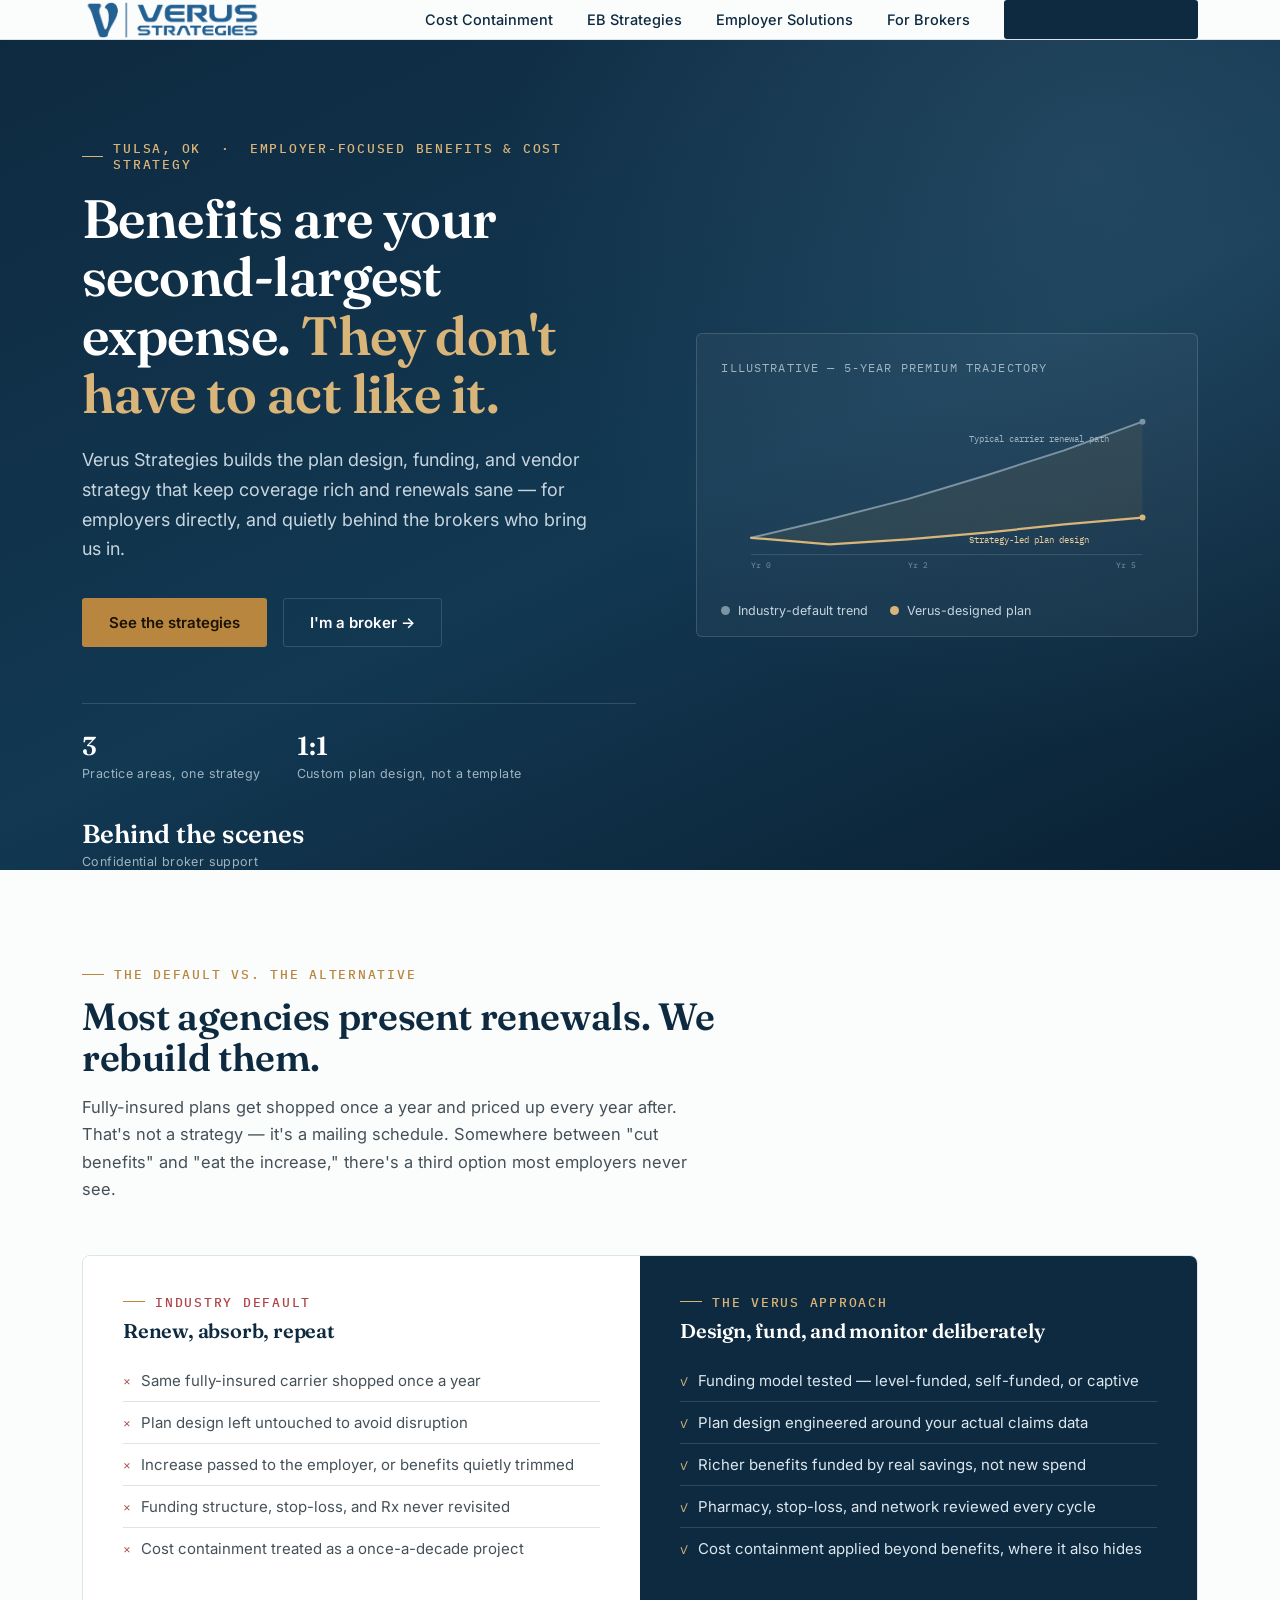
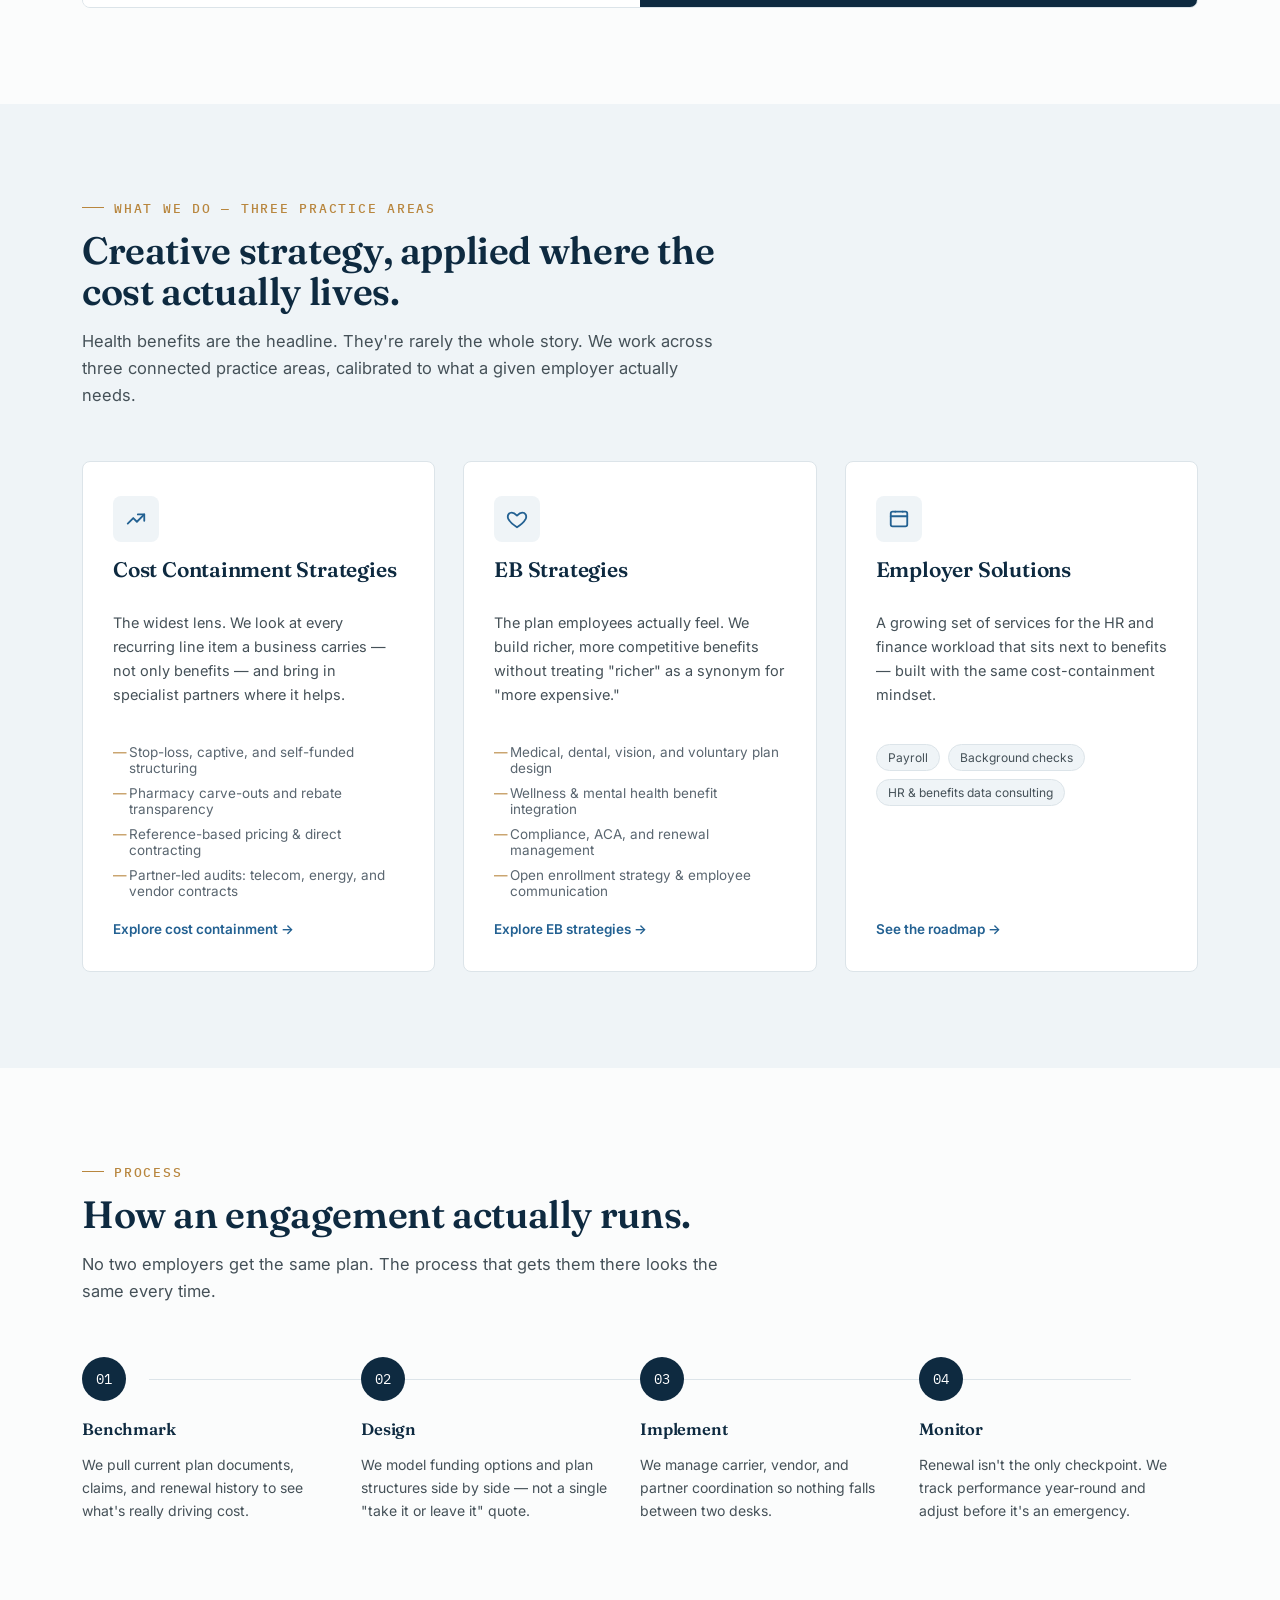
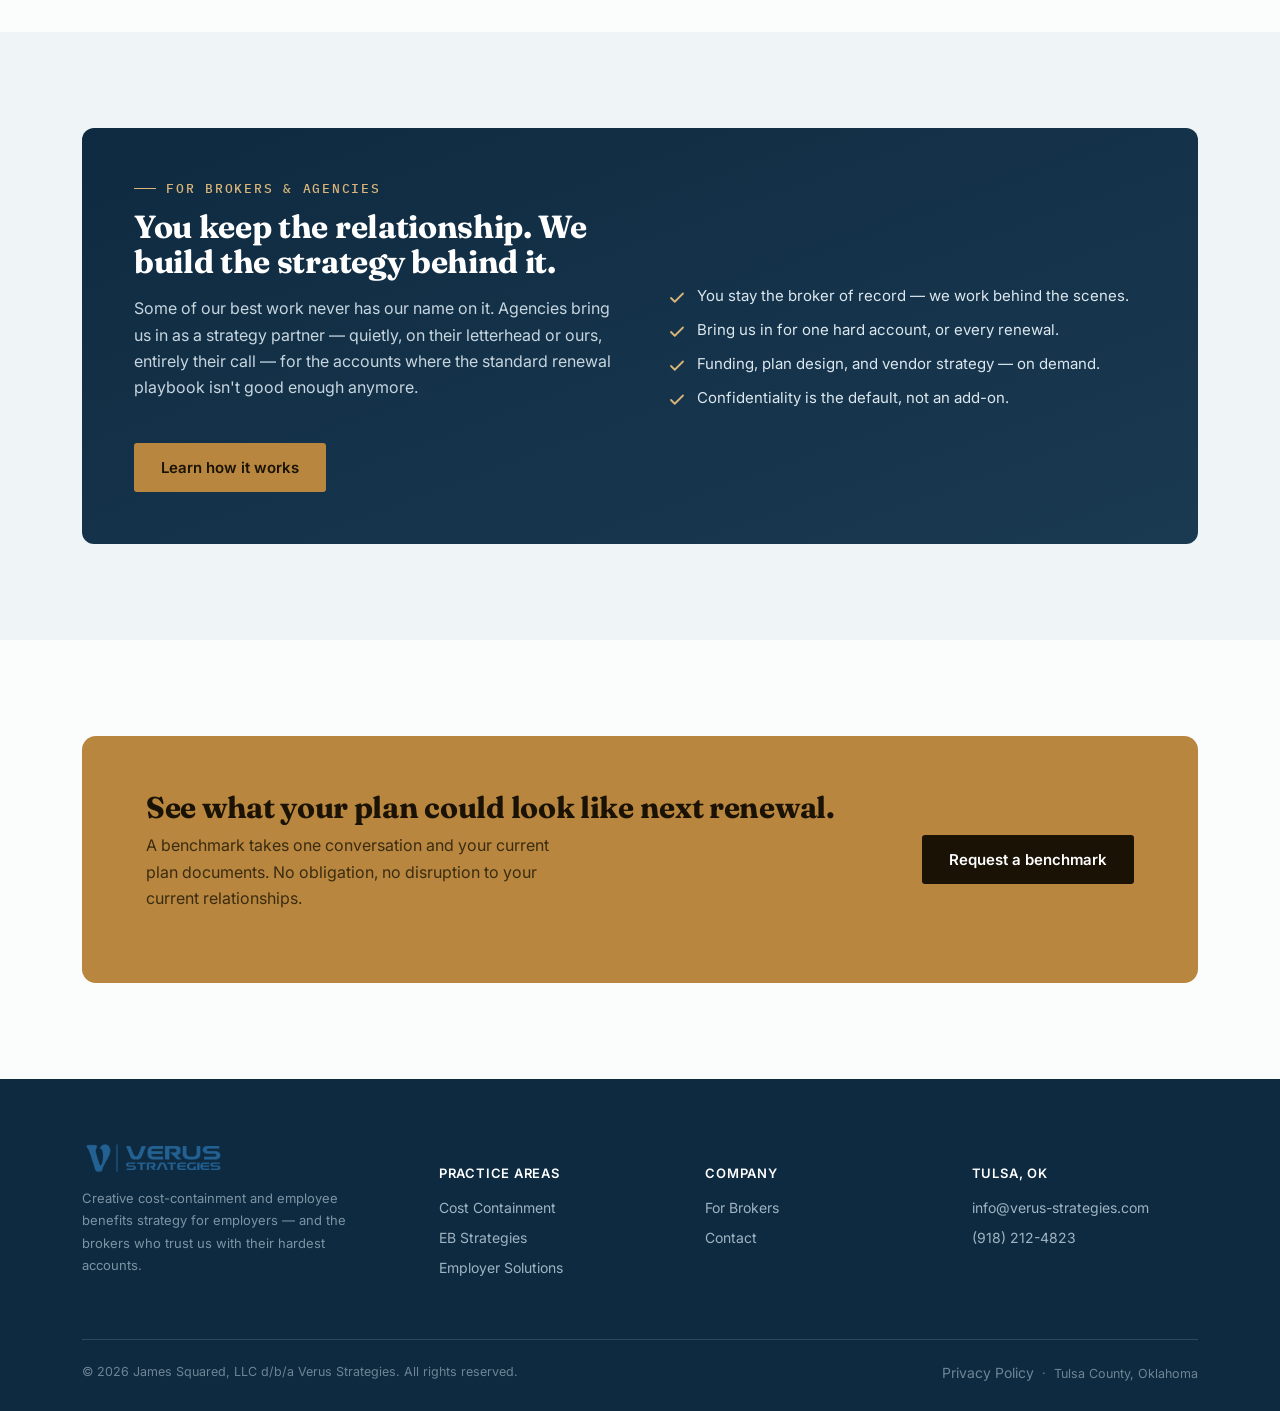
<file: index.html>
<!DOCTYPE html>
<html lang="en">
<head>
<meta charset="UTF-8">
<meta name="viewport" content="width=device-width, initial-scale=1.0">
<meta name="description" content="Verus Strategies builds creative cost-containment and employee benefits strategy for employers in Tulsa, OK and beyond — and partners confidentially with brokers on their hardest accounts.">
<meta property="og:title" content="Cost Containment & Employee Benefits Strategy | Verus Strategies">
<meta property="og:description" content="Verus Strategies builds creative cost-containment and employee benefits strategy for employers in Tulsa, OK and beyond — and partners confidentially with brokers on their hardest accounts.">
<meta property="og:type" content="website">
<meta property="og:site_name" content="Verus Strategies">
<meta property="og:url" content="https://verus-strategies.com/">
<meta name="twitter:card" content="summary">
<meta name="twitter:title" content="Cost Containment & Employee Benefits Strategy | Verus Strategies">
<meta name="twitter:description" content="Verus Strategies builds creative cost-containment and employee benefits strategy for employers in Tulsa, OK and beyond — and partners confidentially with brokers on their hardest accounts.">
<meta name="theme-color" content="#236192">
<link rel="icon" type="image/png" href="assets/images/verus-icon-blue.png">
<title>Verus Strategies — Cost Containment & Employee Benefits Strategy</title>
<link rel="preconnect" href="https://fonts.googleapis.com">
<link rel="preconnect" href="https://fonts.gstatic.com" crossorigin>
<link href="https://fonts.googleapis.com/css2?family=Fraunces:opsz,wght@9..144,400;9..144,500;9..144,600;9..144,650&family=Inter:wght@400;500;600;700&family=IBM+Plex+Mono:wght@400;500&display=swap" rel="stylesheet">
<link rel="stylesheet" href="assets/style.css">
<style>
  .hero{
    background:linear-gradient(155deg, var(--navy) 0%, var(--navy-2) 55%, #0A2032 100%);
    color:#fff;padding:100px 0 0;position:relative;overflow:hidden;
  }
  .hero::before{
    content:"";position:absolute;inset:0;
    background-image:radial-gradient(circle at 85% 15%, rgba(112,150,176,0.18), transparent 45%);
    pointer-events:none;
  }
  .hero-inner{display:grid;grid-template-columns:1.05fr 0.95fr;gap:60px;align-items:center;position:relative;z-index:2;}
  .hero h1{font-size:clamp(34px, 4.4vw, 54px);color:#fff;font-weight:600;max-width:640px;}
  .hero h1 em{font-style:normal;color:var(--brass-light);}
  .hero p.lead{color:#C7D5DF;font-size:18px;max-width:520px;margin-top:22px;}
  .hero-actions{display:flex;gap:16px;margin-top:34px;flex-wrap:wrap;}
  .hero-foot{display:flex;gap:36px;margin-top:56px;padding-top:26px;border-top:1px solid var(--line-dark);flex-wrap:wrap;}
  .hero-foot .stat b{display:block;font-family:'Fraunces',serif;font-size:26px;color:#fff;font-weight:600;}
  .hero-foot .stat span{font-size:12.5px;color:#9FB4C2;letter-spacing:0.03em;}
  .chart-card{background:rgba(255,255,255,0.04);border:1px solid var(--line-dark);border-radius:6px;padding:26px 24px 18px;margin-bottom:40px;}
  .chart-card .chart-title{font-family:'IBM Plex Mono',monospace;font-size:11.5px;letter-spacing:0.1em;text-transform:uppercase;color:#9FB4C2;margin-bottom:14px;}
  .chart-legend{display:flex;gap:22px;margin-top:14px;flex-wrap:wrap;}
  .chart-legend div{display:flex;align-items:center;gap:8px;font-size:12.5px;color:#C7D5DF;}
  .dot{width:9px;height:9px;border-radius:50%;display:inline-block;}
</style>
</head>
<body>

<header>
  <nav class="wrap">
    <a href="index.html" class="logo"><img src="assets/images/verus-logo-blue.png" alt="Verus Strategies" height="32"></a>
    <div class="nav-links">
      <a href="cost-containment.html">Cost Containment</a>
      <a href="eb-strategies.html">EB Strategies</a>
      <a href="employer-solutions.html">Employer Solutions</a>
      <a href="brokers.html">For Brokers</a>
      <a href="contact.html" class="nav-cta">Request a Benchmark</a>
    </div>
    <button class="menu-toggle" aria-label="Menu">
      <svg width="22" height="16" viewBox="0 0 22 16"><rect width="22" height="2" fill="#0E2A40"/><rect y="7" width="22" height="2" fill="#0E2A40"/><rect y="14" width="22" height="2" fill="#0E2A40"/></svg>
    </button>
  </nav>
</header>

<section class="hero">
  <div class="wrap hero-inner">
    <div>
      <div class="eyebrow on-dark">TULSA, OK &nbsp;·&nbsp; EMPLOYER-FOCUSED BENEFITS &amp; COST STRATEGY</div>
      <h1 style="margin-top:18px;">Benefits are your second-largest expense. <em>They don't have to act like it.</em></h1>
      <p class="lead">Verus Strategies builds the plan design, funding, and vendor strategy that keep coverage rich and renewals sane — for employers directly, and quietly behind the brokers who bring us in.</p>
      <div class="hero-actions">
        <a href="cost-containment.html" class="btn btn-primary">See the strategies</a>
        <a href="brokers.html" class="btn btn-ghost">I'm a broker →</a>
      </div>
      <div class="hero-foot">
        <div class="stat"><b>3</b><span>Practice areas, one strategy</span></div>
        <div class="stat"><b>1:1</b><span>Custom plan design, not a template</span></div>
        <div class="stat"><b>Behind&nbsp;the&nbsp;scenes</b><span>Confidential broker support</span></div>
      </div>
    </div>

    <div class="chart-card reveal">
      <div class="chart-title">Illustrative — 5-year premium trajectory</div>
      <svg viewBox="0 0 600 260" width="100%" style="overflow:visible">
        <line x1="40" y1="220" x2="560" y2="220" stroke="rgba(255,255,255,0.18)" stroke-width="1"/>
        <text x="40" y="238" fill="#7C93A3" font-family="IBM Plex Mono" font-size="11">Yr 0</text>
        <text x="248" y="238" fill="#7C93A3" font-family="IBM Plex Mono" font-size="11">Yr 2</text>
        <text x="552" y="238" fill="#7C93A3" font-family="IBM Plex Mono" font-size="11" text-anchor="end">Yr 5</text>
        <polygon points="40,197.65 144,173.06 248,146.24 352,114.94 456,81.43 560,43.43 560,170.83 456,179.77 352,190.94 248,199.88 144,206.59 40,197.65" fill="var(--brass)" opacity="0.10"/>
        <polyline points="40,197.65 144,173.06 248,146.24 352,114.94 456,81.43 560,43.43" fill="none" stroke="#7C93A3" stroke-width="2.5" stroke-linecap="round" stroke-linejoin="round"/>
        <polyline points="40,197.65 144,206.59 248,199.88 352,190.94 456,179.77 560,170.83" fill="none" stroke="var(--brass-light)" stroke-width="3" stroke-linecap="round" stroke-linejoin="round"/>
        <circle cx="560" cy="43.43" r="4" fill="#7C93A3"/>
        <circle cx="560" cy="170.83" r="4" fill="var(--brass-light)"/>
        <text x="330" y="70" fill="#9FB4C2" font-family="IBM Plex Mono" font-size="11.5">Typical carrier renewal path</text>
        <text x="330" y="205" fill="#E9CFA0" font-family="IBM Plex Mono" font-size="11.5">Strategy-led plan design</text>
      </svg>
      <div class="chart-legend">
        <div><span class="dot" style="background:#7C93A3"></span>Industry-default trend</div>
        <div><span class="dot" style="background:var(--brass-light)"></span>Verus-designed plan</div>
      </div>
    </div>
  </div>
</section>

<section id="problem">
  <div class="wrap">
    <div class="section-head reveal">
      <div class="eyebrow">The default vs. the alternative</div>
      <h2>Most agencies present renewals. We rebuild them.</h2>
      <p>Fully-insured plans get shopped once a year and priced up every year after. That's not a strategy — it's a mailing schedule. Somewhere between "cut benefits" and "eat the increase," there's a third option most employers never see.</p>
    </div>
    <div class="compare reveal">
      <div class="default">
        <div class="eyebrow" style="color:#B0464B">Industry default</div>
        <h3>Renew, absorb, repeat</h3>
        <ul>
          <li><span class="mark">×</span>Same fully-insured carrier shopped once a year</li>
          <li><span class="mark">×</span>Plan design left untouched to avoid disruption</li>
          <li><span class="mark">×</span>Increase passed to the employer, or benefits quietly trimmed</li>
          <li><span class="mark">×</span>Funding structure, stop-loss, and Rx never revisited</li>
          <li><span class="mark">×</span>Cost containment treated as a once-a-decade project</li>
        </ul>
      </div>
      <div class="verus">
        <div class="eyebrow">The Verus approach</div>
        <h3>Design, fund, and monitor deliberately</h3>
        <ul>
          <li><span class="mark">✓</span>Funding model tested — level-funded, self-funded, or captive</li>
          <li><span class="mark">✓</span>Plan design engineered around your actual claims data</li>
          <li><span class="mark">✓</span>Richer benefits funded by real savings, not new spend</li>
          <li><span class="mark">✓</span>Pharmacy, stop-loss, and network reviewed every cycle</li>
          <li><span class="mark">✓</span>Cost containment applied beyond benefits, where it also hides</li>
        </ul>
      </div>
    </div>
  </div>
</section>

<section class="section-alt">
  <div class="wrap">
    <div class="section-head reveal">
      <div class="eyebrow">What we do — three practice areas</div>
      <h2>Creative strategy, applied where the cost actually lives.</h2>
      <p>Health benefits are the headline. They're rarely the whole story. We work across three connected practice areas, calibrated to what a given employer actually needs.</p>
    </div>

    <div class="pillars">
      <div class="pillar reveal">
        <div class="icon">
          <svg width="22" height="22" viewBox="0 0 24 24" fill="none"><path d="M3 17l6-6 4 4 8-8" stroke="currentColor" stroke-width="2" stroke-linecap="round" stroke-linejoin="round"/><path d="M14 7h7v7" stroke="currentColor" stroke-width="2" stroke-linecap="round" stroke-linejoin="round"/></svg>
        </div>
        <h3>Cost Containment Strategies</h3>
        <p>The widest lens. We look at every recurring line item a business carries — not only benefits — and bring in specialist partners where it helps.</p>
        <ul>
          <li>Stop-loss, captive, and self-funded structuring</li>
          <li>Pharmacy carve-outs and rebate transparency</li>
          <li>Reference-based pricing &amp; direct contracting</li>
          <li>Partner-led audits: telecom, energy, and vendor contracts</li>
        </ul>
        <a href="cost-containment.html" class="learn-more">Explore cost containment →</a>
      </div>

      <div class="pillar reveal">
        <div class="icon">
          <svg width="22" height="22" viewBox="0 0 24 24" fill="none"><path d="M12 21s-7-4.35-9.5-9.1C1 8.4 2.9 5 6.3 5 8.4 5 10 6.2 12 8.3 14 6.2 15.6 5 17.7 5c3.4 0 5.3 3.4 3.8 6.9C19 16.65 12 21 12 21z" stroke="currentColor" stroke-width="2" stroke-linejoin="round"/></svg>
        </div>
        <h3>EB Strategies</h3>
        <p>The plan employees actually feel. We build richer, more competitive benefits without treating "richer" as a synonym for "more expensive."</p>
        <ul>
          <li>Medical, dental, vision, and voluntary plan design</li>
          <li>Wellness &amp; mental health benefit integration</li>
          <li>Compliance, ACA, and renewal management</li>
          <li>Open enrollment strategy &amp; employee communication</li>
        </ul>
        <a href="eb-strategies.html" class="learn-more">Explore EB strategies →</a>
      </div>

      <div class="pillar reveal">
        <div class="icon">
          <svg width="22" height="22" viewBox="0 0 24 24" fill="none"><rect x="3" y="4" width="18" height="16" rx="2" stroke="currentColor" stroke-width="2"/><path d="M3 9h18M8 4v0M16 4v0" stroke="currentColor" stroke-width="2" stroke-linecap="round"/></svg>
        </div>
        <h3>Employer Solutions</h3>
        <p>A growing set of services for the HR and finance workload that sits next to benefits — built with the same cost-containment mindset.</p>
        <div class="roadmap-chips">
          <span class="chip">Payroll</span>
          <span class="chip">Background checks</span>
          <span class="chip">HR &amp; benefits data consulting</span>
        </div>
        <a href="employer-solutions.html" class="learn-more">See the roadmap →</a>
      </div>
    </div>
  </div>
</section>

<section>
  <div class="wrap">
    <div class="section-head reveal">
      <div class="eyebrow">Process</div>
      <h2>How an engagement actually runs.</h2>
      <p>No two employers get the same plan. The process that gets them there looks the same every time.</p>
    </div>
    <div class="process">
      <div class="step reveal">
        <div class="num">01</div>
        <h4>Benchmark</h4>
        <p>We pull current plan documents, claims, and renewal history to see what's really driving cost.</p>
      </div>
      <div class="step reveal">
        <div class="num">02</div>
        <h4>Design</h4>
        <p>We model funding options and plan structures side by side — not a single "take it or leave it" quote.</p>
      </div>
      <div class="step reveal">
        <div class="num">03</div>
        <h4>Implement</h4>
        <p>We manage carrier, vendor, and partner coordination so nothing falls between two desks.</p>
      </div>
      <div class="step reveal">
        <div class="num">04</div>
        <h4>Monitor</h4>
        <p>Renewal isn't the only checkpoint. We track performance year-round and adjust before it's an emergency.</p>
      </div>
    </div>
  </div>
</section>

<section class="section-alt">
  <div class="wrap">
    <div class="callout dark reveal">
      <div>
        <div class="eyebrow on-dark">For brokers &amp; agencies</div>
        <h2 style="margin-top:14px;font-size:clamp(26px,3vw,32px);">You keep the relationship. We build the strategy behind it.</h2>
        <p style="margin-top:16px;">Some of our best work never has our name on it. Agencies bring us in as a strategy partner — quietly, on their letterhead or ours, entirely their call — for the accounts where the standard renewal playbook isn't good enough anymore.</p>
        <a href="brokers.html" class="btn btn-primary" style="margin-top:26px;">Learn how it works</a>
      </div>
      <ul>
        <li><svg width="18" height="18" viewBox="0 0 24 24" fill="none"><path d="M20 6L9 17l-5-5" stroke="#D9B579" stroke-width="2.4" stroke-linecap="round" stroke-linejoin="round"/></svg>You stay the broker of record — we work behind the scenes.</li>
        <li><svg width="18" height="18" viewBox="0 0 24 24" fill="none"><path d="M20 6L9 17l-5-5" stroke="#D9B579" stroke-width="2.4" stroke-linecap="round" stroke-linejoin="round"/></svg>Bring us in for one hard account, or every renewal.</li>
        <li><svg width="18" height="18" viewBox="0 0 24 24" fill="none"><path d="M20 6L9 17l-5-5" stroke="#D9B579" stroke-width="2.4" stroke-linecap="round" stroke-linejoin="round"/></svg>Funding, plan design, and vendor strategy — on demand.</li>
        <li><svg width="18" height="18" viewBox="0 0 24 24" fill="none"><path d="M20 6L9 17l-5-5" stroke="#D9B579" stroke-width="2.4" stroke-linecap="round" stroke-linejoin="round"/></svg>Confidentiality is the default, not an add-on.</li>
      </ul>
    </div>
  </div>
</section>

<section>
  <div class="wrap">
    <div class="cta-band reveal">
      <div>
        <h2>See what your plan could look like next renewal.</h2>
        <p>A benchmark takes one conversation and your current plan documents. No obligation, no disruption to your current relationships.</p>
      </div>
      <a href="contact.html" class="btn btn-primary">Request a benchmark</a>
    </div>
  </div>
</section>

<footer>
  <div class="wrap">
    <div class="footer-grid">
      <div>
        <div class="foot-logo"><img src="assets/images/verus-logo-white.png" alt="Verus Strategies" height="26"></div>
        <p class="foot-note">Creative cost-containment and employee benefits strategy for employers — and the brokers who trust us with their hardest accounts.</p>
      </div>
      <div>
        <h5>Practice Areas</h5>
        <ul>
          <li><a href="cost-containment.html">Cost Containment</a></li>
          <li><a href="eb-strategies.html">EB Strategies</a></li>
          <li><a href="employer-solutions.html">Employer Solutions</a></li>
        </ul>
      </div>
      <div>
        <h5>Company</h5>
        <ul>
          <li><a href="brokers.html">For Brokers</a></li>
          <li><a href="contact.html">Contact</a></li>
        </ul>
      </div>
      <div>
        <h5>Tulsa, OK</h5>
        <ul>
          <li><a href="mailto:info@verus-strategies.com">info@verus-strategies.com</a></li>
          <li><a href="tel:+19182124823">(918) 212-4823</a></li>
        </ul>
      </div>
    </div>
    <div class="foot-bottom">
      <span>© 2026 James Squared, LLC d/b/a Verus Strategies. All rights reserved.</span>
      <span><a href="privacy-policy.html" style="color:inherit;">Privacy Policy</a> &nbsp;·&nbsp; Tulsa County, Oklahoma</span>
    </div>
  </div>
</footer>

<script src="assets/main.js"></script>
</body>
</html>
</file>
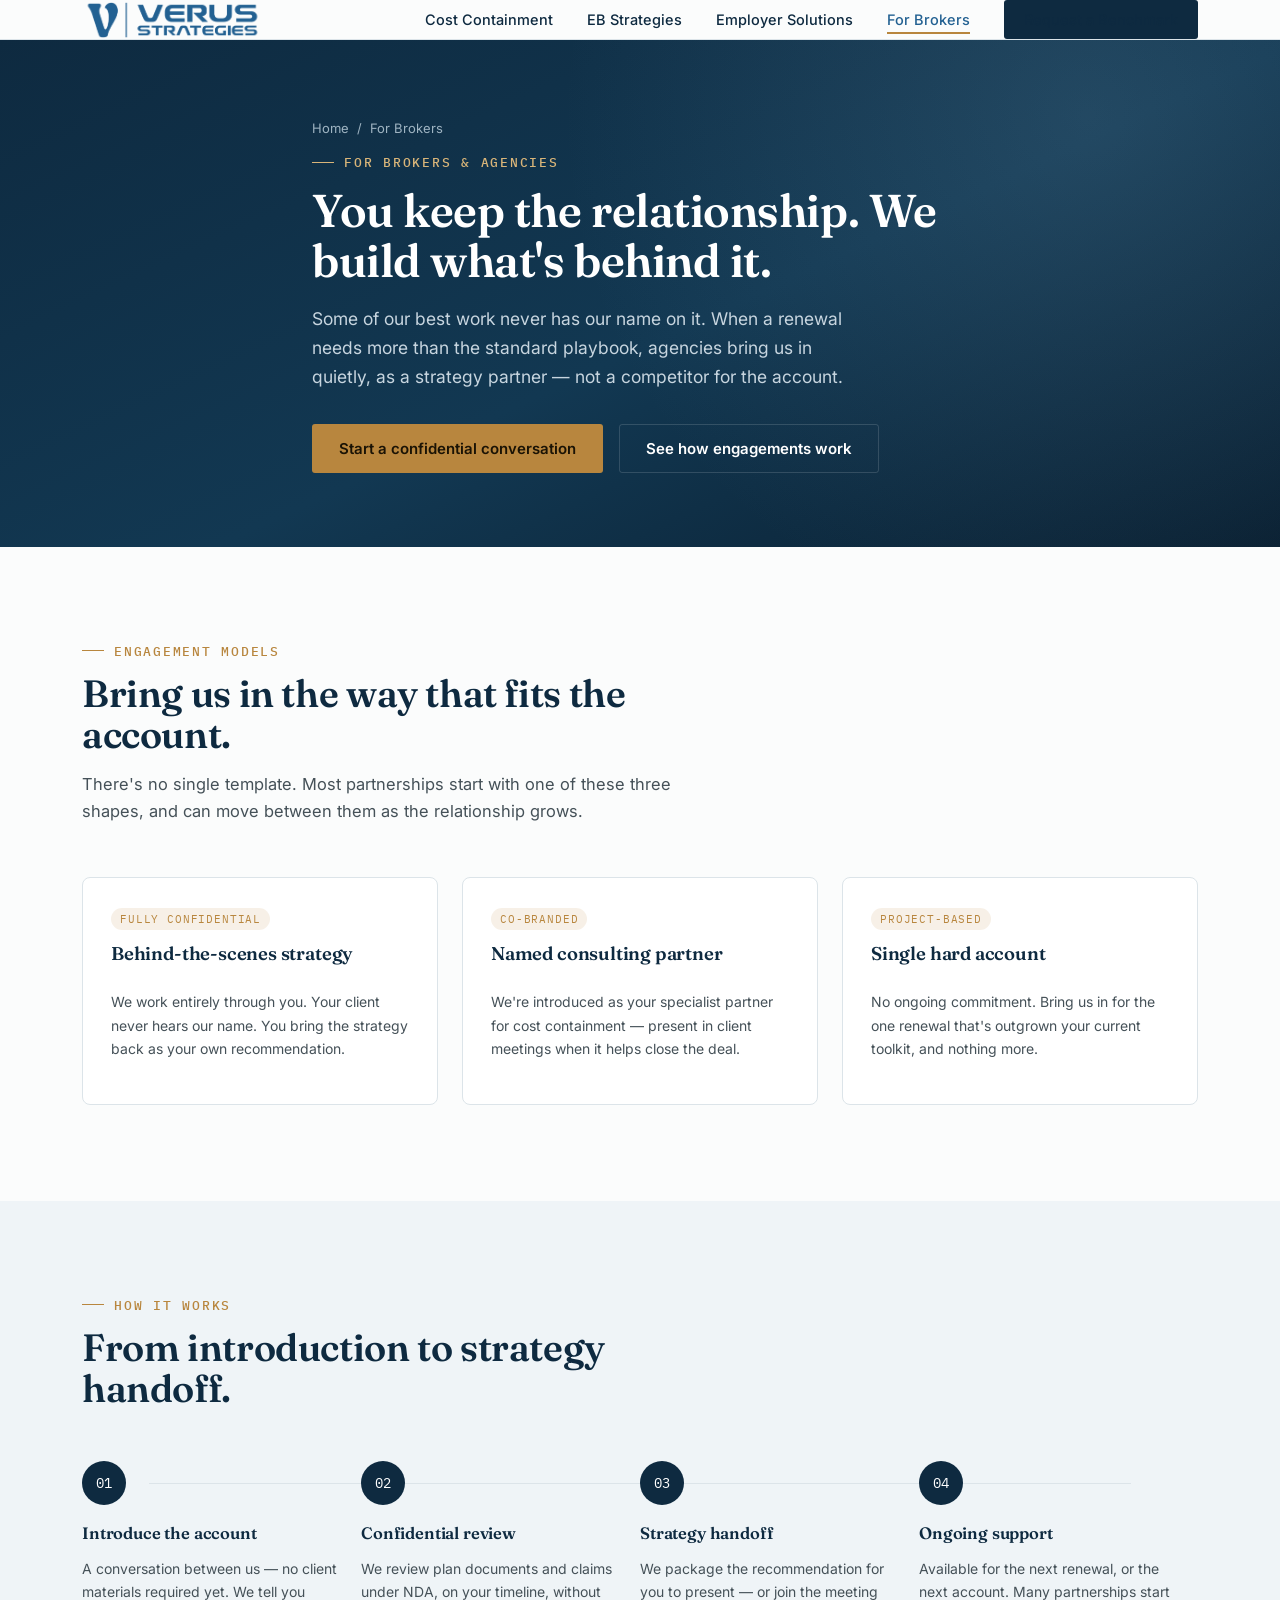
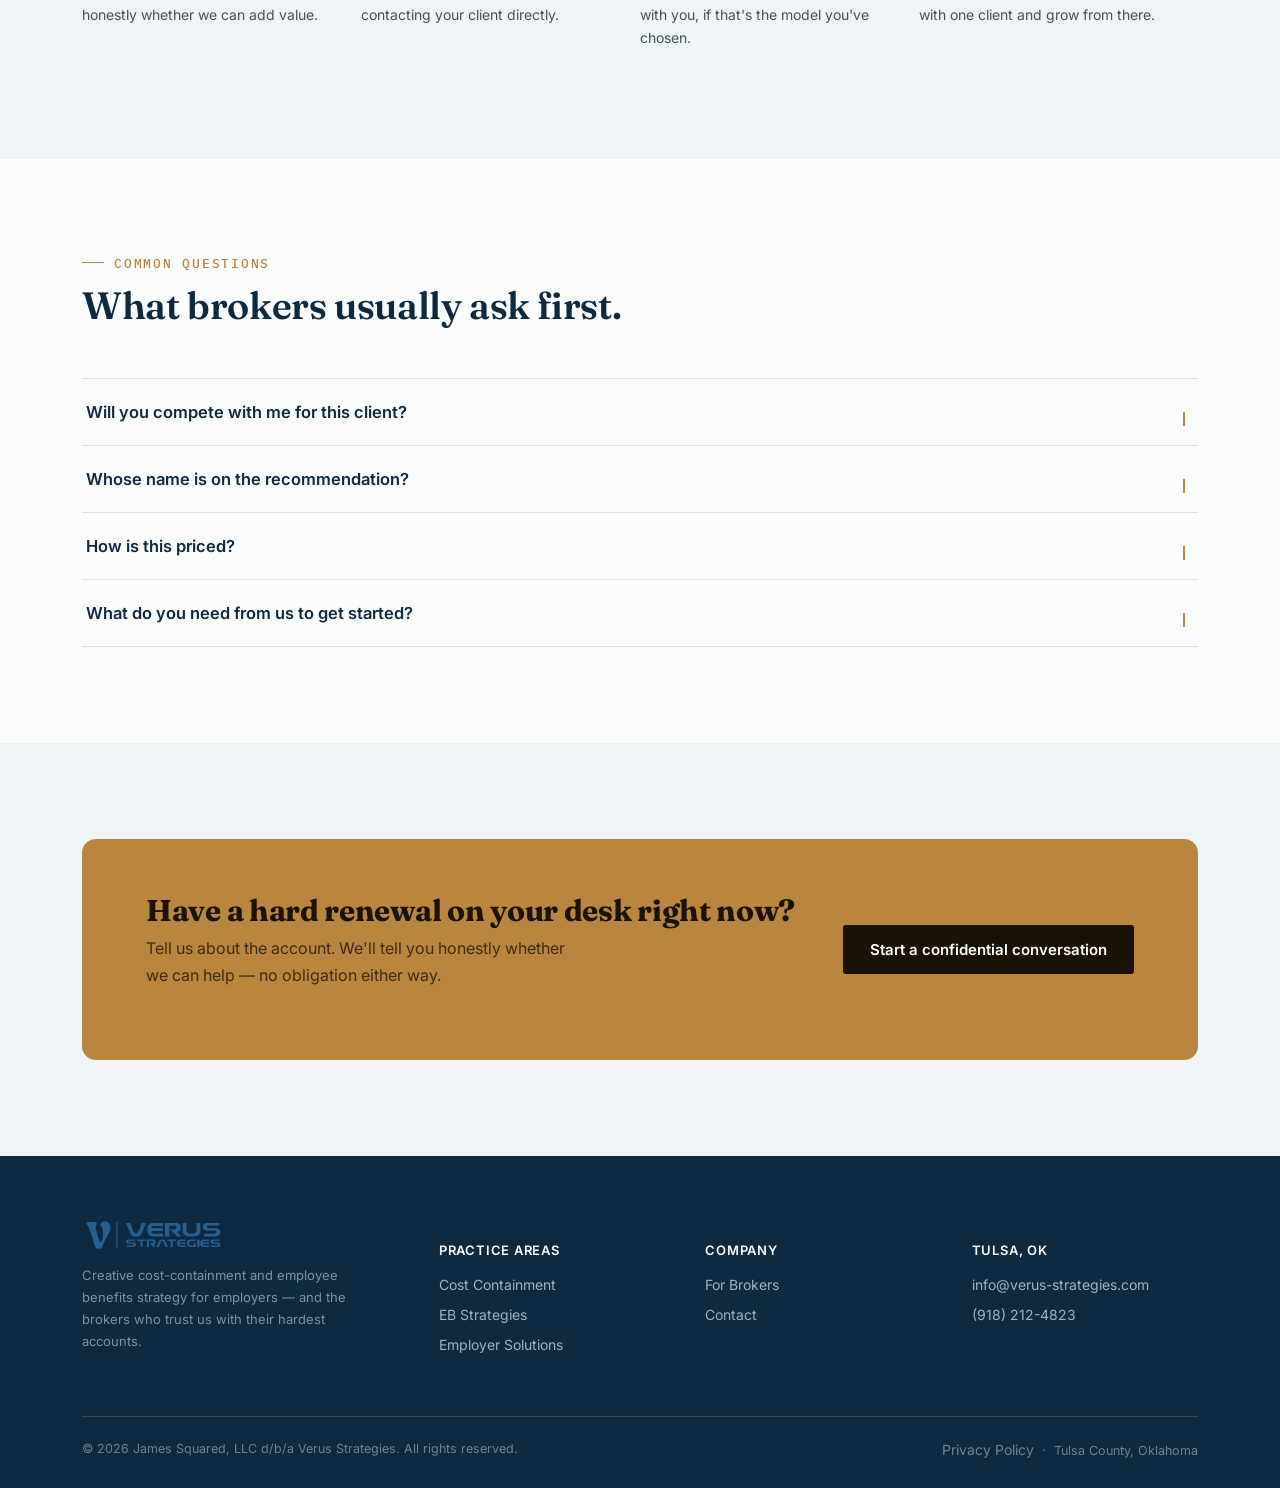
<file: brokers.html>
<!DOCTYPE html>
<html lang="en">
<head>
<meta charset="UTF-8">
<meta name="viewport" content="width=device-width, initial-scale=1.0">
<meta name="description" content="Confidential strategy partnership for brokers and agencies. You keep the client relationship — we build the cost-containment strategy behind it.">
<meta property="og:title" content="For Brokers & Agencies | Verus Strategies">
<meta property="og:description" content="Confidential strategy partnership for brokers and agencies. You keep the client relationship — we build the cost-containment strategy behind it.">
<meta property="og:type" content="website">
<meta property="og:site_name" content="Verus Strategies">
<meta property="og:url" content="https://verus-strategies.com/brokers.html">
<meta name="twitter:card" content="summary">
<meta name="twitter:title" content="For Brokers & Agencies | Verus Strategies">
<meta name="twitter:description" content="Confidential strategy partnership for brokers and agencies. You keep the client relationship — we build the cost-containment strategy behind it.">
<meta name="theme-color" content="#236192">
<link rel="icon" type="image/png" href="assets/images/verus-icon-blue.png">
<title>For Brokers — Verus Strategies</title>
<link rel="preconnect" href="https://fonts.googleapis.com">
<link rel="preconnect" href="https://fonts.gstatic.com" crossorigin>
<link href="https://fonts.googleapis.com/css2?family=Fraunces:opsz,wght@9..144,400;9..144,500;9..144,600;9..144,650&family=Inter:wght@400;500;600;700&family=IBM+Plex+Mono:wght@400;500&display=swap" rel="stylesheet">
<link rel="stylesheet" href="assets/style.css">
<style>
  .model-grid{display:grid;grid-template-columns:repeat(3,1fr);gap:24px;}
  .model-card{
    background:#fff;border:1px solid var(--line);border-radius:8px;padding:30px 28px;
    display:flex;flex-direction:column;gap:12px;
  }
  .model-card .tag{margin-bottom:2px;}
  .model-card h3{font-size:18.5px;font-weight:600;}
  .model-card p{font-size:14px;}
  @media (max-width:980px){.model-grid{grid-template-columns:1fr;}}
</style>
</head>
<body>

<header>
  <nav class="wrap">
    <a href="index.html" class="logo"><img src="assets/images/verus-logo-blue.png" alt="Verus Strategies" height="32"></a>
    <div class="nav-links">
      <a href="cost-containment.html">Cost Containment</a>
      <a href="eb-strategies.html">EB Strategies</a>
      <a href="employer-solutions.html">Employer Solutions</a>
      <a href="brokers.html" class="active">For Brokers</a>
      <a href="contact.html" class="nav-cta">Request a Benchmark</a>
    </div>
    <button class="menu-toggle" aria-label="Menu">
      <svg width="22" height="16" viewBox="0 0 22 16"><rect width="22" height="2" fill="#0E2A40"/><rect y="7" width="22" height="2" fill="#0E2A40"/><rect y="14" width="22" height="2" fill="#0E2A40"/></svg>
    </button>
  </nav>
</header>

<section class="page-hero">
  <div class="wrap inner">
    <div class="breadcrumb"><a href="index.html">Home</a> / <span>For Brokers</span></div>
    <div class="eyebrow on-dark">For Brokers &amp; Agencies</div>
    <h1>You keep the relationship. We build what's behind it.</h1>
    <p class="lead">Some of our best work never has our name on it. When a renewal needs more than the standard playbook, agencies bring us in quietly, as a strategy partner — not a competitor for the account.</p>
    <div class="hero-actions">
      <a href="contact.html" class="btn btn-primary">Start a confidential conversation</a>
      <a href="#models" class="btn btn-ghost">See how engagements work</a>
    </div>
  </div>
</section>

<section id="models">
  <div class="wrap">
    <div class="section-head reveal">
      <div class="eyebrow">Engagement models</div>
      <h2>Bring us in the way that fits the account.</h2>
      <p>There's no single template. Most partnerships start with one of these three shapes, and can move between them as the relationship grows.</p>
    </div>
    <div class="model-grid">
      <div class="model-card reveal">
        <span class="tag">Fully confidential</span>
        <h3>Behind-the-scenes strategy</h3>
        <p>We work entirely through you. Your client never hears our name. You bring the strategy back as your own recommendation.</p>
      </div>
      <div class="model-card reveal">
        <span class="tag">Co-branded</span>
        <h3>Named consulting partner</h3>
        <p>We're introduced as your specialist partner for cost containment — present in client meetings when it helps close the deal.</p>
      </div>
      <div class="model-card reveal">
        <span class="tag">Project-based</span>
        <h3>Single hard account</h3>
        <p>No ongoing commitment. Bring us in for the one renewal that's outgrown your current toolkit, and nothing more.</p>
      </div>
    </div>
  </div>
</section>

<section class="section-alt">
  <div class="wrap">
    <div class="section-head reveal">
      <div class="eyebrow">How it works</div>
      <h2>From introduction to strategy handoff.</h2>
    </div>
    <div class="process reveal">
      <div class="step">
        <div class="num">01</div>
        <h4>Introduce the account</h4>
        <p>A conversation between us — no client materials required yet. We tell you honestly whether we can add value.</p>
      </div>
      <div class="step">
        <div class="num">02</div>
        <h4>Confidential review</h4>
        <p>We review plan documents and claims under NDA, on your timeline, without contacting your client directly.</p>
      </div>
      <div class="step">
        <div class="num">03</div>
        <h4>Strategy handoff</h4>
        <p>We package the recommendation for you to present — or join the meeting with you, if that's the model you've chosen.</p>
      </div>
      <div class="step">
        <div class="num">04</div>
        <h4>Ongoing support</h4>
        <p>Available for the next renewal, or the next account. Many partnerships start with one client and grow from there.</p>
      </div>
    </div>
  </div>
</section>

<section>
  <div class="wrap">
    <div class="section-head reveal">
      <div class="eyebrow">Common questions</div>
      <h2>What brokers usually ask first.</h2>
    </div>
    <div class="faq-list reveal">
      <div class="faq-item">
        <button class="faq-q"><span>Will you compete with me for this client?</span><span class="plus"></span></button>
        <div class="faq-a"><p>No. We don't hold client relationships in these engagements — you do. Our incentive is a strong outcome on your renewal, not a seat at your table long-term.</p></div>
      </div>
      <div class="faq-item">
        <button class="faq-q"><span>Whose name is on the recommendation?</span><span class="plus"></span></button>
        <div class="faq-a"><p>Whichever you prefer. Many agencies keep it fully white-label; others introduce us by name when it strengthens the pitch. That choice is yours, account by account.</p></div>
      </div>
      <div class="faq-item">
        <button class="faq-q"><span>How is this priced?</span><span class="plus"></span></button>
        <div class="faq-a"><p>It depends on the engagement model and the account. We'll walk through options — including scenarios with no upfront cost to you — on an initial call.</p></div>
      </div>
      <div class="faq-item">
        <button class="faq-q"><span>What do you need from us to get started?</span><span class="plus"></span></button>
        <div class="faq-a"><p>Just a conversation to start. If it looks like a fit, we'll ask for current plan documents and claims history under a confidentiality agreement.</p></div>
      </div>
    </div>
  </div>
</section>

<section class="section-alt">
  <div class="wrap">
    <div class="cta-band reveal">
      <div>
        <h2>Have a hard renewal on your desk right now?</h2>
        <p>Tell us about the account. We'll tell you honestly whether we can help — no obligation either way.</p>
      </div>
      <a href="contact.html" class="btn btn-primary">Start a confidential conversation</a>
    </div>
  </div>
</section>

<footer>
  <div class="wrap">
    <div class="footer-grid">
      <div>
        <div class="foot-logo"><img src="assets/images/verus-logo-white.png" alt="Verus Strategies" height="26"></div>
        <p class="foot-note">Creative cost-containment and employee benefits strategy for employers — and the brokers who trust us with their hardest accounts.</p>
      </div>
      <div>
        <h5>Practice Areas</h5>
        <ul>
          <li><a href="cost-containment.html">Cost Containment</a></li>
          <li><a href="eb-strategies.html">EB Strategies</a></li>
          <li><a href="employer-solutions.html">Employer Solutions</a></li>
        </ul>
      </div>
      <div>
        <h5>Company</h5>
        <ul>
          <li><a href="brokers.html">For Brokers</a></li>
          <li><a href="contact.html">Contact</a></li>
        </ul>
      </div>
      <div>
        <h5>Tulsa, OK</h5>
        <ul>
          <li><a href="mailto:info@verus-strategies.com">info@verus-strategies.com</a></li>
          <li><a href="tel:+19182124823">(918) 212-4823</a></li>
        </ul>
      </div>
    </div>
    <div class="foot-bottom">
      <span>© 2026 James Squared, LLC d/b/a Verus Strategies. All rights reserved.</span>
      <span><a href="privacy-policy.html" style="color:inherit;">Privacy Policy</a> &nbsp;·&nbsp; Tulsa County, Oklahoma</span>
    </div>
  </div>
</footer>

<script src="assets/main.js"></script>
</body>
</html>
</file>
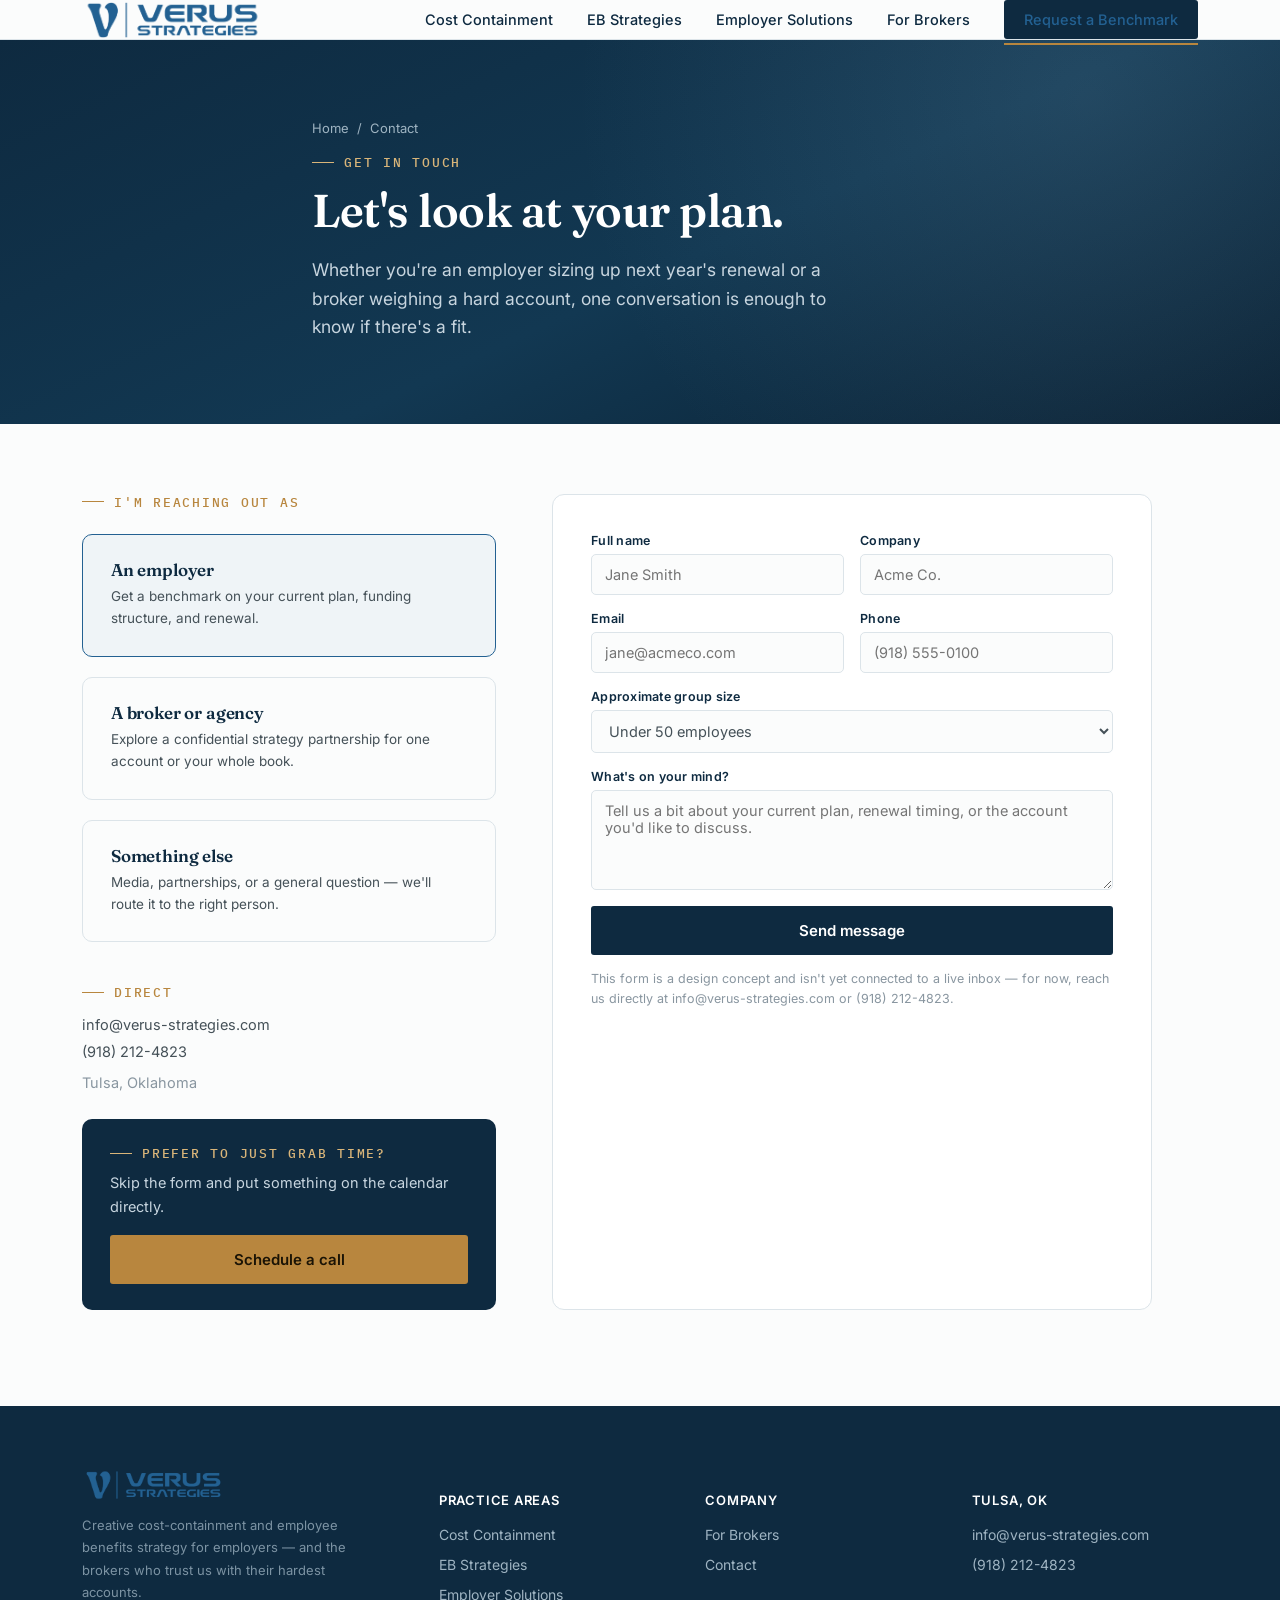
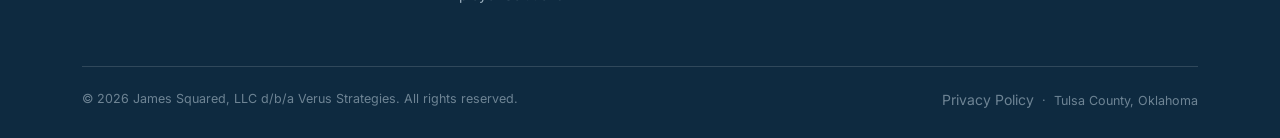
<file: contact.html>
<!DOCTYPE html>
<html lang="en">
<head>
<meta charset="UTF-8">
<meta name="viewport" content="width=device-width, initial-scale=1.0">
<meta name="description" content="Get in touch with Verus Strategies for a benchmark on your employee benefits plan, or start a confidential broker partnership conversation.">
<meta property="og:title" content="Contact | Verus Strategies">
<meta property="og:description" content="Get in touch with Verus Strategies for a benchmark on your employee benefits plan, or start a confidential broker partnership conversation.">
<meta property="og:type" content="website">
<meta property="og:site_name" content="Verus Strategies">
<meta property="og:url" content="https://verus-strategies.com/contact.html">
<meta name="twitter:card" content="summary">
<meta name="twitter:title" content="Contact | Verus Strategies">
<meta name="twitter:description" content="Get in touch with Verus Strategies for a benchmark on your employee benefits plan, or start a confidential broker partnership conversation.">
<meta name="theme-color" content="#236192">
<link rel="icon" type="image/png" href="assets/images/verus-icon-blue.png">
<title>Contact — Verus Strategies</title>
<link rel="preconnect" href="https://fonts.googleapis.com">
<link rel="preconnect" href="https://fonts.gstatic.com" crossorigin>
<link href="https://fonts.googleapis.com/css2?family=Fraunces:opsz,wght@9..144,400;9..144,500;9..144,600;9..144,650&family=Inter:wght@400;500;600;700&family=IBM+Plex+Mono:wght@400;500&display=swap" rel="stylesheet">
<link rel="stylesheet" href="assets/style.css">
</head>
<body>

<header>
  <nav class="wrap">
    <a href="index.html" class="logo"><img src="assets/images/verus-logo-blue.png" alt="Verus Strategies" height="32"></a>
    <div class="nav-links">
      <a href="cost-containment.html">Cost Containment</a>
      <a href="eb-strategies.html">EB Strategies</a>
      <a href="employer-solutions.html">Employer Solutions</a>
      <a href="brokers.html">For Brokers</a>
      <a href="contact.html" class="nav-cta active">Request a Benchmark</a>
    </div>
    <button class="menu-toggle" aria-label="Menu">
      <svg width="22" height="16" viewBox="0 0 22 16"><rect width="22" height="2" fill="#0E2A40"/><rect y="7" width="22" height="2" fill="#0E2A40"/><rect y="14" width="22" height="2" fill="#0E2A40"/></svg>
    </button>
  </nav>
</header>

<section class="page-hero" style="padding-bottom:64px;">
  <div class="wrap inner">
    <div class="breadcrumb"><a href="index.html">Home</a> / <span>Contact</span></div>
    <div class="eyebrow on-dark">Get in touch</div>
    <h1>Let's look at your plan.</h1>
    <p class="lead">Whether you're an employer sizing up next year's renewal or a broker weighing a hard account, one conversation is enough to know if there's a fit.</p>
  </div>
</section>

<section style="padding-top:70px;">
  <div class="wrap">
    <div class="contact-grid">
      <div>
        <div class="section-head reveal" style="margin-bottom:24px;">
          <div class="eyebrow">I'm reaching out as</div>
        </div>
        <div class="contact-paths reveal">
          <div class="path-card active" data-audience="Employer">
            <h4>An employer</h4>
            <p>Get a benchmark on your current plan, funding structure, and renewal.</p>
          </div>
          <div class="path-card" data-audience="Broker">
            <h4>A broker or agency</h4>
            <p>Explore a confidential strategy partnership for one account or your whole book.</p>
          </div>
          <div class="path-card" data-audience="Other">
            <h4>Something else</h4>
            <p>Media, partnerships, or a general question — we'll route it to the right person.</p>
          </div>
        </div>

        <div class="contact-info reveal">
          <div class="eyebrow" style="margin-top:26px;margin-bottom:6px;">Direct</div>
          <a href="mailto:info@verus-strategies.com">info@verus-strategies.com</a>
          <a href="tel:+19182124823">(918) 212-4823</a>
          <span style="color:#8996A0;margin-top:4px;">Tulsa, Oklahoma</span>
        </div>

        <div class="reveal" style="margin-top:28px;background:var(--navy);border-radius:10px;padding:26px 28px;color:#DCE7EE;">
          <div class="eyebrow on-dark" style="margin-bottom:10px;">Prefer to just grab time?</div>
          <p style="color:#C7D5DF;font-size:14.5px;margin:0 0 16px;">Skip the form and put something on the calendar directly.</p>
          <a href="https://calendar.app.google/GQjbwco7bnYRaSpi9" target="_blank" rel="noopener" class="btn btn-primary" style="width:100%;justify-content:center;">Schedule a call</a>
        </div>
      </div>

      <div class="form-card reveal">
        <form id="contact-form">
          <input type="hidden" id="audience-field" name="audience" value="Employer">
          <div class="form-row">
            <div class="form-field">
              <label for="name">Full name</label>
              <input type="text" id="name" name="name" required placeholder="Jane Smith">
            </div>
            <div class="form-field">
              <label for="company">Company</label>
              <input type="text" id="company" name="company" placeholder="Acme Co.">
            </div>
          </div>
          <div class="form-row">
            <div class="form-field">
              <label for="email">Email</label>
              <input type="email" id="email" name="email" required placeholder="jane@acmeco.com">
            </div>
            <div class="form-field">
              <label for="phone">Phone</label>
              <input type="tel" id="phone" name="phone" placeholder="(918) 555-0100">
            </div>
          </div>
          <div class="form-row">
            <div class="form-field full">
              <label for="employees">Approximate group size</label>
              <select id="employees" name="employees">
                <option>Under 50 employees</option>
                <option>50–200 employees</option>
                <option>200–1,000 employees</option>
                <option>1,000+ employees</option>
                <option>Not applicable</option>
              </select>
            </div>
          </div>
          <div class="form-row">
            <div class="form-field full">
              <label for="message">What's on your mind?</label>
              <textarea id="message" name="message" placeholder="Tell us a bit about your current plan, renewal timing, or the account you'd like to discuss."></textarea>
            </div>
          </div>
          <button type="submit" class="btn btn-dark" style="width:100%;justify-content:center;">Send message</button>
          <p class="form-note">This form is a design concept and isn't yet connected to a live inbox — for now, reach us directly at info@verus-strategies.com or (918) 212-4823.</p>
          <div class="form-success" id="form-success">Thanks — this is a concept form, so nothing was actually sent. In the live site, this confirms we've received your message and someone will follow up within one business day.</div>
        </form>
      </div>
    </div>
  </div>
</section>

<footer>
  <div class="wrap">
    <div class="footer-grid">
      <div>
        <div class="foot-logo"><img src="assets/images/verus-logo-white.png" alt="Verus Strategies" height="26"></div>
        <p class="foot-note">Creative cost-containment and employee benefits strategy for employers — and the brokers who trust us with their hardest accounts.</p>
      </div>
      <div>
        <h5>Practice Areas</h5>
        <ul>
          <li><a href="cost-containment.html">Cost Containment</a></li>
          <li><a href="eb-strategies.html">EB Strategies</a></li>
          <li><a href="employer-solutions.html">Employer Solutions</a></li>
        </ul>
      </div>
      <div>
        <h5>Company</h5>
        <ul>
          <li><a href="brokers.html">For Brokers</a></li>
          <li><a href="contact.html">Contact</a></li>
        </ul>
      </div>
      <div>
        <h5>Tulsa, OK</h5>
        <ul>
          <li><a href="mailto:info@verus-strategies.com">info@verus-strategies.com</a></li>
          <li><a href="tel:+19182124823">(918) 212-4823</a></li>
        </ul>
      </div>
    </div>
    <div class="foot-bottom">
      <span>© 2026 James Squared, LLC d/b/a Verus Strategies. All rights reserved.</span>
      <span><a href="privacy-policy.html" style="color:inherit;">Privacy Policy</a> &nbsp;·&nbsp; Tulsa County, Oklahoma</span>
    </div>
  </div>
</footer>

<script src="assets/main.js"></script>
</body>
</html>
</file>
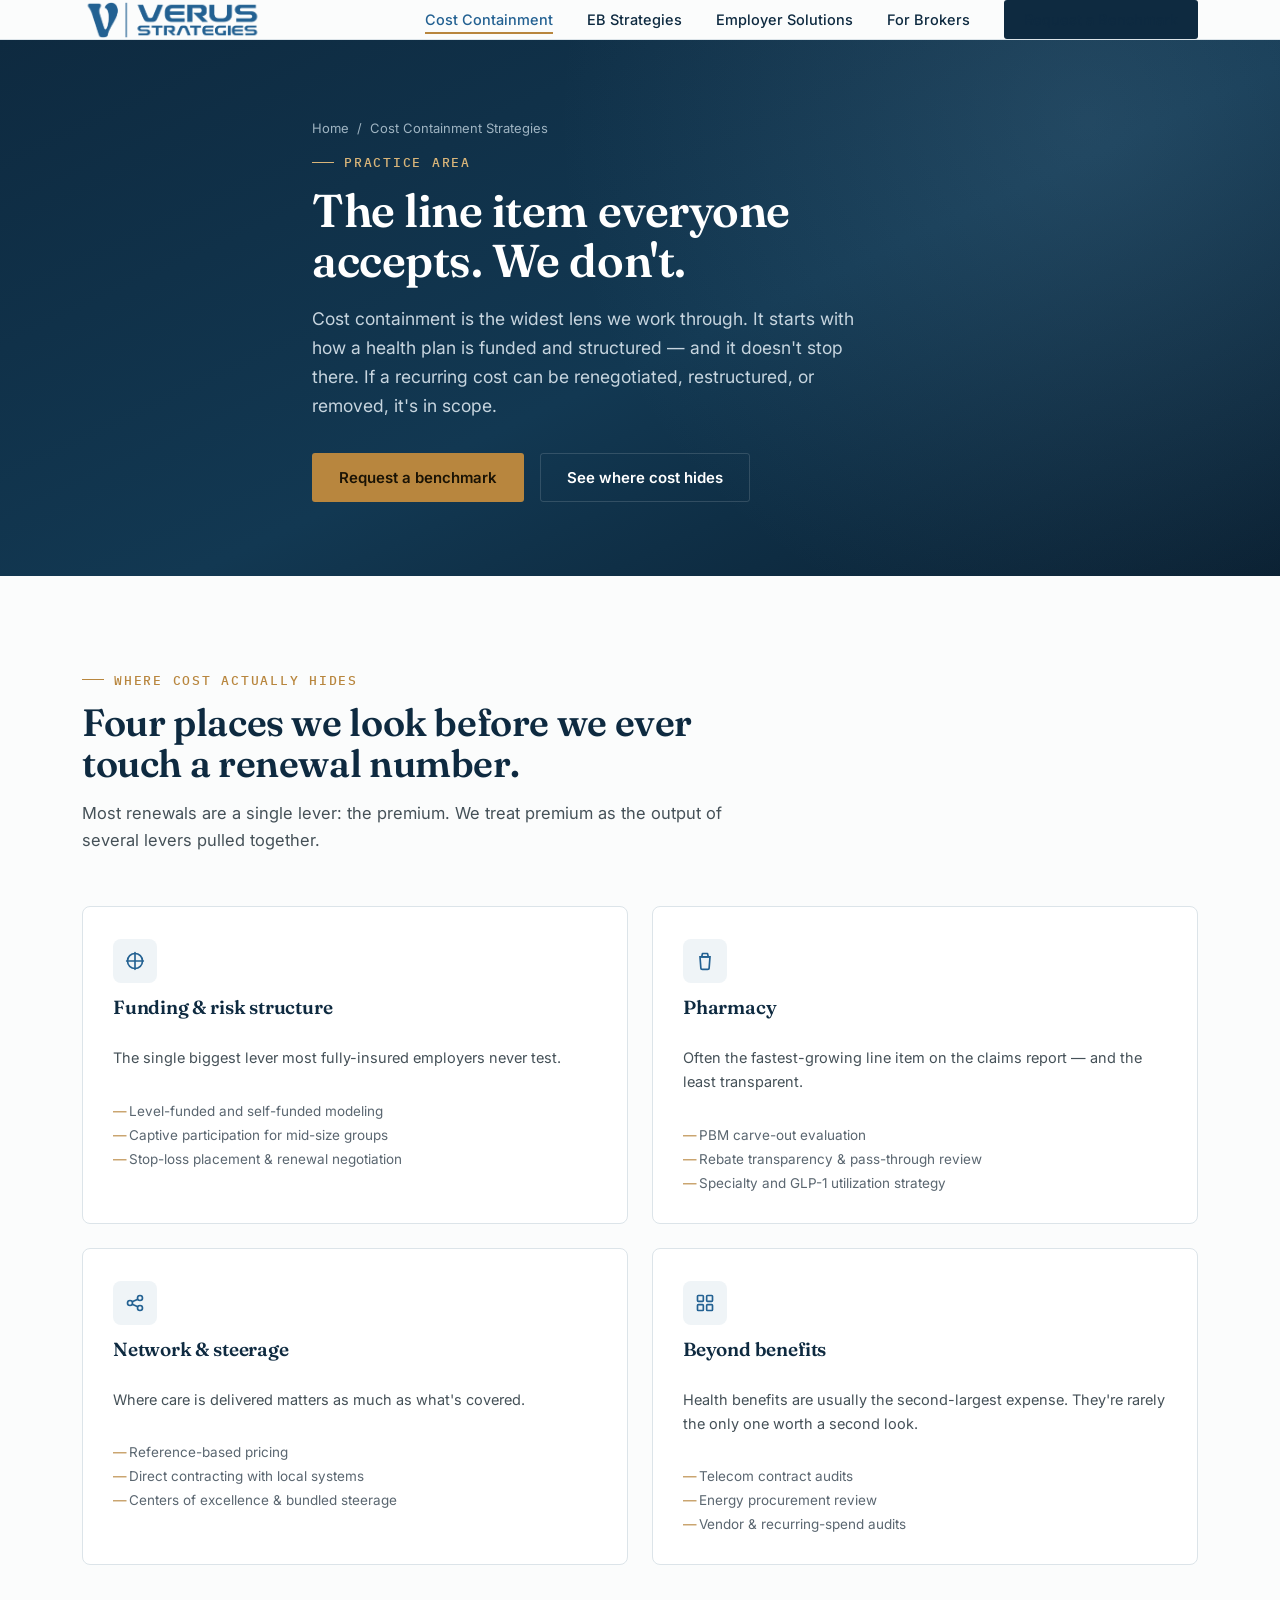
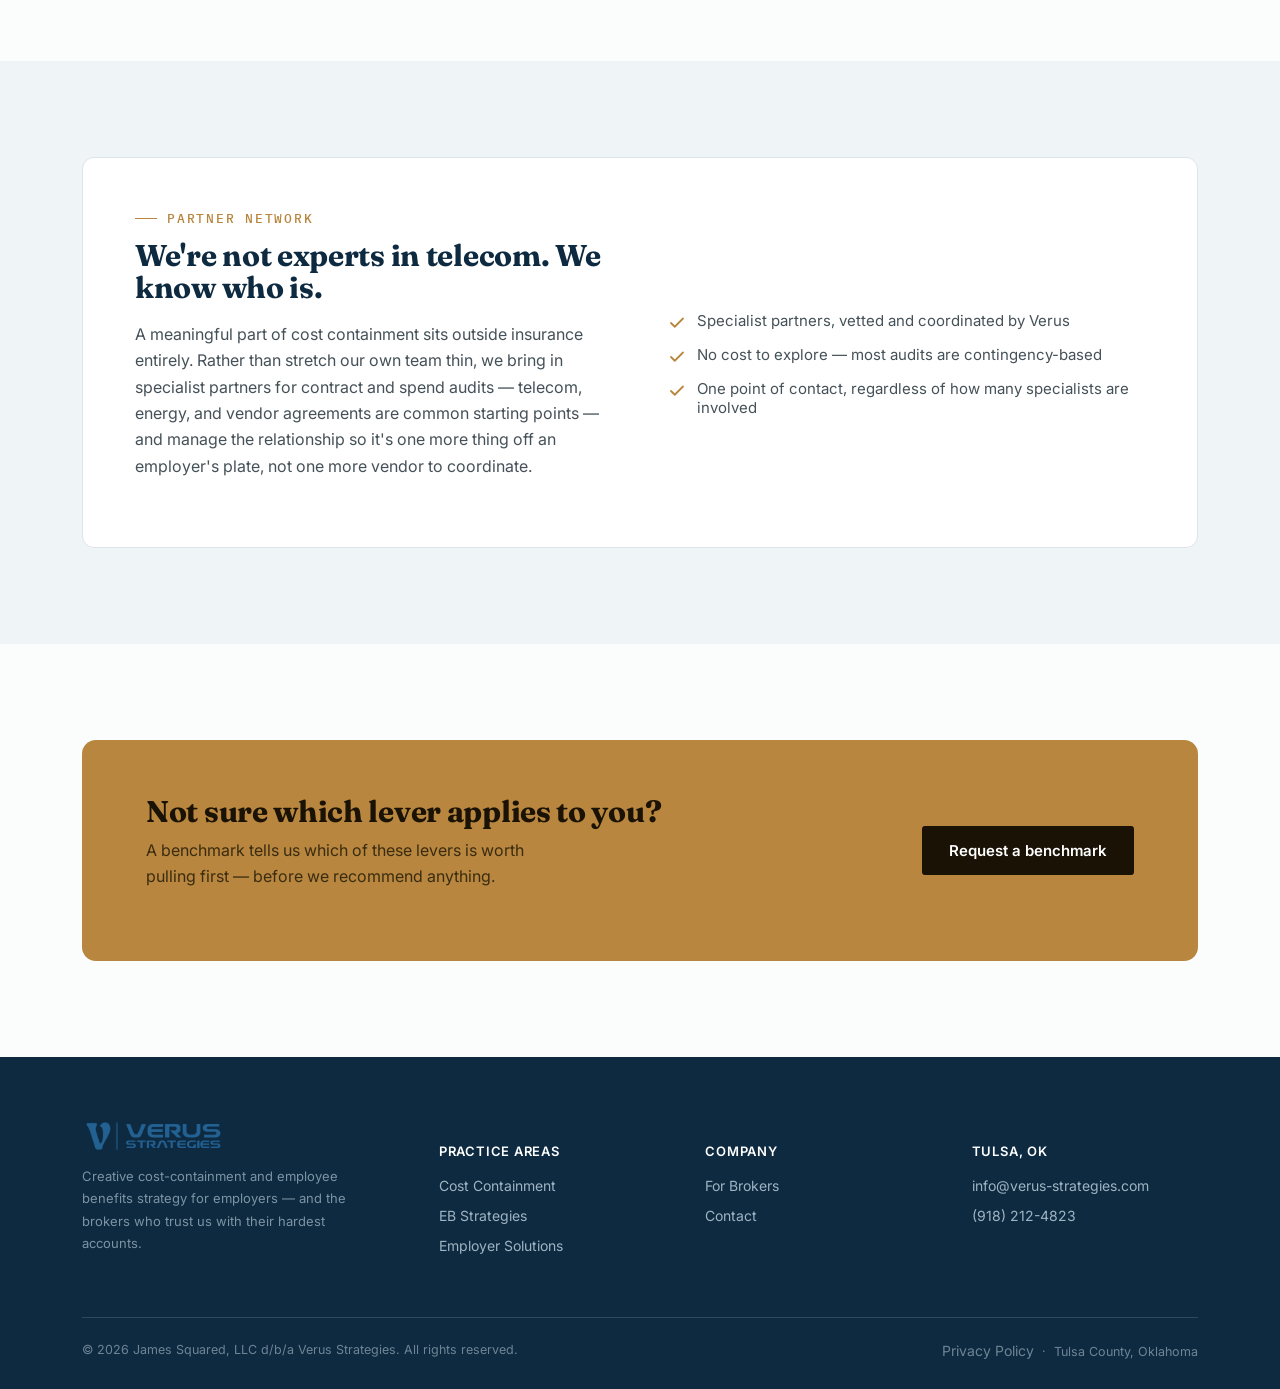
<file: cost-containment.html>
<!DOCTYPE html>
<html lang="en">
<head>
<meta charset="UTF-8">
<meta name="viewport" content="width=device-width, initial-scale=1.0">
<meta name="description" content="Funding structure, pharmacy, network steerage, and beyond-benefits vendor audits — the full range of cost containment levers Verus Strategies works across.">
<meta property="og:title" content="Cost Containment Strategies | Verus Strategies">
<meta property="og:description" content="Funding structure, pharmacy, network steerage, and beyond-benefits vendor audits — the full range of cost containment levers Verus Strategies works across.">
<meta property="og:type" content="website">
<meta property="og:site_name" content="Verus Strategies">
<meta property="og:url" content="https://verus-strategies.com/cost-containment.html">
<meta name="twitter:card" content="summary">
<meta name="twitter:title" content="Cost Containment Strategies | Verus Strategies">
<meta name="twitter:description" content="Funding structure, pharmacy, network steerage, and beyond-benefits vendor audits — the full range of cost containment levers Verus Strategies works across.">
<meta name="theme-color" content="#236192">
<link rel="icon" type="image/png" href="assets/images/verus-icon-blue.png">
<title>Cost Containment Strategies — Verus Strategies</title>
<link rel="preconnect" href="https://fonts.googleapis.com">
<link rel="preconnect" href="https://fonts.gstatic.com" crossorigin>
<link href="https://fonts.googleapis.com/css2?family=Fraunces:opsz,wght@9..144,400;9..144,500;9..144,600;9..144,650&family=Inter:wght@400;500;600;700&family=IBM+Plex+Mono:wght@400;500&display=swap" rel="stylesheet">
<link rel="stylesheet" href="assets/style.css">
</head>
<body>

<header>
  <nav class="wrap">
    <a href="index.html" class="logo"><img src="assets/images/verus-logo-blue.png" alt="Verus Strategies" height="32"></a>
    <div class="nav-links">
      <a href="cost-containment.html" class="active">Cost Containment</a>
      <a href="eb-strategies.html">EB Strategies</a>
      <a href="employer-solutions.html">Employer Solutions</a>
      <a href="brokers.html">For Brokers</a>
      <a href="contact.html" class="nav-cta">Request a Benchmark</a>
    </div>
    <button class="menu-toggle" aria-label="Menu">
      <svg width="22" height="16" viewBox="0 0 22 16"><rect width="22" height="2" fill="#0E2A40"/><rect y="7" width="22" height="2" fill="#0E2A40"/><rect y="14" width="22" height="2" fill="#0E2A40"/></svg>
    </button>
  </nav>
</header>

<section class="page-hero">
  <div class="wrap inner">
    <div class="breadcrumb"><a href="index.html">Home</a> / <span>Cost Containment Strategies</span></div>
    <div class="eyebrow on-dark">Practice Area</div>
    <h1>The line item everyone accepts. We don't.</h1>
    <p class="lead">Cost containment is the widest lens we work through. It starts with how a health plan is funded and structured — and it doesn't stop there. If a recurring cost can be renegotiated, restructured, or removed, it's in scope.</p>
    <div class="hero-actions">
      <a href="contact.html" class="btn btn-primary">Request a benchmark</a>
      <a href="#where-it-hides" class="btn btn-ghost">See where cost hides</a>
    </div>
  </div>
</section>

<section id="where-it-hides">
  <div class="wrap">
    <div class="section-head reveal">
      <div class="eyebrow">Where cost actually hides</div>
      <h2>Four places we look before we ever touch a renewal number.</h2>
      <p>Most renewals are a single lever: the premium. We treat premium as the output of several levers pulled together.</p>
    </div>
    <div class="feature-grid">
      <div class="feature-card reveal">
        <div class="icon">
          <svg width="20" height="20" viewBox="0 0 24 24" fill="none"><path d="M12 2v20M2 12h20" stroke="currentColor" stroke-width="2" stroke-linecap="round"/><circle cx="12" cy="12" r="9" stroke="currentColor" stroke-width="2"/></svg>
        </div>
        <h3>Funding &amp; risk structure</h3>
        <p>The single biggest lever most fully-insured employers never test.</p>
        <ul>
          <li>Level-funded and self-funded modeling</li>
          <li>Captive participation for mid-size groups</li>
          <li>Stop-loss placement &amp; renewal negotiation</li>
        </ul>
      </div>
      <div class="feature-card reveal">
        <div class="icon">
          <svg width="20" height="20" viewBox="0 0 24 24" fill="none"><path d="M9 3h6l1 4H8l1-4z" stroke="currentColor" stroke-width="2" stroke-linejoin="round"/><path d="M6 7h12l-1 13a2 2 0 01-2 2H9a2 2 0 01-2-2L6 7z" stroke="currentColor" stroke-width="2"/></svg>
        </div>
        <h3>Pharmacy</h3>
        <p>Often the fastest-growing line item on the claims report — and the least transparent.</p>
        <ul>
          <li>PBM carve-out evaluation</li>
          <li>Rebate transparency &amp; pass-through review</li>
          <li>Specialty and GLP-1 utilization strategy</li>
        </ul>
      </div>
      <div class="feature-card reveal">
        <div class="icon">
          <svg width="20" height="20" viewBox="0 0 24 24" fill="none"><circle cx="6" cy="12" r="3" stroke="currentColor" stroke-width="2"/><circle cx="18" cy="6" r="3" stroke="currentColor" stroke-width="2"/><circle cx="18" cy="18" r="3" stroke="currentColor" stroke-width="2"/><path d="M8.6 10.6L15.4 7.4M8.6 13.4l6.8 3.2" stroke="currentColor" stroke-width="2"/></svg>
        </div>
        <h3>Network &amp; steerage</h3>
        <p>Where care is delivered matters as much as what's covered.</p>
        <ul>
          <li>Reference-based pricing</li>
          <li>Direct contracting with local systems</li>
          <li>Centers of excellence &amp; bundled steerage</li>
        </ul>
      </div>
      <div class="feature-card reveal">
        <div class="icon">
          <svg width="20" height="20" viewBox="0 0 24 24" fill="none"><rect x="3" y="3" width="7" height="7" rx="1" stroke="currentColor" stroke-width="2"/><rect x="14" y="3" width="7" height="7" rx="1" stroke="currentColor" stroke-width="2"/><rect x="3" y="14" width="7" height="7" rx="1" stroke="currentColor" stroke-width="2"/><rect x="14" y="14" width="7" height="7" rx="1" stroke="currentColor" stroke-width="2"/></svg>
        </div>
        <h3>Beyond benefits</h3>
        <p>Health benefits are usually the second-largest expense. They're rarely the only one worth a second look.</p>
        <ul>
          <li>Telecom contract audits</li>
          <li>Energy procurement review</li>
          <li>Vendor &amp; recurring-spend audits</li>
        </ul>
      </div>
    </div>
  </div>
</section>

<section class="section-alt">
  <div class="wrap">
    <div class="callout reveal">
      <div>
        <div class="eyebrow">Partner network</div>
        <h2 style="margin-top:14px;font-size:clamp(24px,3vw,30px);">We're not experts in telecom. We know who is.</h2>
        <p style="margin-top:16px;">A meaningful part of cost containment sits outside insurance entirely. Rather than stretch our own team thin, we bring in specialist partners for contract and spend audits — telecom, energy, and vendor agreements are common starting points — and manage the relationship so it's one more thing off an employer's plate, not one more vendor to coordinate.</p>
      </div>
      <ul>
        <li><svg width="18" height="18" viewBox="0 0 24 24" fill="none"><path d="M20 6L9 17l-5-5" stroke="#B8863E" stroke-width="2.4" stroke-linecap="round" stroke-linejoin="round"/></svg>Specialist partners, vetted and coordinated by Verus</li>
        <li><svg width="18" height="18" viewBox="0 0 24 24" fill="none"><path d="M20 6L9 17l-5-5" stroke="#B8863E" stroke-width="2.4" stroke-linecap="round" stroke-linejoin="round"/></svg>No cost to explore — most audits are contingency-based</li>
        <li><svg width="18" height="18" viewBox="0 0 24 24" fill="none"><path d="M20 6L9 17l-5-5" stroke="#B8863E" stroke-width="2.4" stroke-linecap="round" stroke-linejoin="round"/></svg>One point of contact, regardless of how many specialists are involved</li>
      </ul>
    </div>
  </div>
</section>

<section>
  <div class="wrap">
    <div class="cta-band reveal">
      <div>
        <h2>Not sure which lever applies to you?</h2>
        <p>A benchmark tells us which of these levers is worth pulling first — before we recommend anything.</p>
      </div>
      <a href="contact.html" class="btn btn-primary">Request a benchmark</a>
    </div>
  </div>
</section>

<footer>
  <div class="wrap">
    <div class="footer-grid">
      <div>
        <div class="foot-logo"><img src="assets/images/verus-logo-white.png" alt="Verus Strategies" height="26"></div>
        <p class="foot-note">Creative cost-containment and employee benefits strategy for employers — and the brokers who trust us with their hardest accounts.</p>
      </div>
      <div>
        <h5>Practice Areas</h5>
        <ul>
          <li><a href="cost-containment.html">Cost Containment</a></li>
          <li><a href="eb-strategies.html">EB Strategies</a></li>
          <li><a href="employer-solutions.html">Employer Solutions</a></li>
        </ul>
      </div>
      <div>
        <h5>Company</h5>
        <ul>
          <li><a href="brokers.html">For Brokers</a></li>
          <li><a href="contact.html">Contact</a></li>
        </ul>
      </div>
      <div>
        <h5>Tulsa, OK</h5>
        <ul>
          <li><a href="mailto:info@verus-strategies.com">info@verus-strategies.com</a></li>
          <li><a href="tel:+19182124823">(918) 212-4823</a></li>
        </ul>
      </div>
    </div>
    <div class="foot-bottom">
      <span>© 2026 James Squared, LLC d/b/a Verus Strategies. All rights reserved.</span>
      <span><a href="privacy-policy.html" style="color:inherit;">Privacy Policy</a> &nbsp;·&nbsp; Tulsa County, Oklahoma</span>
    </div>
  </div>
</footer>

<script src="assets/main.js"></script>
</body>
</html>
</file>
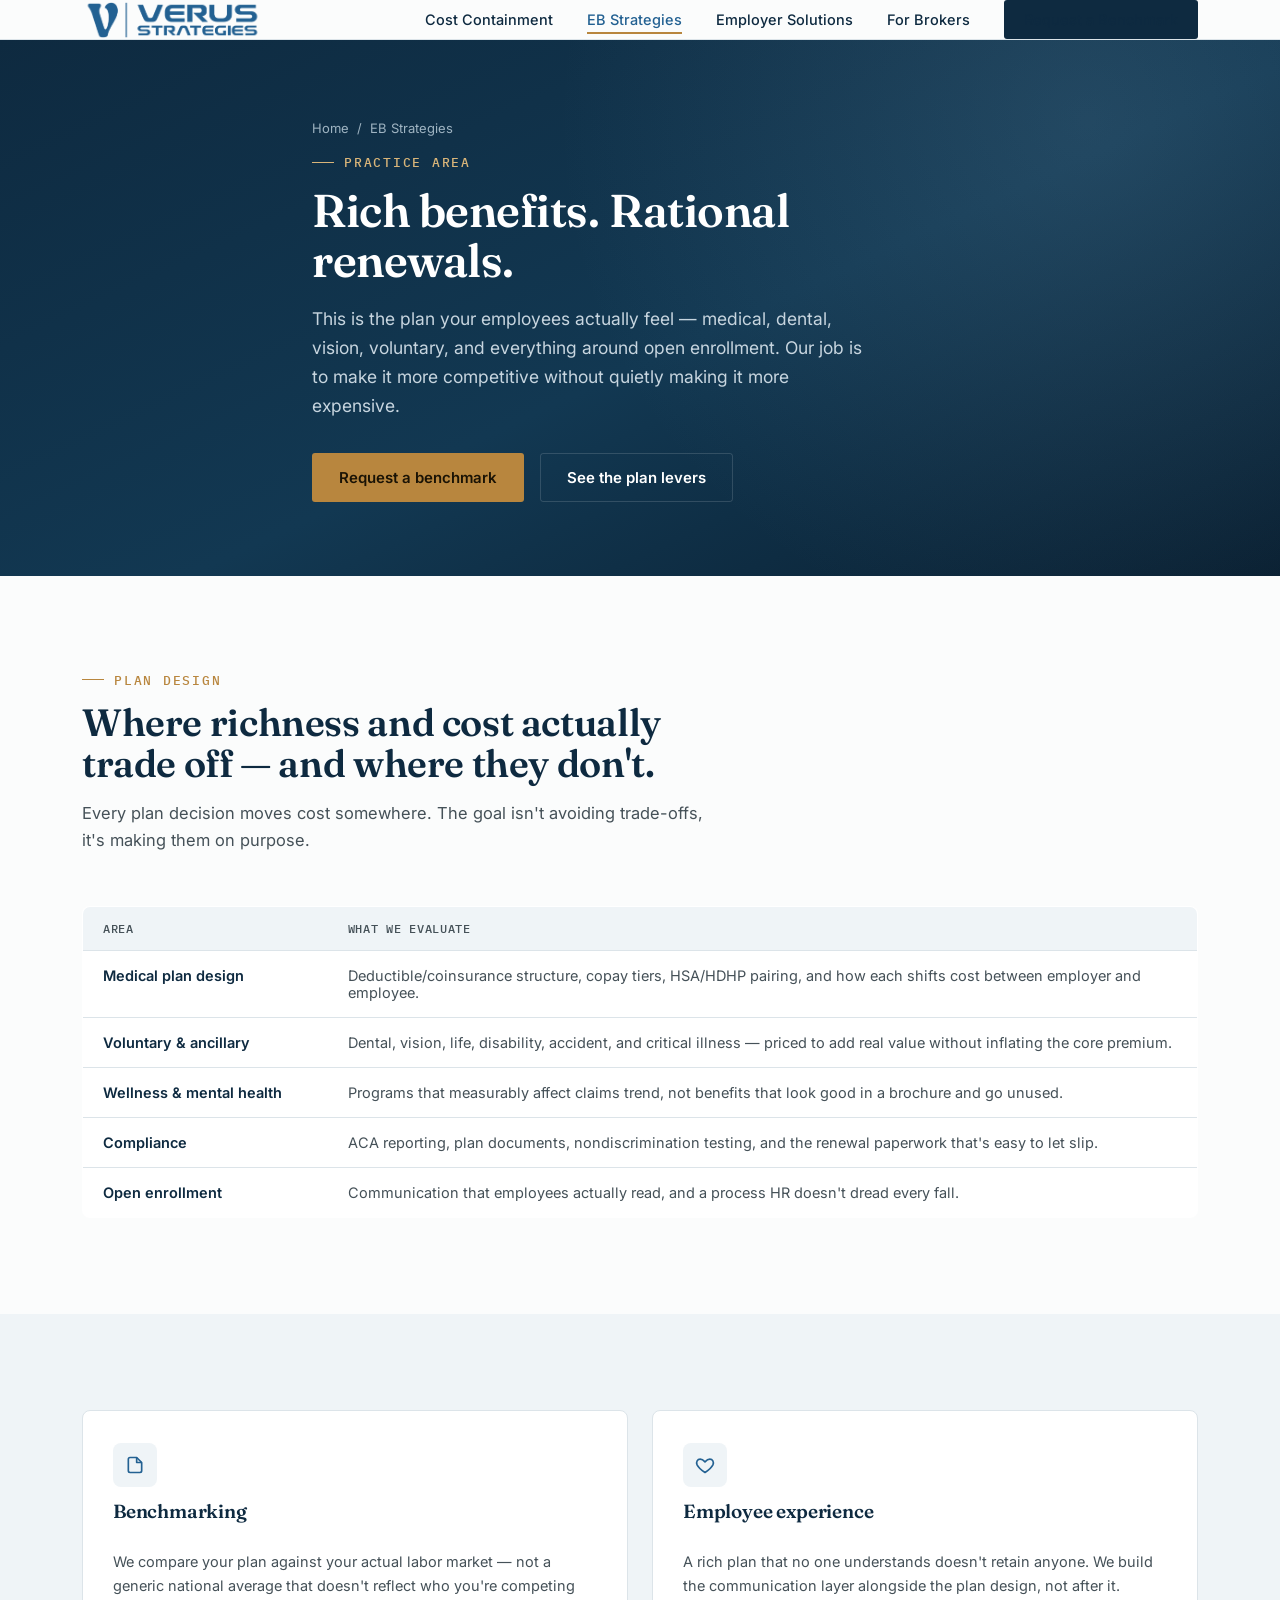
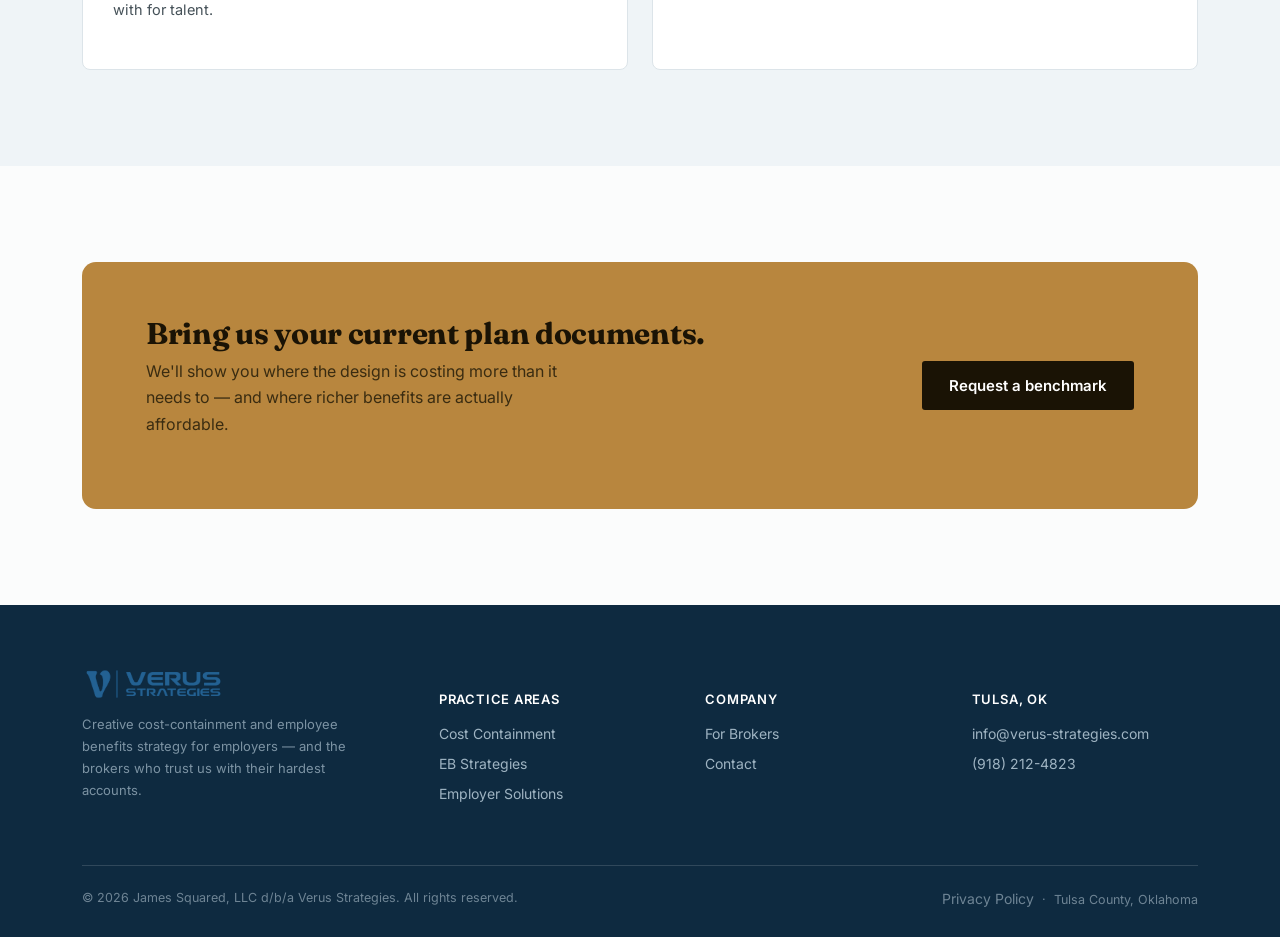
<file: eb-strategies.html>
<!DOCTYPE html>
<html lang="en">
<head>
<meta charset="UTF-8">
<meta name="viewport" content="width=device-width, initial-scale=1.0">
<meta name="description" content="Plan design, compliance, and open enrollment strategy built to make benefits richer without making them more expensive.">
<meta property="og:title" content="EB Strategies | Verus Strategies">
<meta property="og:description" content="Plan design, compliance, and open enrollment strategy built to make benefits richer without making them more expensive.">
<meta property="og:type" content="website">
<meta property="og:site_name" content="Verus Strategies">
<meta property="og:url" content="https://verus-strategies.com/eb-strategies.html">
<meta name="twitter:card" content="summary">
<meta name="twitter:title" content="EB Strategies | Verus Strategies">
<meta name="twitter:description" content="Plan design, compliance, and open enrollment strategy built to make benefits richer without making them more expensive.">
<meta name="theme-color" content="#236192">
<link rel="icon" type="image/png" href="assets/images/verus-icon-blue.png">
<title>EB Strategies — Verus Strategies</title>
<link rel="preconnect" href="https://fonts.googleapis.com">
<link rel="preconnect" href="https://fonts.gstatic.com" crossorigin>
<link href="https://fonts.googleapis.com/css2?family=Fraunces:opsz,wght@9..144,400;9..144,500;9..144,600;9..144,650&family=Inter:wght@400;500;600;700&family=IBM+Plex+Mono:wght@400;500&display=swap" rel="stylesheet">
<link rel="stylesheet" href="assets/style.css">
<style>
  .lever-table{width:100%;border-collapse:collapse;background:#fff;border:1px solid var(--line);border-radius:8px;overflow:hidden;}
  .lever-table th{
    text-align:left;background:var(--mist);font-family:'IBM Plex Mono',monospace;font-size:11.5px;
    letter-spacing:0.06em;text-transform:uppercase;color:var(--graphite);padding:14px 20px;font-weight:500;
  }
  .lever-table td{padding:16px 20px;border-top:1px solid var(--line);font-size:14.5px;vertical-align:top;}
  .lever-table td:first-child{font-weight:600;color:var(--navy);width:22%;}
</style>
</head>
<body>

<header>
  <nav class="wrap">
    <a href="index.html" class="logo"><img src="assets/images/verus-logo-blue.png" alt="Verus Strategies" height="32"></a>
    <div class="nav-links">
      <a href="cost-containment.html">Cost Containment</a>
      <a href="eb-strategies.html" class="active">EB Strategies</a>
      <a href="employer-solutions.html">Employer Solutions</a>
      <a href="brokers.html">For Brokers</a>
      <a href="contact.html" class="nav-cta">Request a Benchmark</a>
    </div>
    <button class="menu-toggle" aria-label="Menu">
      <svg width="22" height="16" viewBox="0 0 22 16"><rect width="22" height="2" fill="#0E2A40"/><rect y="7" width="22" height="2" fill="#0E2A40"/><rect y="14" width="22" height="2" fill="#0E2A40"/></svg>
    </button>
  </nav>
</header>

<section class="page-hero">
  <div class="wrap inner">
    <div class="breadcrumb"><a href="index.html">Home</a> / <span>EB Strategies</span></div>
    <div class="eyebrow on-dark">Practice Area</div>
    <h1>Rich benefits. Rational renewals.</h1>
    <p class="lead">This is the plan your employees actually feel — medical, dental, vision, voluntary, and everything around open enrollment. Our job is to make it more competitive without quietly making it more expensive.</p>
    <div class="hero-actions">
      <a href="contact.html" class="btn btn-primary">Request a benchmark</a>
      <a href="#levers" class="btn btn-ghost">See the plan levers</a>
    </div>
  </div>
</section>

<section id="levers">
  <div class="wrap">
    <div class="section-head reveal">
      <div class="eyebrow">Plan design</div>
      <h2>Where richness and cost actually trade off — and where they don't.</h2>
      <p>Every plan decision moves cost somewhere. The goal isn't avoiding trade-offs, it's making them on purpose.</p>
    </div>
    <table class="lever-table reveal">
      <tr><th>Area</th><th>What we evaluate</th></tr>
      <tr><td>Medical plan design</td><td>Deductible/coinsurance structure, copay tiers, HSA/HDHP pairing, and how each shifts cost between employer and employee.</td></tr>
      <tr><td>Voluntary &amp; ancillary</td><td>Dental, vision, life, disability, accident, and critical illness — priced to add real value without inflating the core premium.</td></tr>
      <tr><td>Wellness &amp; mental health</td><td>Programs that measurably affect claims trend, not benefits that look good in a brochure and go unused.</td></tr>
      <tr><td>Compliance</td><td>ACA reporting, plan documents, nondiscrimination testing, and the renewal paperwork that's easy to let slip.</td></tr>
      <tr><td>Open enrollment</td><td>Communication that employees actually read, and a process HR doesn't dread every fall.</td></tr>
    </table>
  </div>
</section>

<section class="section-alt">
  <div class="wrap">
    <div class="feature-grid">
      <div class="feature-card reveal">
        <div class="icon">
          <svg width="20" height="20" viewBox="0 0 24 24" fill="none"><path d="M4 19V5a2 2 0 012-2h8l6 6v10a2 2 0 01-2 2H6a2 2 0 01-2-2z" stroke="currentColor" stroke-width="2" stroke-linejoin="round"/><path d="M14 3v6h6" stroke="currentColor" stroke-width="2" stroke-linejoin="round"/></svg>
        </div>
        <h3>Benchmarking</h3>
        <p>We compare your plan against your actual labor market — not a generic national average that doesn't reflect who you're competing with for talent.</p>
      </div>
      <div class="feature-card reveal">
        <div class="icon">
          <svg width="20" height="20" viewBox="0 0 24 24" fill="none"><path d="M12 21s-7-4.35-9.5-9.1C1 8.4 2.9 5 6.3 5 8.4 5 10 6.2 12 8.3 14 6.2 15.6 5 17.7 5c3.4 0 5.3 3.4 3.8 6.9C19 16.65 12 21 12 21z" stroke="currentColor" stroke-width="2" stroke-linejoin="round"/></svg>
        </div>
        <h3>Employee experience</h3>
        <p>A rich plan that no one understands doesn't retain anyone. We build the communication layer alongside the plan design, not after it.</p>
      </div>
    </div>
  </div>
</section>

<section>
  <div class="wrap">
    <div class="cta-band reveal">
      <div>
        <h2>Bring us your current plan documents.</h2>
        <p>We'll show you where the design is costing more than it needs to — and where richer benefits are actually affordable.</p>
      </div>
      <a href="contact.html" class="btn btn-primary">Request a benchmark</a>
    </div>
  </div>
</section>

<footer>
  <div class="wrap">
    <div class="footer-grid">
      <div>
        <div class="foot-logo"><img src="assets/images/verus-logo-white.png" alt="Verus Strategies" height="26"></div>
        <p class="foot-note">Creative cost-containment and employee benefits strategy for employers — and the brokers who trust us with their hardest accounts.</p>
      </div>
      <div>
        <h5>Practice Areas</h5>
        <ul>
          <li><a href="cost-containment.html">Cost Containment</a></li>
          <li><a href="eb-strategies.html">EB Strategies</a></li>
          <li><a href="employer-solutions.html">Employer Solutions</a></li>
        </ul>
      </div>
      <div>
        <h5>Company</h5>
        <ul>
          <li><a href="brokers.html">For Brokers</a></li>
          <li><a href="contact.html">Contact</a></li>
        </ul>
      </div>
      <div>
        <h5>Tulsa, OK</h5>
        <ul>
          <li><a href="mailto:info@verus-strategies.com">info@verus-strategies.com</a></li>
          <li><a href="tel:+19182124823">(918) 212-4823</a></li>
        </ul>
      </div>
    </div>
    <div class="foot-bottom">
      <span>© 2026 James Squared, LLC d/b/a Verus Strategies. All rights reserved.</span>
      <span><a href="privacy-policy.html" style="color:inherit;">Privacy Policy</a> &nbsp;·&nbsp; Tulsa County, Oklahoma</span>
    </div>
  </div>
</footer>

<script src="assets/main.js"></script>
</body>
</html>
</file>
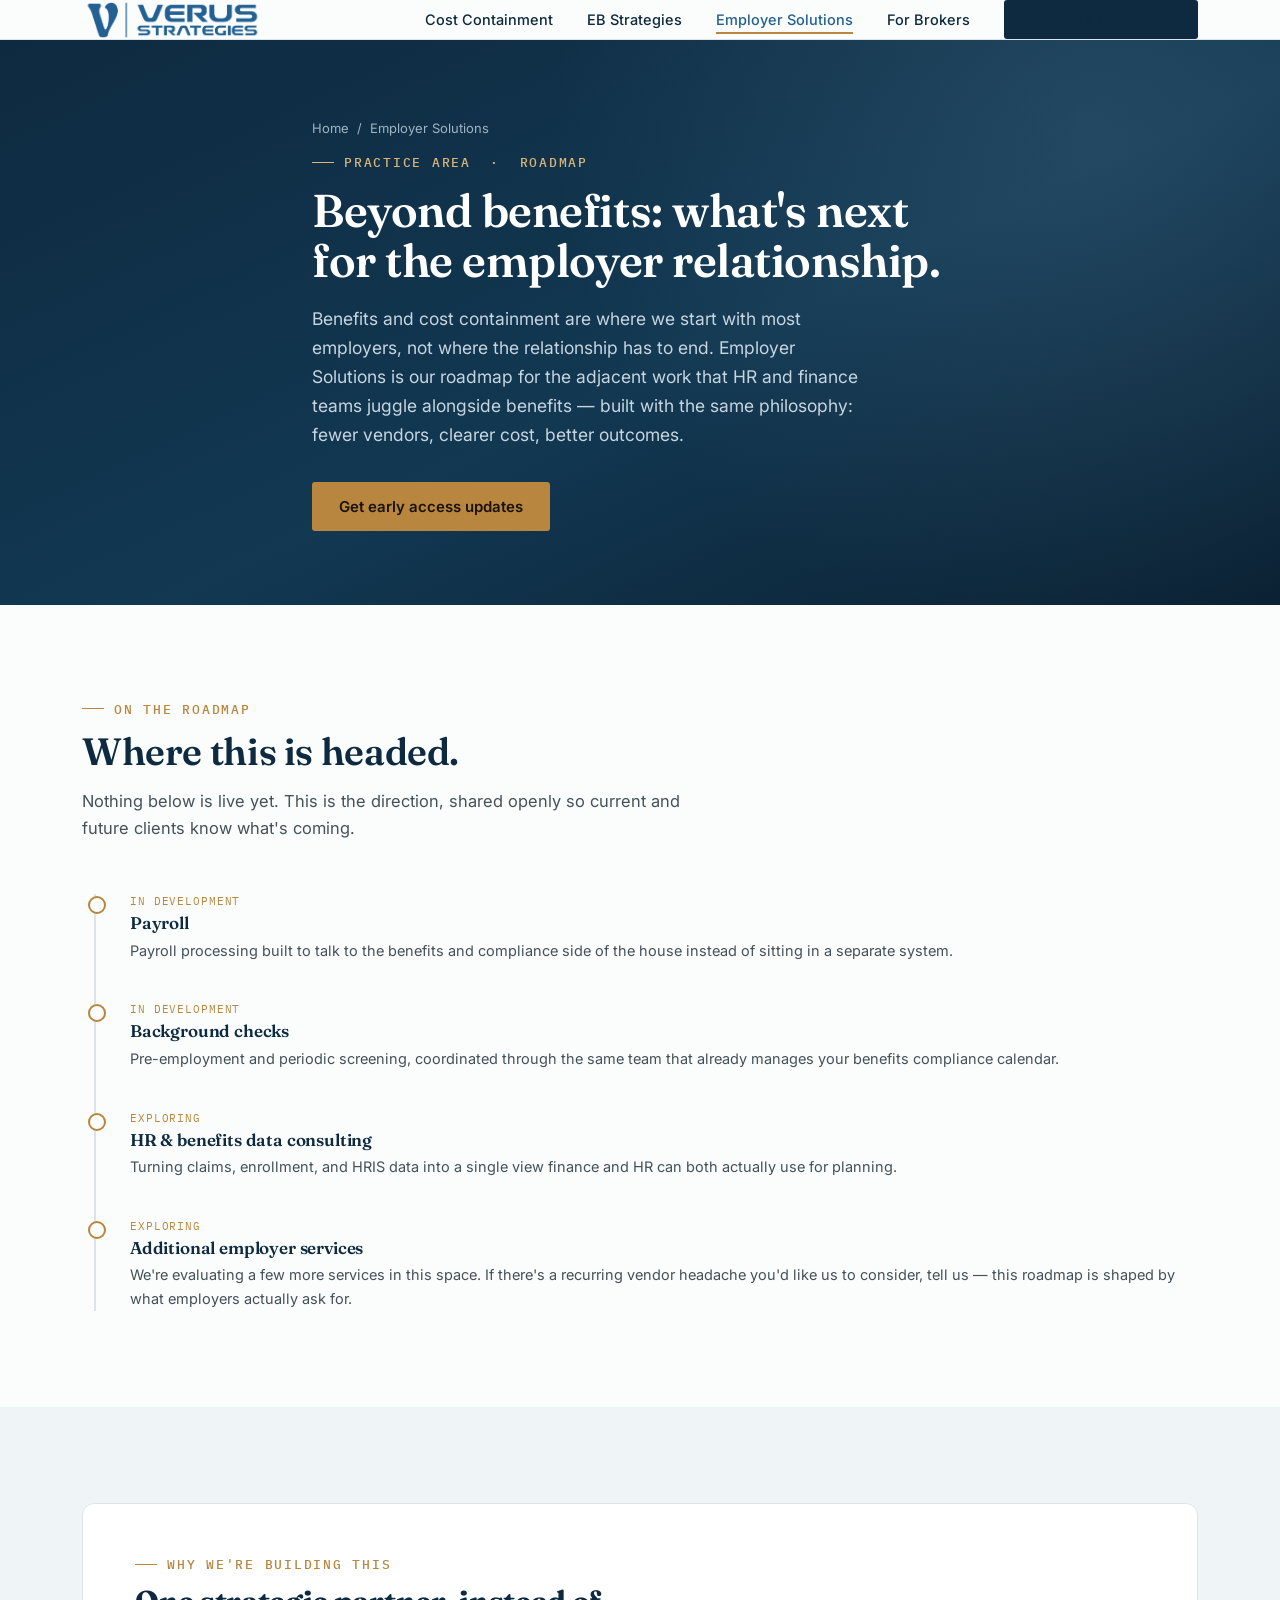
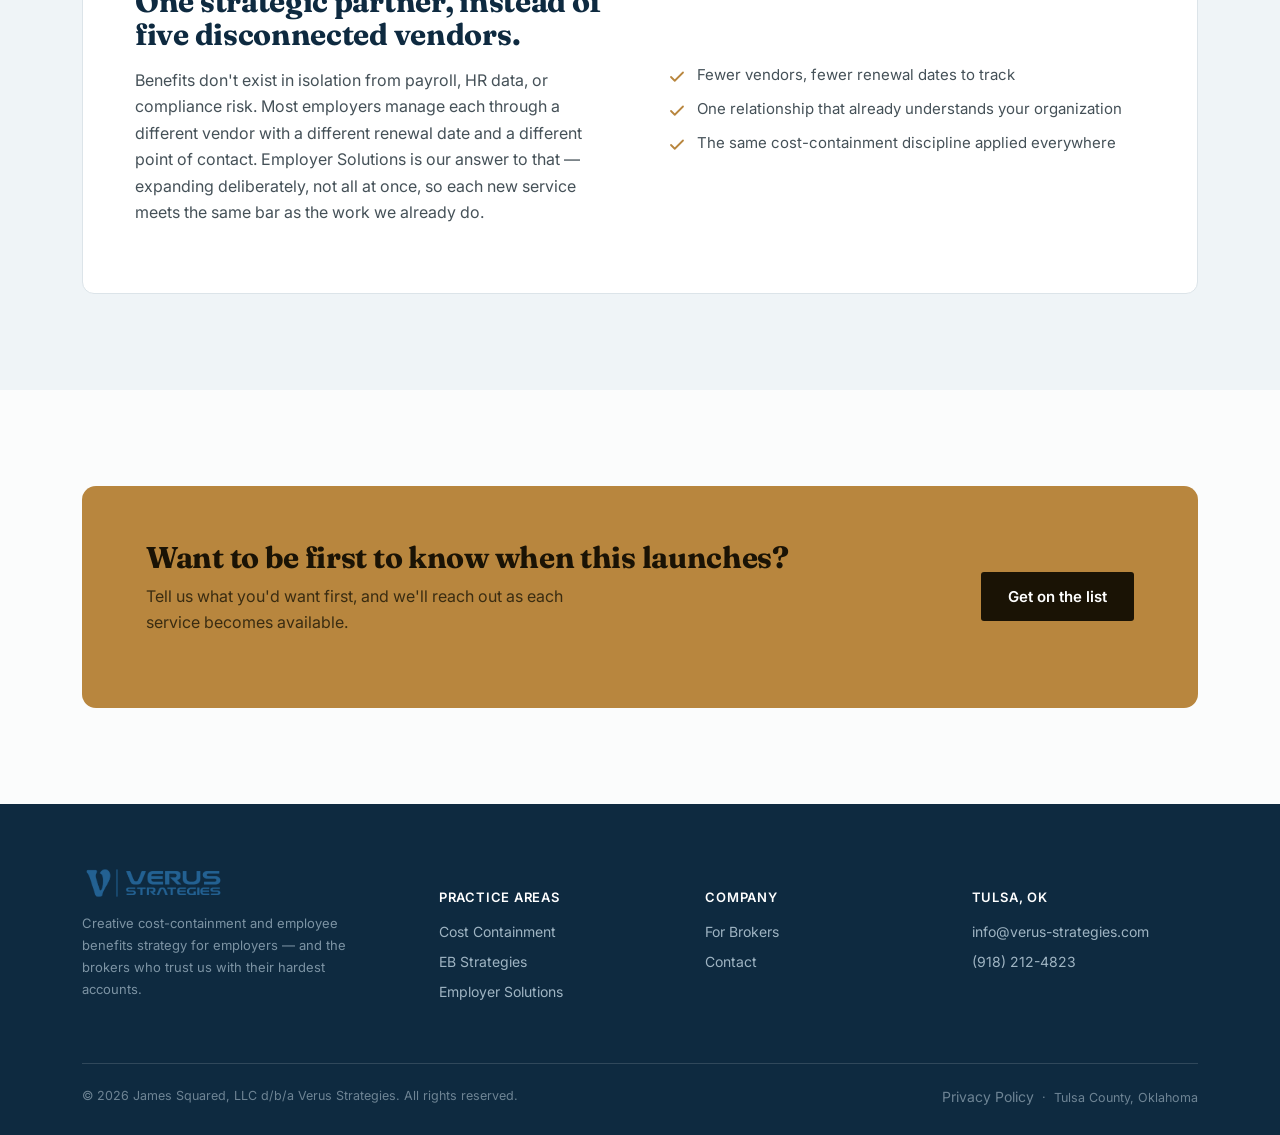
<file: employer-solutions.html>
<!DOCTYPE html>
<html lang="en">
<head>
<meta charset="UTF-8">
<meta name="viewport" content="width=device-width, initial-scale=1.0">
<meta name="description" content="A growing roadmap of employer services — payroll, background checks, and HR data consulting — built with the same cost-containment mindset.">
<meta property="og:title" content="Employer Solutions | Verus Strategies">
<meta property="og:description" content="A growing roadmap of employer services — payroll, background checks, and HR data consulting — built with the same cost-containment mindset.">
<meta property="og:type" content="website">
<meta property="og:site_name" content="Verus Strategies">
<meta property="og:url" content="https://verus-strategies.com/employer-solutions.html">
<meta name="twitter:card" content="summary">
<meta name="twitter:title" content="Employer Solutions | Verus Strategies">
<meta name="twitter:description" content="A growing roadmap of employer services — payroll, background checks, and HR data consulting — built with the same cost-containment mindset.">
<meta name="theme-color" content="#236192">
<link rel="icon" type="image/png" href="assets/images/verus-icon-blue.png">
<title>Employer Solutions — Verus Strategies</title>
<link rel="preconnect" href="https://fonts.googleapis.com">
<link rel="preconnect" href="https://fonts.gstatic.com" crossorigin>
<link href="https://fonts.googleapis.com/css2?family=Fraunces:opsz,wght@9..144,400;9..144,500;9..144,600;9..144,650&family=Inter:wght@400;500;600;700&family=IBM+Plex+Mono:wght@400;500&display=swap" rel="stylesheet">
<link rel="stylesheet" href="assets/style.css">
</head>
<body>

<header>
  <nav class="wrap">
    <a href="index.html" class="logo"><img src="assets/images/verus-logo-blue.png" alt="Verus Strategies" height="32"></a>
    <div class="nav-links">
      <a href="cost-containment.html">Cost Containment</a>
      <a href="eb-strategies.html">EB Strategies</a>
      <a href="employer-solutions.html" class="active">Employer Solutions</a>
      <a href="brokers.html">For Brokers</a>
      <a href="contact.html" class="nav-cta">Request a Benchmark</a>
    </div>
    <button class="menu-toggle" aria-label="Menu">
      <svg width="22" height="16" viewBox="0 0 22 16"><rect width="22" height="2" fill="#0E2A40"/><rect y="7" width="22" height="2" fill="#0E2A40"/><rect y="14" width="22" height="2" fill="#0E2A40"/></svg>
    </button>
  </nav>
</header>

<section class="page-hero">
  <div class="wrap inner">
    <div class="breadcrumb"><a href="index.html">Home</a> / <span>Employer Solutions</span></div>
    <div class="eyebrow on-dark">Practice Area &nbsp;·&nbsp; Roadmap</div>
    <h1>Beyond benefits: what's next for the employer relationship.</h1>
    <p class="lead">Benefits and cost containment are where we start with most employers, not where the relationship has to end. Employer Solutions is our roadmap for the adjacent work that HR and finance teams juggle alongside benefits — built with the same philosophy: fewer vendors, clearer cost, better outcomes.</p>
    <div class="hero-actions">
      <a href="contact.html" class="btn btn-primary">Get early access updates</a>
    </div>
  </div>
</section>

<section>
  <div class="wrap">
    <div class="section-head reveal">
      <div class="eyebrow">On the roadmap</div>
      <h2>Where this is headed.</h2>
      <p>Nothing below is live yet. This is the direction, shared openly so current and future clients know what's coming.</p>
    </div>

    <div class="roadmap-track reveal">
      <div class="roadmap-item">
        <span class="status">In development</span>
        <h4>Payroll</h4>
        <p>Payroll processing built to talk to the benefits and compliance side of the house instead of sitting in a separate system.</p>
      </div>
      <div class="roadmap-item">
        <span class="status">In development</span>
        <h4>Background checks</h4>
        <p>Pre-employment and periodic screening, coordinated through the same team that already manages your benefits compliance calendar.</p>
      </div>
      <div class="roadmap-item">
        <span class="status">Exploring</span>
        <h4>HR &amp; benefits data consulting</h4>
        <p>Turning claims, enrollment, and HRIS data into a single view finance and HR can both actually use for planning.</p>
      </div>
      <div class="roadmap-item">
        <span class="status">Exploring</span>
        <h4>Additional employer services</h4>
        <p>We're evaluating a few more services in this space. If there's a recurring vendor headache you'd like us to consider, tell us — this roadmap is shaped by what employers actually ask for.</p>
      </div>
    </div>
  </div>
</section>

<section class="section-alt">
  <div class="wrap">
    <div class="callout reveal">
      <div>
        <div class="eyebrow">Why we're building this</div>
        <h2 style="margin-top:14px;font-size:clamp(24px,3vw,30px);">One strategic partner, instead of five disconnected vendors.</h2>
        <p style="margin-top:16px;">Benefits don't exist in isolation from payroll, HR data, or compliance risk. Most employers manage each through a different vendor with a different renewal date and a different point of contact. Employer Solutions is our answer to that — expanding deliberately, not all at once, so each new service meets the same bar as the work we already do.</p>
      </div>
      <ul>
        <li><svg width="18" height="18" viewBox="0 0 24 24" fill="none"><path d="M20 6L9 17l-5-5" stroke="#B8863E" stroke-width="2.4" stroke-linecap="round" stroke-linejoin="round"/></svg>Fewer vendors, fewer renewal dates to track</li>
        <li><svg width="18" height="18" viewBox="0 0 24 24" fill="none"><path d="M20 6L9 17l-5-5" stroke="#B8863E" stroke-width="2.4" stroke-linecap="round" stroke-linejoin="round"/></svg>One relationship that already understands your organization</li>
        <li><svg width="18" height="18" viewBox="0 0 24 24" fill="none"><path d="M20 6L9 17l-5-5" stroke="#B8863E" stroke-width="2.4" stroke-linecap="round" stroke-linejoin="round"/></svg>The same cost-containment discipline applied everywhere</li>
      </ul>
    </div>
  </div>
</section>

<section>
  <div class="wrap">
    <div class="cta-band reveal">
      <div>
        <h2>Want to be first to know when this launches?</h2>
        <p>Tell us what you'd want first, and we'll reach out as each service becomes available.</p>
      </div>
      <a href="contact.html" class="btn btn-primary">Get on the list</a>
    </div>
  </div>
</section>

<footer>
  <div class="wrap">
    <div class="footer-grid">
      <div>
        <div class="foot-logo"><img src="assets/images/verus-logo-white.png" alt="Verus Strategies" height="26"></div>
        <p class="foot-note">Creative cost-containment and employee benefits strategy for employers — and the brokers who trust us with their hardest accounts.</p>
      </div>
      <div>
        <h5>Practice Areas</h5>
        <ul>
          <li><a href="cost-containment.html">Cost Containment</a></li>
          <li><a href="eb-strategies.html">EB Strategies</a></li>
          <li><a href="employer-solutions.html">Employer Solutions</a></li>
        </ul>
      </div>
      <div>
        <h5>Company</h5>
        <ul>
          <li><a href="brokers.html">For Brokers</a></li>
          <li><a href="contact.html">Contact</a></li>
        </ul>
      </div>
      <div>
        <h5>Tulsa, OK</h5>
        <ul>
          <li><a href="mailto:info@verus-strategies.com">info@verus-strategies.com</a></li>
          <li><a href="tel:+19182124823">(918) 212-4823</a></li>
        </ul>
      </div>
    </div>
    <div class="foot-bottom">
      <span>© 2026 James Squared, LLC d/b/a Verus Strategies. All rights reserved.</span>
      <span><a href="privacy-policy.html" style="color:inherit;">Privacy Policy</a> &nbsp;·&nbsp; Tulsa County, Oklahoma</span>
    </div>
  </div>
</footer>

<script src="assets/main.js"></script>
</body>
</html>
</file>
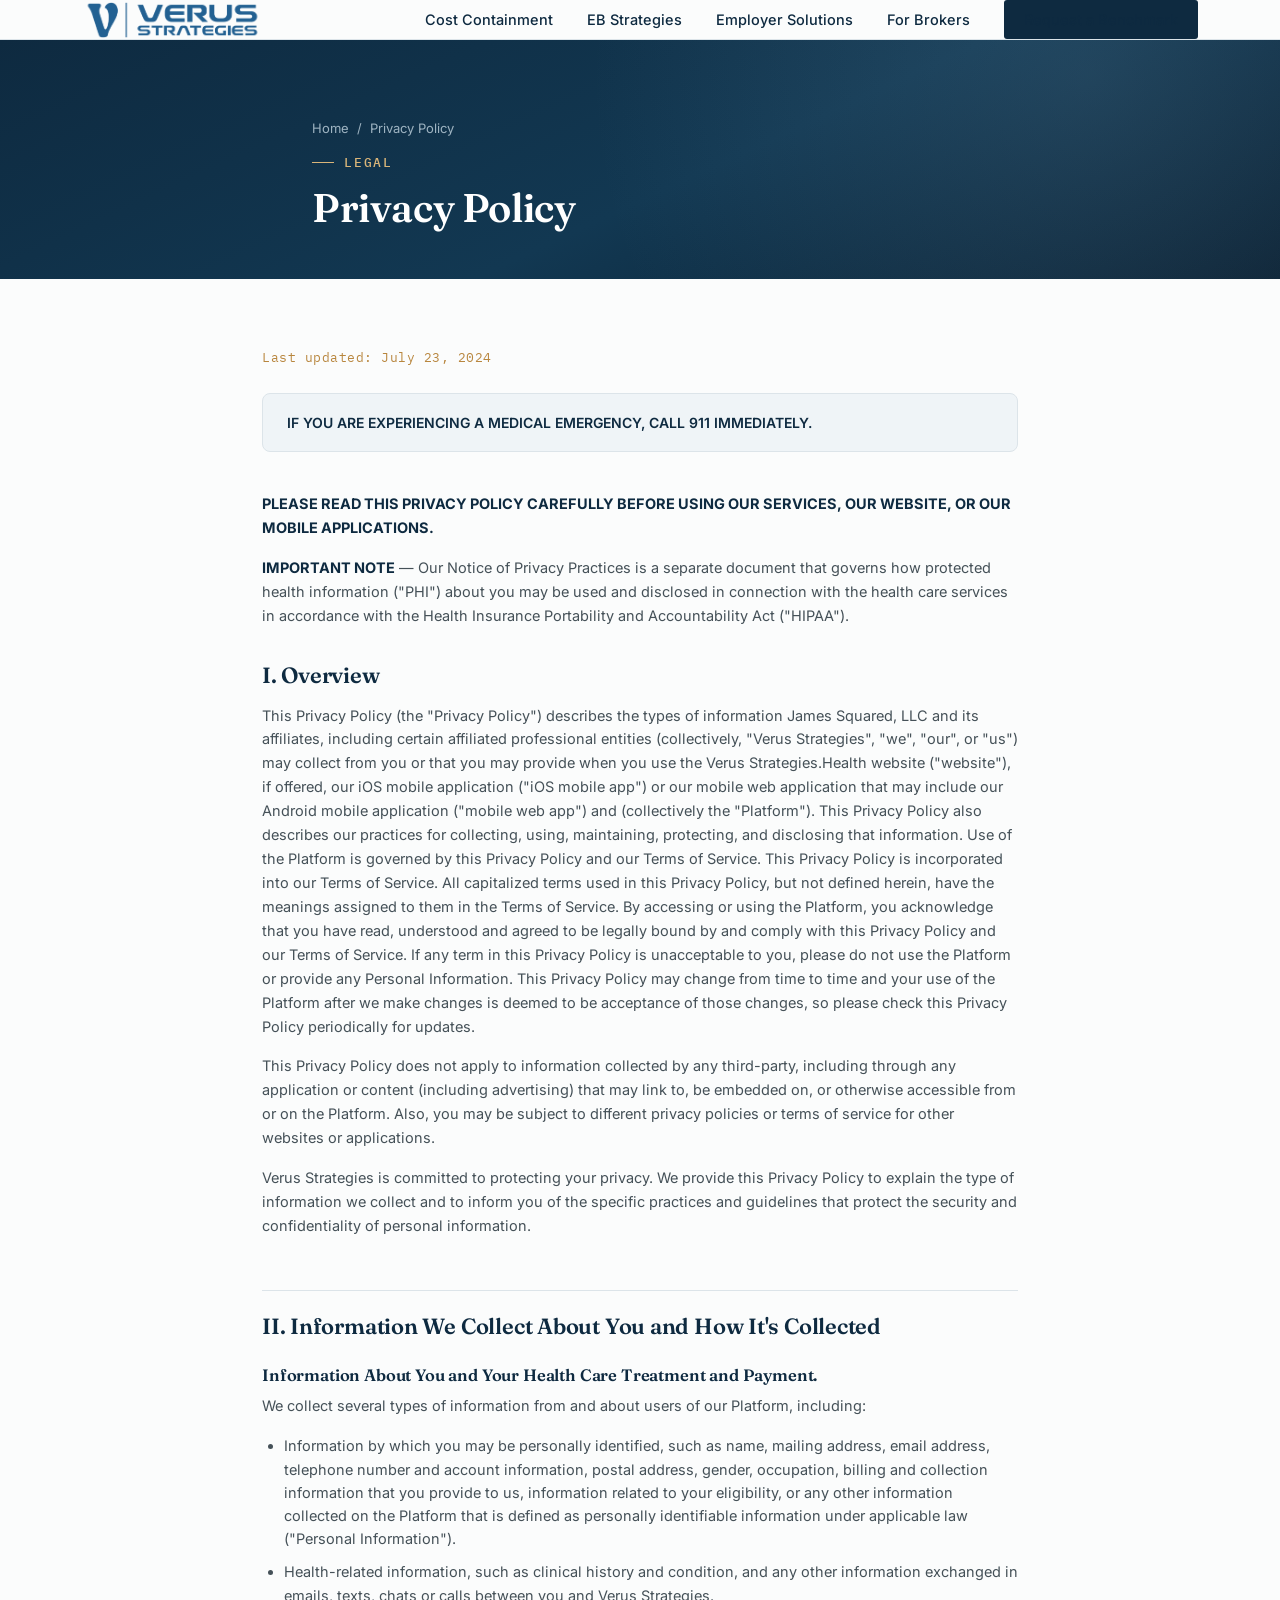
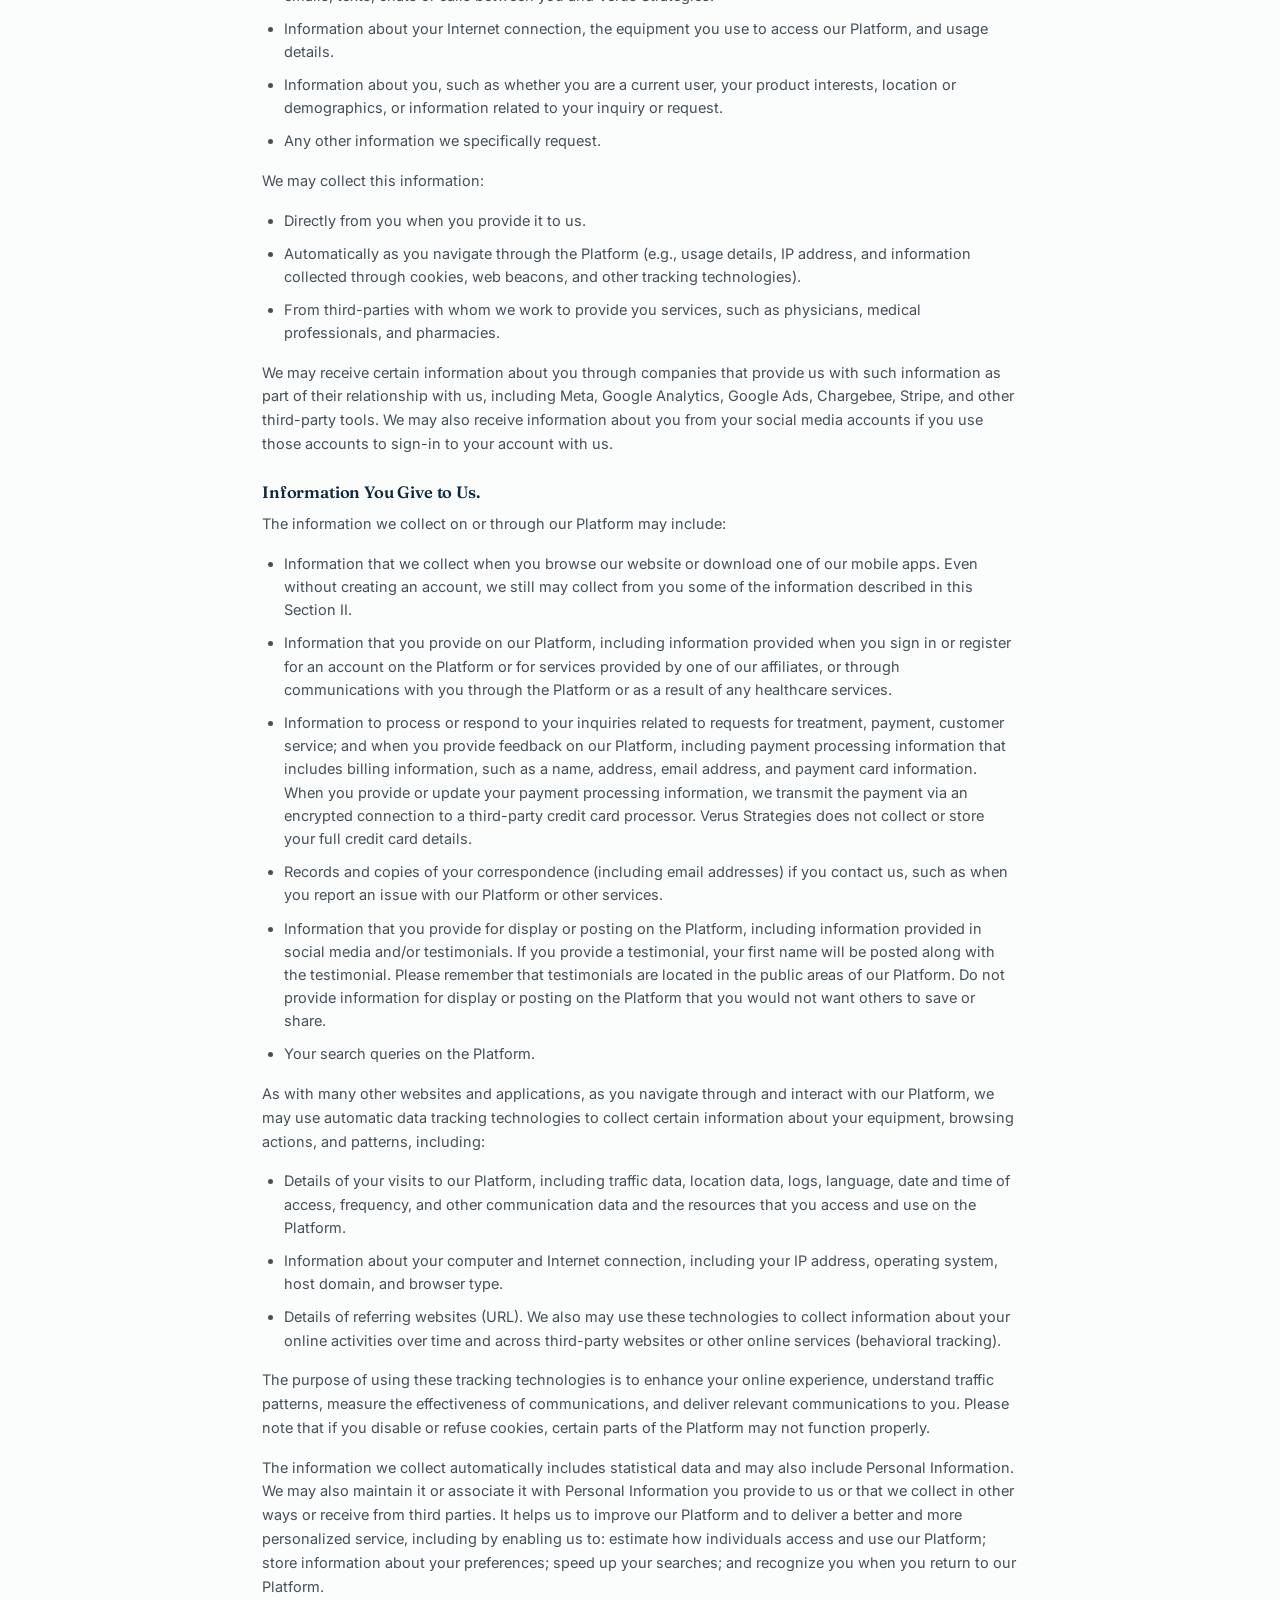
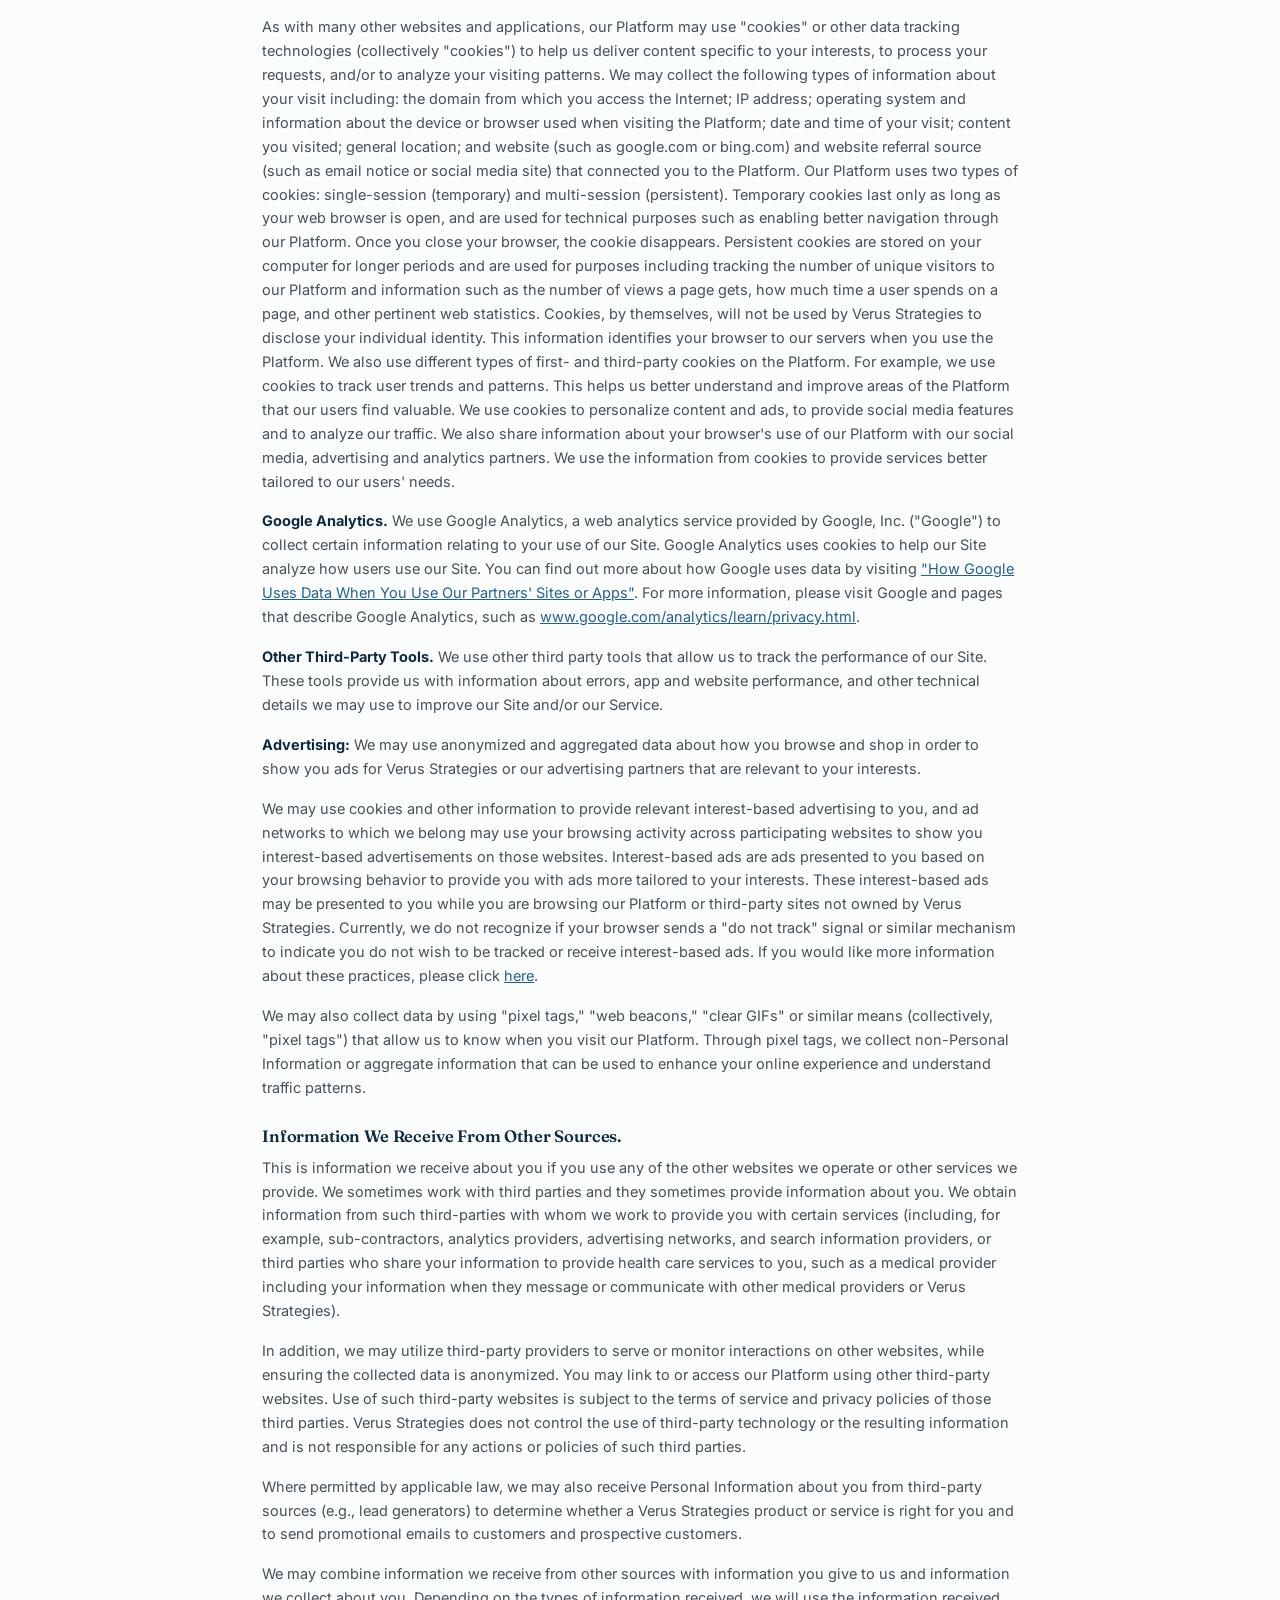
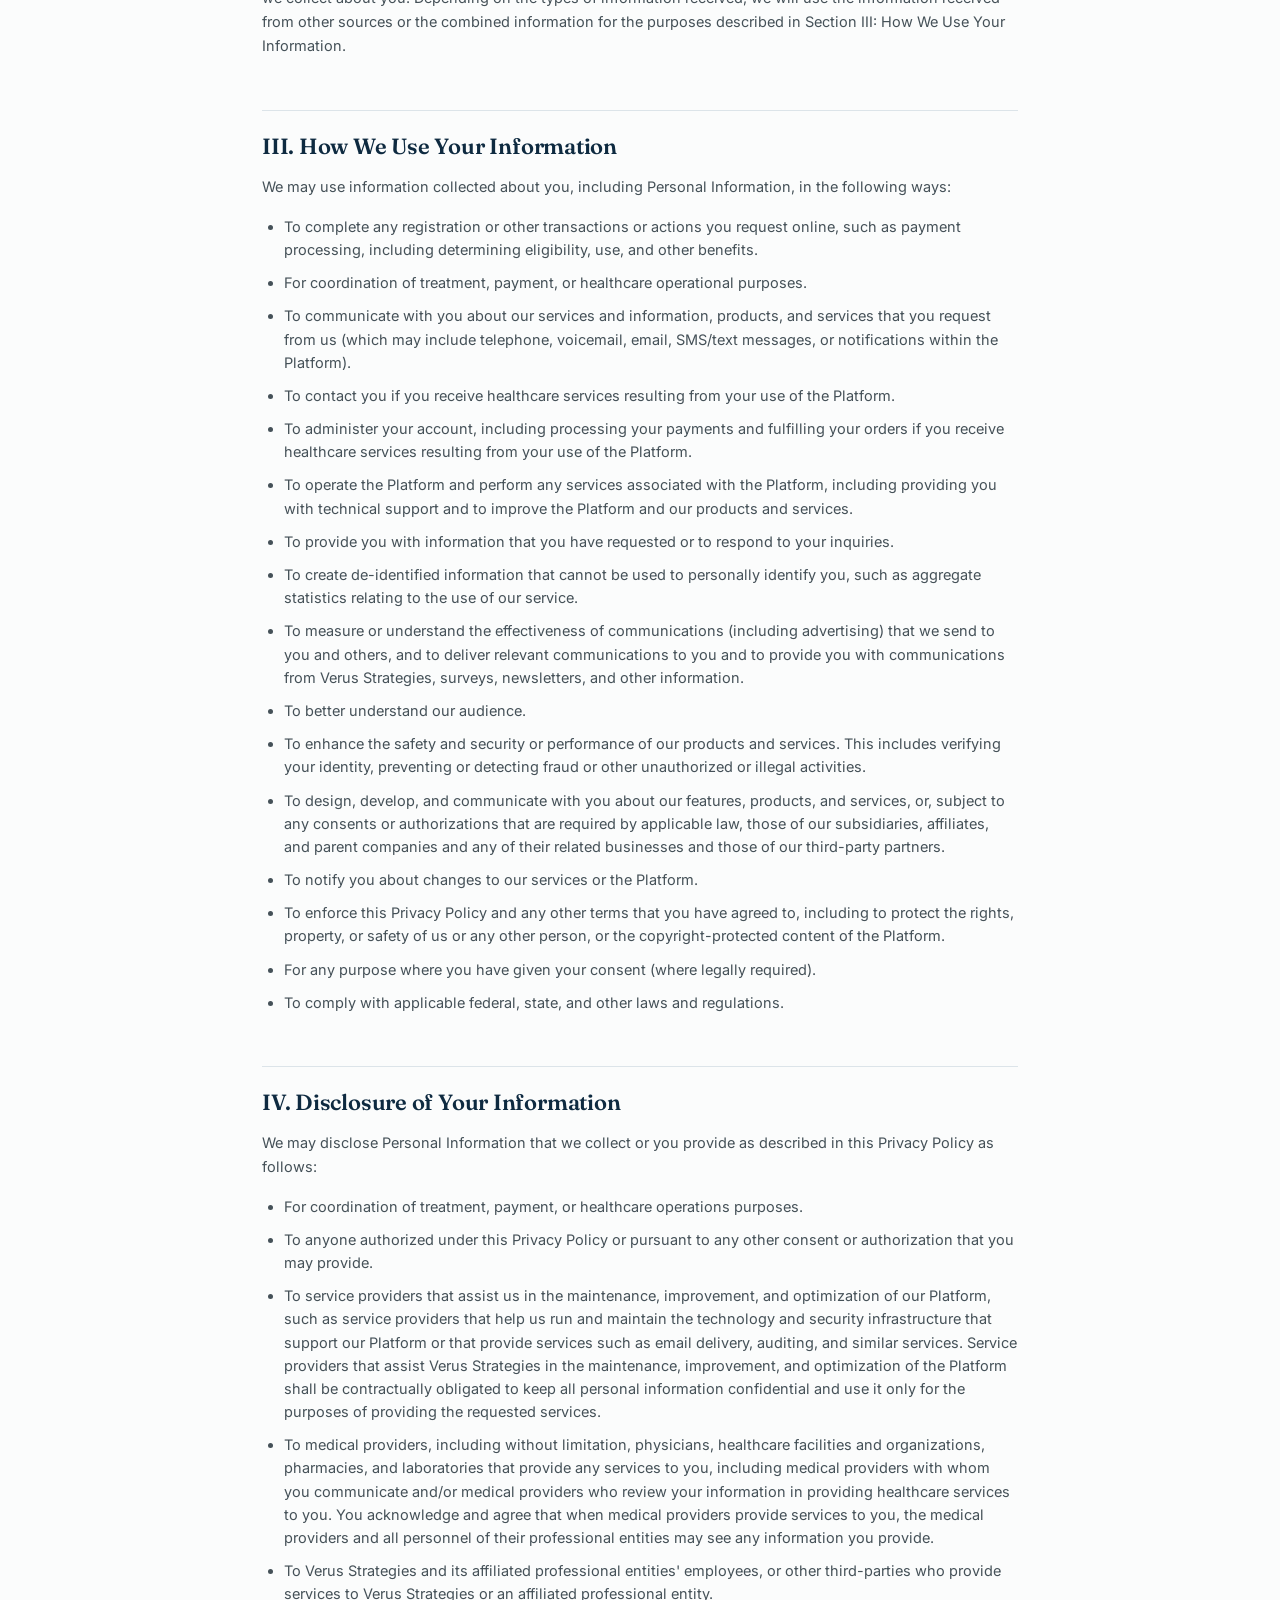
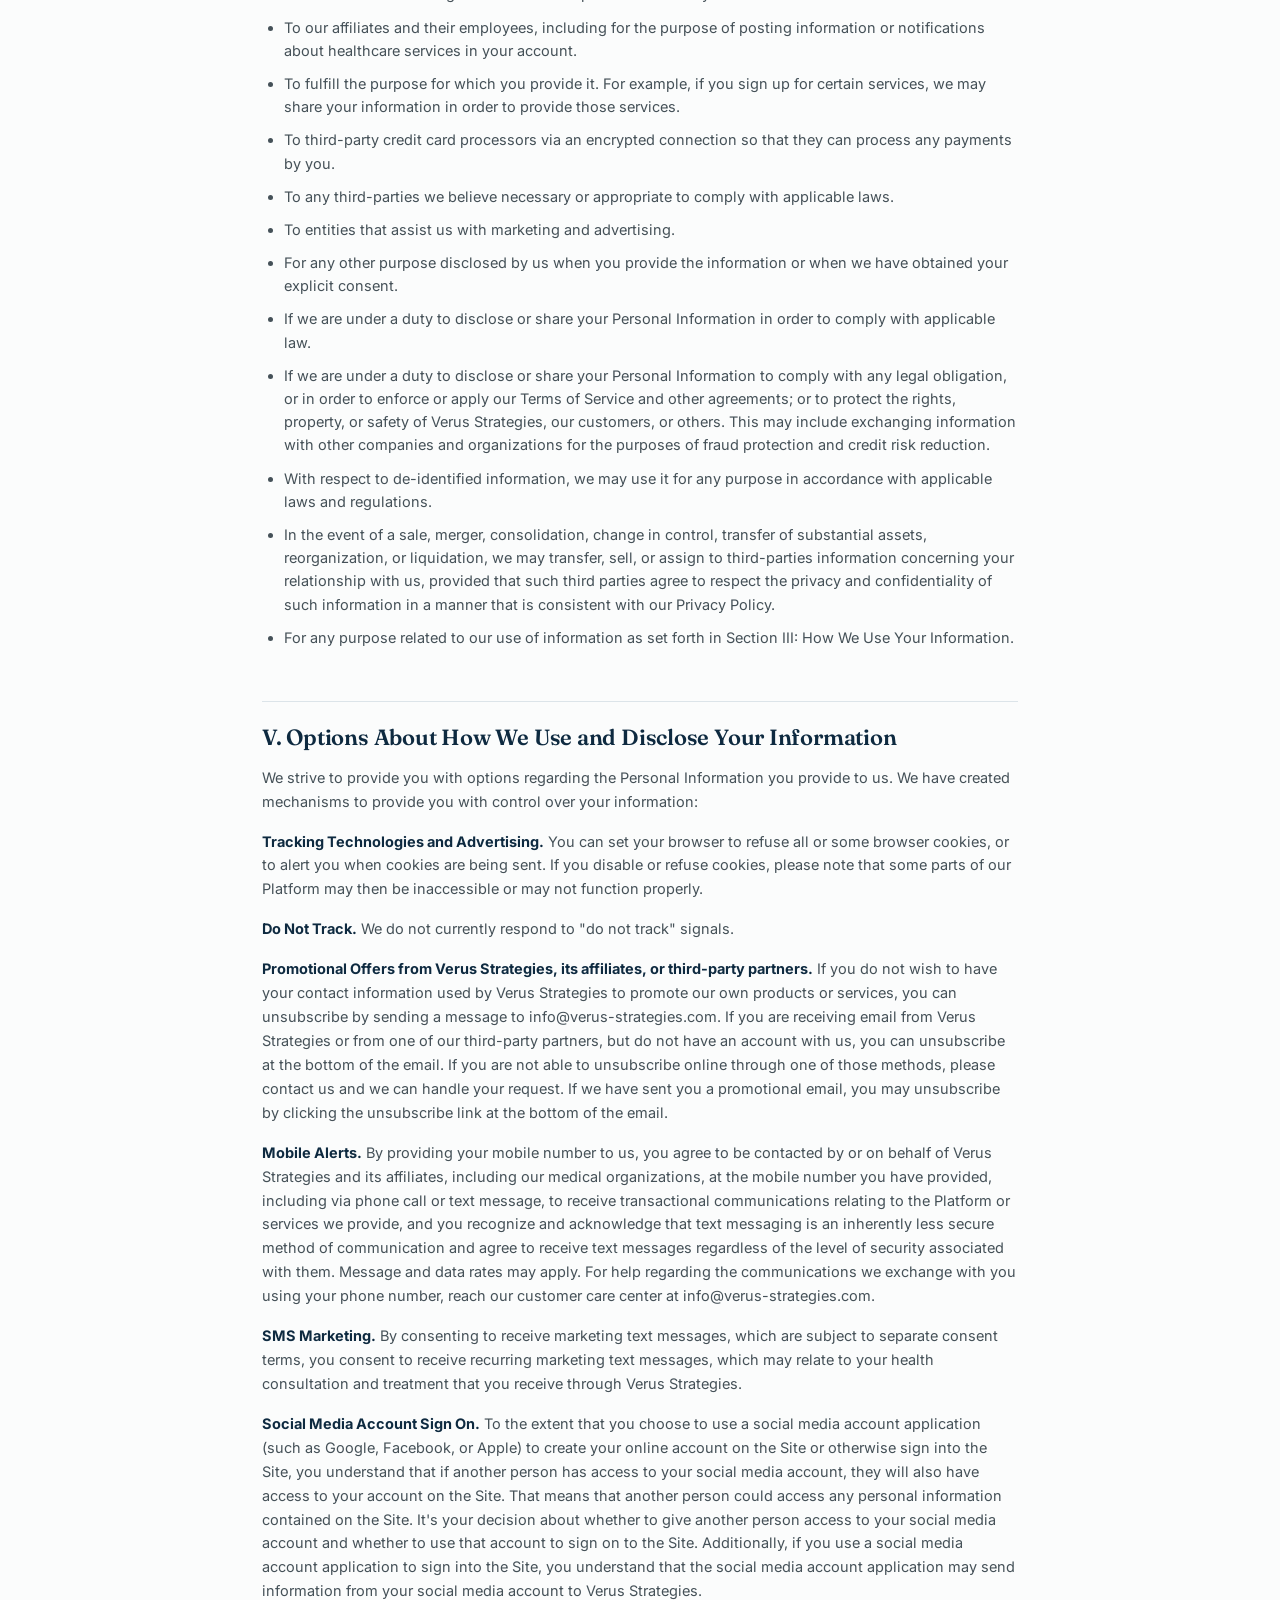
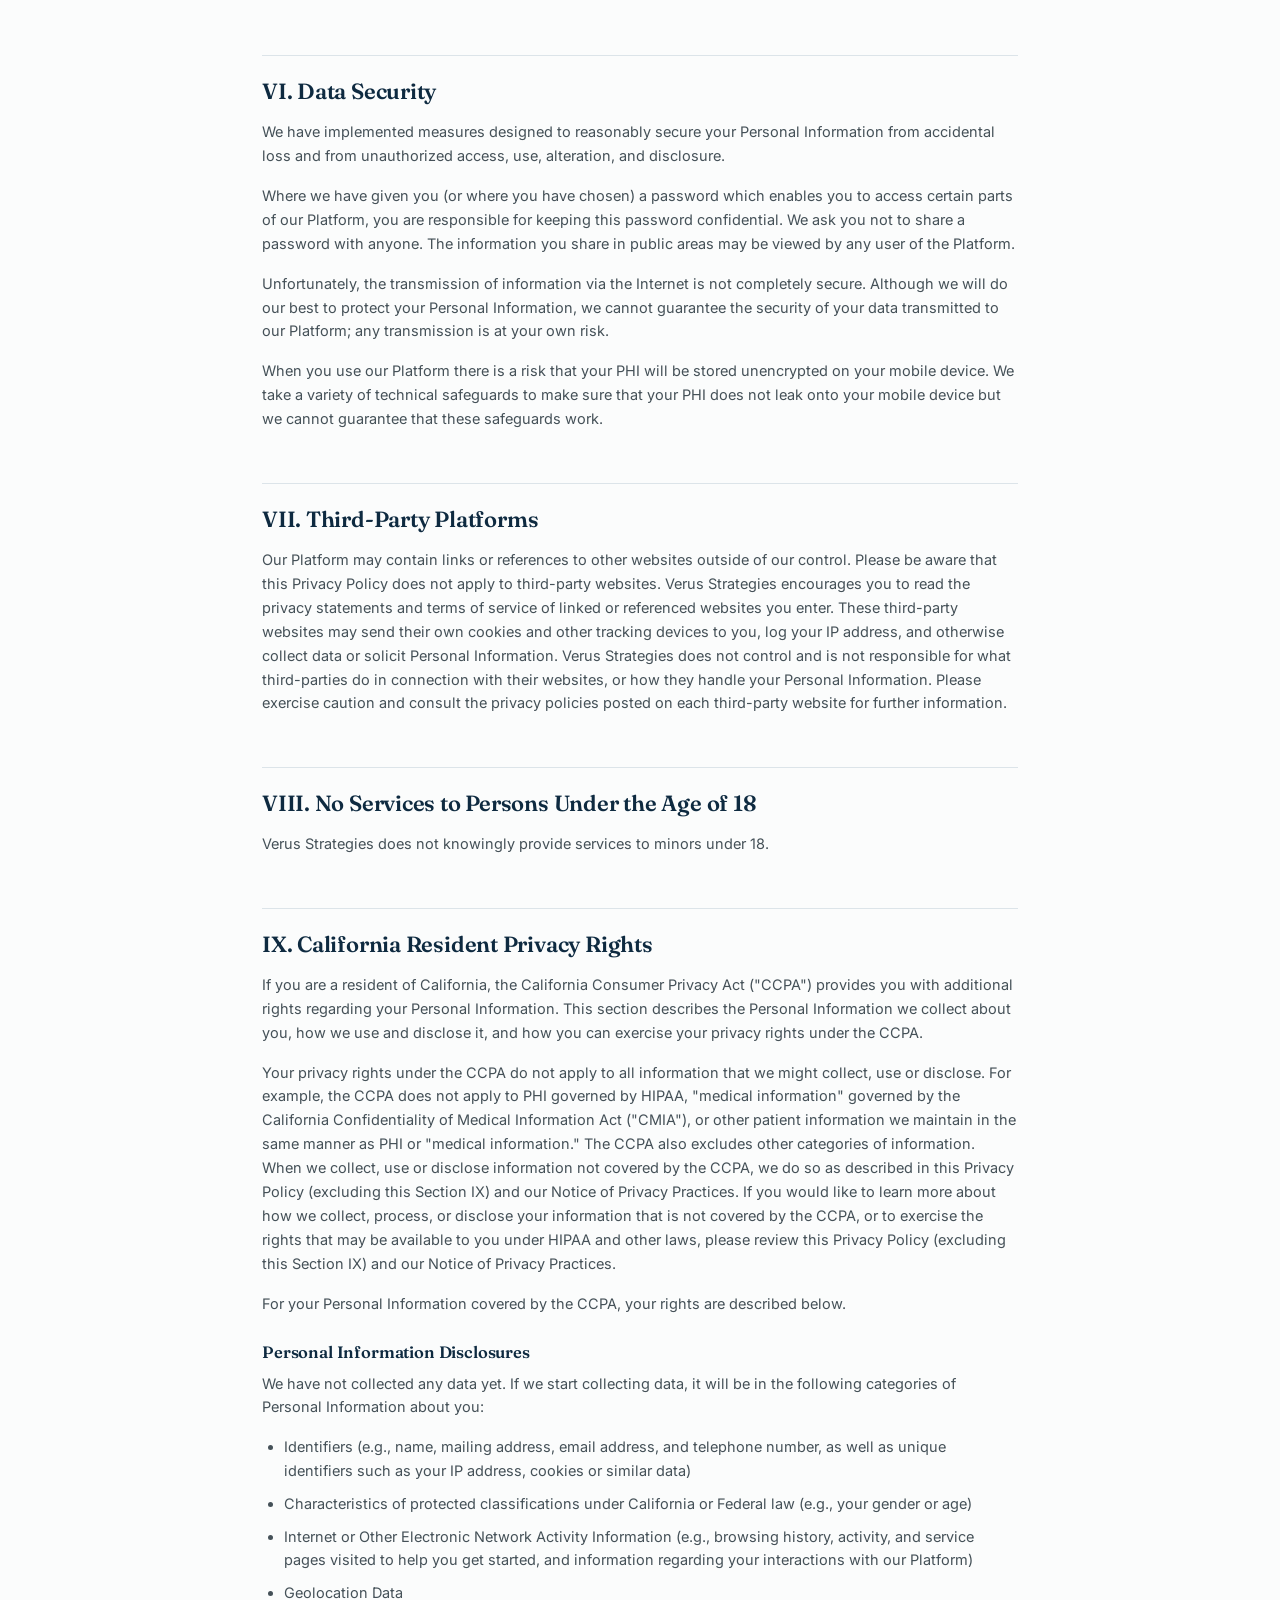
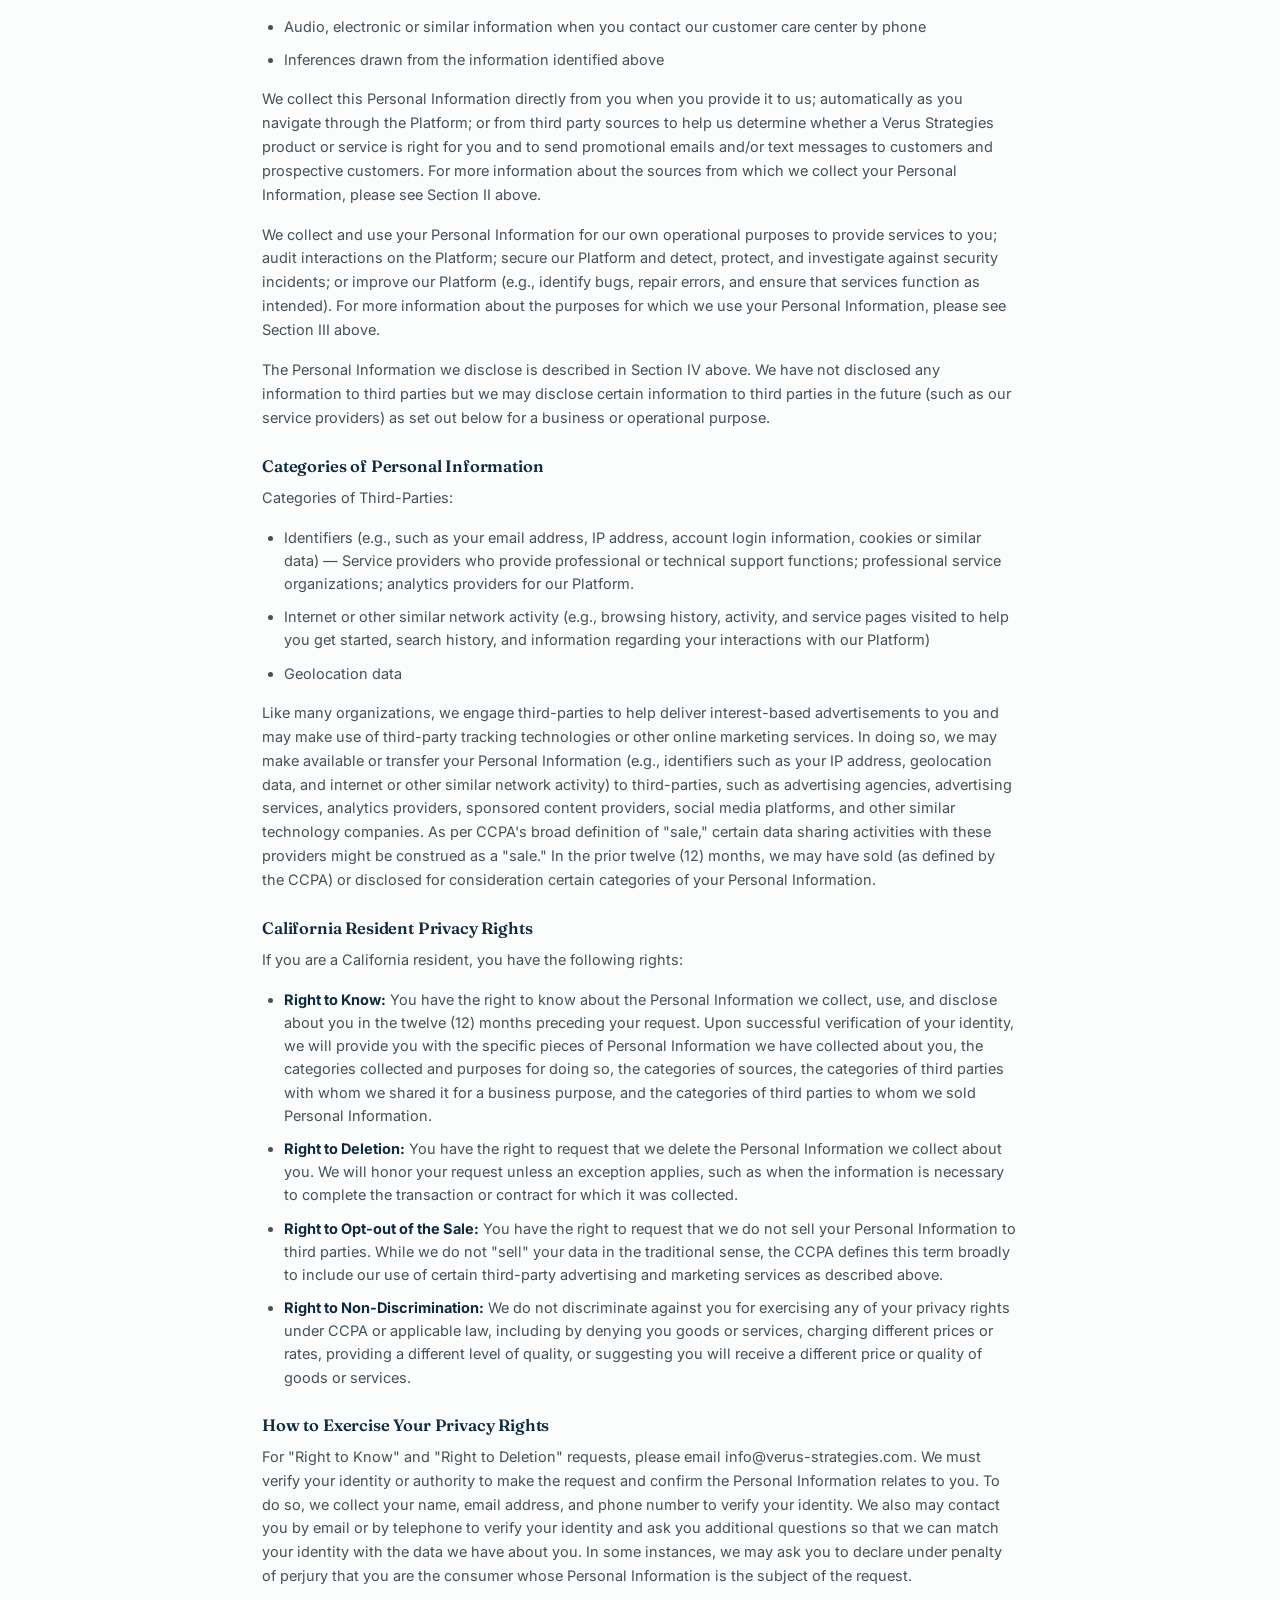
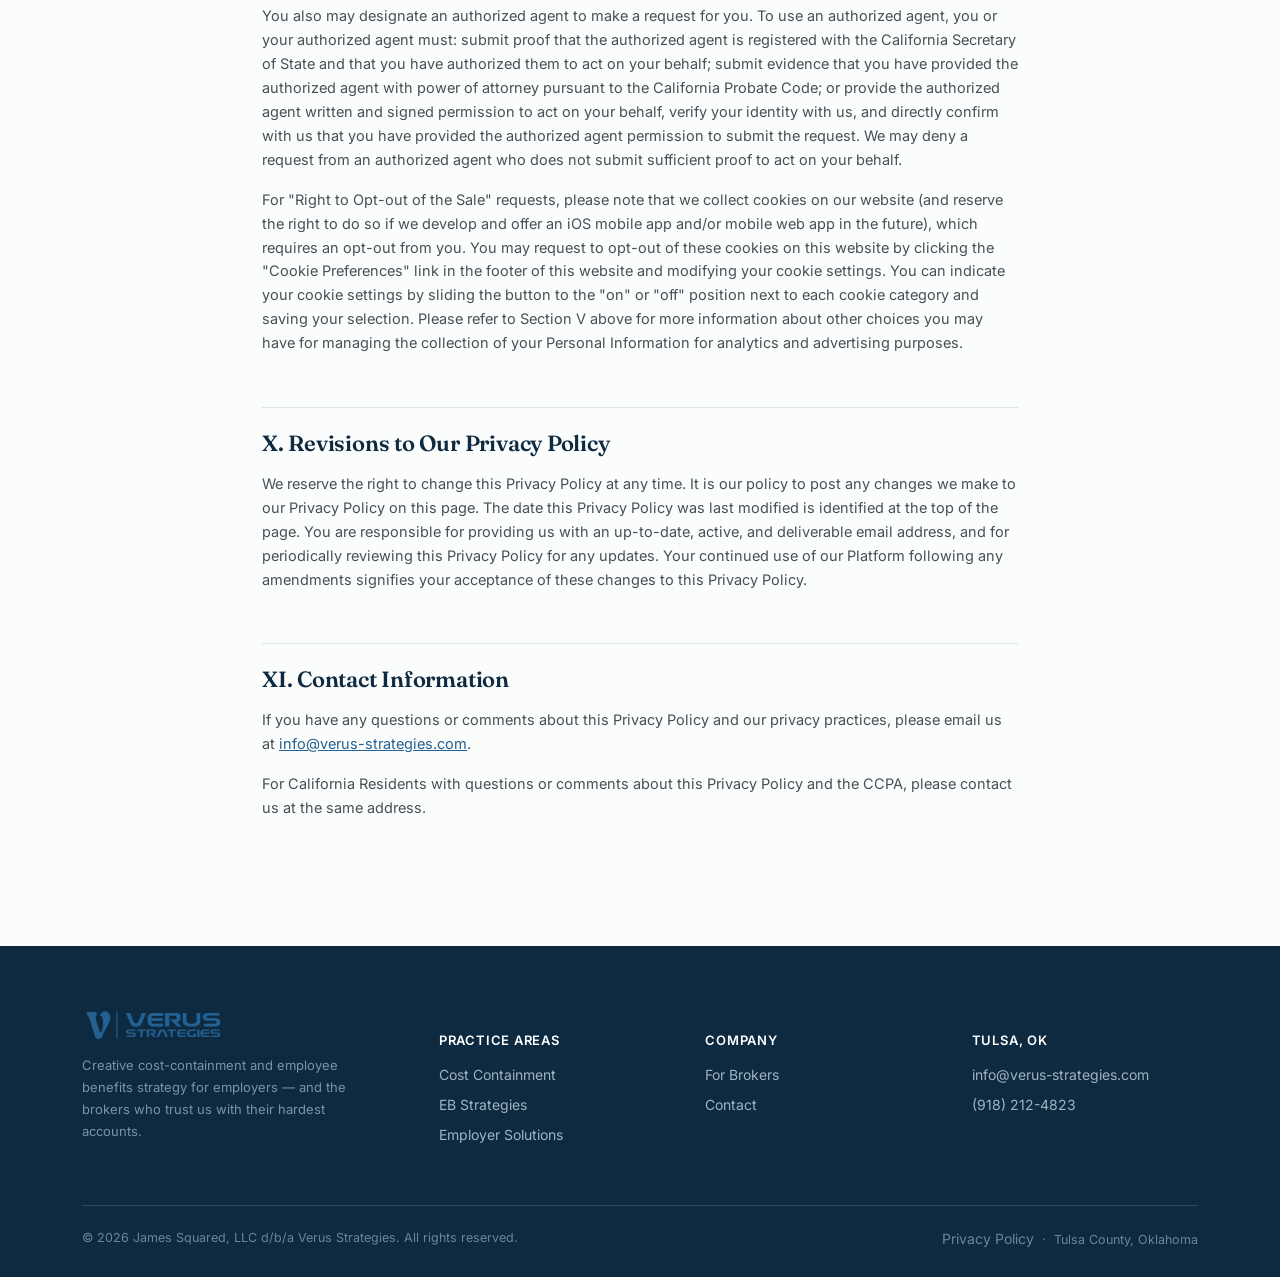
<file: privacy-policy.html>
<!DOCTYPE html>
<html lang="en">
<head>
<meta charset="UTF-8">
<meta name="viewport" content="width=device-width, initial-scale=1.0">
<meta name="description" content="Privacy Policy for James Squared, LLC dba Verus Strategies.">
<meta property="og:title" content="Privacy Policy | Verus Strategies">
<meta property="og:description" content="Privacy Policy for James Squared, LLC dba Verus Strategies.">
<meta property="og:type" content="website">
<meta property="og:site_name" content="Verus Strategies">
<meta property="og:url" content="https://verus-strategies.com/privacy-policy.html">
<meta name="twitter:card" content="summary">
<meta name="twitter:title" content="Privacy Policy | Verus Strategies">
<meta name="twitter:description" content="Privacy Policy for James Squared, LLC dba Verus Strategies.">
<meta name="theme-color" content="#236192">
<link rel="icon" type="image/png" href="assets/images/verus-icon-blue.png">
<title>Privacy Policy — Verus Strategies</title>
<link rel="preconnect" href="https://fonts.googleapis.com">
<link rel="preconnect" href="https://fonts.gstatic.com" crossorigin>
<link href="https://fonts.googleapis.com/css2?family=Fraunces:opsz,wght@9..144,400;9..144,500;9..144,600;9..144,650&family=Inter:wght@400;500;600;700&family=IBM+Plex+Mono:wght@400;500&display=swap" rel="stylesheet">
<link rel="stylesheet" href="assets/style.css">
<style>
.legal-wrap{max-width:820px;margin:0 auto;padding:0 32px;}
.legal-doc{padding:70px 0 110px;}
.legal-doc .updated{
  font-family:'IBM Plex Mono',monospace;font-size:12.5px;color:var(--brass);
  letter-spacing:0.04em;margin-bottom:8px;
}
.legal-notice{
  background:var(--mist);border:1px solid var(--line);border-radius:8px;
  padding:20px 24px;margin:28px 0 40px;font-size:14px;color:var(--navy);font-weight:600;
}
.legal-doc h2{
  font-size:22px;font-weight:600;margin-top:52px;margin-bottom:16px;
  padding-top:24px;border-top:1px solid var(--line);
}
.legal-doc h2:first-of-type{border-top:none;padding-top:0;margin-top:36px;}
.legal-doc h3{font-size:16.5px;font-weight:600;margin-top:28px;margin-bottom:10px;color:var(--navy);}
.legal-doc p{font-size:14.5px;color:var(--graphite);margin:0 0 16px;}
.legal-doc ul{margin:0 0 16px;padding-left:22px;}
.legal-doc li{font-size:14.5px;color:var(--graphite);margin-bottom:10px;line-height:1.6;}
.legal-doc a{color:var(--blue);text-decoration:underline;}
.legal-doc strong{color:var(--navy);}
</style>
</head>
<body>

<header>
  <nav class="wrap">
    <a href="index.html" class="logo"><img src="assets/images/verus-logo-blue.png" alt="Verus Strategies" height="32"></a>
    <div class="nav-links">
      <a href="cost-containment.html">Cost Containment</a>
      <a href="eb-strategies.html">EB Strategies</a>
      <a href="employer-solutions.html">Employer Solutions</a>
      <a href="brokers.html">For Brokers</a>
      <a href="contact.html" class="nav-cta">Request a Benchmark</a>
    </div>
    <button class="menu-toggle" aria-label="Menu">
      <svg width="22" height="16" viewBox="0 0 22 16"><rect width="22" height="2" fill="#0E2A40"/><rect y="7" width="22" height="2" fill="#0E2A40"/><rect y="14" width="22" height="2" fill="#0E2A40"/></svg>
    </button>
  </nav>
</header>

<section class="page-hero" style="padding-bottom:50px;">
  <div class="wrap inner">
    <div class="breadcrumb"><a href="index.html">Home</a> / <span>Privacy Policy</span></div>
    <div class="eyebrow on-dark">Legal</div>
    <h1 style="font-size:clamp(28px,3.6vw,40px);">Privacy Policy</h1>
  </div>
</section>

<section class="legal-doc">
  <div class="legal-wrap">
    <div class="updated">Last updated: July 23, 2024</div>

    <div class="legal-notice">IF YOU ARE EXPERIENCING A MEDICAL EMERGENCY, CALL 911 IMMEDIATELY.</div>

    <p><strong>PLEASE READ THIS PRIVACY POLICY CAREFULLY BEFORE USING OUR SERVICES, OUR WEBSITE, OR OUR MOBILE APPLICATIONS.</strong></p>

    <p><strong>IMPORTANT NOTE</strong> — Our Notice of Privacy Practices is a separate document that governs how protected health information ("PHI") about you may be used and disclosed in connection with the health care services in accordance with the Health Insurance Portability and Accountability Act ("HIPAA").</p>

    <h2>I. Overview</h2>
    <p>This Privacy Policy (the "Privacy Policy") describes the types of information James Squared, LLC and its affiliates, including certain affiliated professional entities (collectively, "Verus Strategies", "we", "our", or "us") may collect from you or that you may provide when you use the Verus Strategies.Health website ("website"), if offered, our iOS mobile application ("iOS mobile app") or our mobile web application that may include our Android mobile application ("mobile web app") and (collectively the "Platform"). This Privacy Policy also describes our practices for collecting, using, maintaining, protecting, and disclosing that information. Use of the Platform is governed by this Privacy Policy and our Terms of Service. This Privacy Policy is incorporated into our Terms of Service. All capitalized terms used in this Privacy Policy, but not defined herein, have the meanings assigned to them in the Terms of Service. By accessing or using the Platform, you acknowledge that you have read, understood and agreed to be legally bound by and comply with this Privacy Policy and our Terms of Service. If any term in this Privacy Policy is unacceptable to you, please do not use the Platform or provide any Personal Information. This Privacy Policy may change from time to time and your use of the Platform after we make changes is deemed to be acceptance of those changes, so please check this Privacy Policy periodically for updates.</p>
    <p>This Privacy Policy does not apply to information collected by any third-party, including through any application or content (including advertising) that may link to, be embedded on, or otherwise accessible from or on the Platform. Also, you may be subject to different privacy policies or terms of service for other websites or applications.</p>
    <p>Verus Strategies is committed to protecting your privacy. We provide this Privacy Policy to explain the type of information we collect and to inform you of the specific practices and guidelines that protect the security and confidentiality of personal information.</p>

    <h2>II. Information We Collect About You and How It's Collected</h2>
    <h3>Information About You and Your Health Care Treatment and Payment.</h3>
    <p>We collect several types of information from and about users of our Platform, including:</p>
    <ul>
      <li>Information by which you may be personally identified, such as name, mailing address, email address, telephone number and account information, postal address, gender, occupation, billing and collection information that you provide to us, information related to your eligibility, or any other information collected on the Platform that is defined as personally identifiable information under applicable law ("Personal Information").</li>
      <li>Health-related information, such as clinical history and condition, and any other information exchanged in emails, texts, chats or calls between you and Verus Strategies.</li>
      <li>Information about your Internet connection, the equipment you use to access our Platform, and usage details.</li>
      <li>Information about you, such as whether you are a current user, your product interests, location or demographics, or information related to your inquiry or request.</li>
      <li>Any other information we specifically request.</li>
    </ul>
    <p>We may collect this information:</p>
    <ul>
      <li>Directly from you when you provide it to us.</li>
      <li>Automatically as you navigate through the Platform (e.g., usage details, IP address, and information collected through cookies, web beacons, and other tracking technologies).</li>
      <li>From third-parties with whom we work to provide you services, such as physicians, medical professionals, and pharmacies.</li>
    </ul>
    <p>We may receive certain information about you through companies that provide us with such information as part of their relationship with us, including Meta, Google Analytics, Google Ads, Chargebee, Stripe, and other third-party tools. We may also receive information about you from your social media accounts if you use those accounts to sign-in to your account with us.</p>

    <h3>Information You Give to Us.</h3>
    <p>The information we collect on or through our Platform may include:</p>
    <ul>
      <li>Information that we collect when you browse our website or download one of our mobile apps. Even without creating an account, we still may collect from you some of the information described in this Section II.</li>
      <li>Information that you provide on our Platform, including information provided when you sign in or register for an account on the Platform or for services provided by one of our affiliates, or through communications with you through the Platform or as a result of any healthcare services.</li>
      <li>Information to process or respond to your inquiries related to requests for treatment, payment, customer service; and when you provide feedback on our Platform, including payment processing information that includes billing information, such as a name, address, email address, and payment card information. When you provide or update your payment processing information, we transmit the payment via an encrypted connection to a third-party credit card processor. Verus Strategies does not collect or store your full credit card details.</li>
      <li>Records and copies of your correspondence (including email addresses) if you contact us, such as when you report an issue with our Platform or other services.</li>
      <li>Information that you provide for display or posting on the Platform, including information provided in social media and/or testimonials. If you provide a testimonial, your first name will be posted along with the testimonial. Please remember that testimonials are located in the public areas of our Platform. Do not provide information for display or posting on the Platform that you would not want others to save or share.</li>
      <li>Your search queries on the Platform.</li>
    </ul>
    <p>As with many other websites and applications, as you navigate through and interact with our Platform, we may use automatic data tracking technologies to collect certain information about your equipment, browsing actions, and patterns, including:</p>
    <ul>
      <li>Details of your visits to our Platform, including traffic data, location data, logs, language, date and time of access, frequency, and other communication data and the resources that you access and use on the Platform.</li>
      <li>Information about your computer and Internet connection, including your IP address, operating system, host domain, and browser type.</li>
      <li>Details of referring websites (URL). We also may use these technologies to collect information about your online activities over time and across third-party websites or other online services (behavioral tracking).</li>
    </ul>
    <p>The purpose of using these tracking technologies is to enhance your online experience, understand traffic patterns, measure the effectiveness of communications, and deliver relevant communications to you. Please note that if you disable or refuse cookies, certain parts of the Platform may not function properly.</p>
    <p>The information we collect automatically includes statistical data and may also include Personal Information. We may also maintain it or associate it with Personal Information you provide to us or that we collect in other ways or receive from third parties. It helps us to improve our Platform and to deliver a better and more personalized service, including by enabling us to: estimate how individuals access and use our Platform; store information about your preferences; speed up your searches; and recognize you when you return to our Platform.</p>
    <p>As with many other websites and applications, our Platform may use "cookies" or other data tracking technologies (collectively "cookies") to help us deliver content specific to your interests, to process your requests, and/or to analyze your visiting patterns. We may collect the following types of information about your visit including: the domain from which you access the Internet; IP address; operating system and information about the device or browser used when visiting the Platform; date and time of your visit; content you visited; general location; and website (such as google.com or bing.com) and website referral source (such as email notice or social media site) that connected you to the Platform. Our Platform uses two types of cookies: single-session (temporary) and multi-session (persistent). Temporary cookies last only as long as your web browser is open, and are used for technical purposes such as enabling better navigation through our Platform. Once you close your browser, the cookie disappears. Persistent cookies are stored on your computer for longer periods and are used for purposes including tracking the number of unique visitors to our Platform and information such as the number of views a page gets, how much time a user spends on a page, and other pertinent web statistics. Cookies, by themselves, will not be used by Verus Strategies to disclose your individual identity. This information identifies your browser to our servers when you use the Platform. We also use different types of first- and third-party cookies on the Platform. For example, we use cookies to track user trends and patterns. This helps us better understand and improve areas of the Platform that our users find valuable. We use cookies to personalize content and ads, to provide social media features and to analyze our traffic. We also share information about your browser's use of our Platform with our social media, advertising and analytics partners. We use the information from cookies to provide services better tailored to our users' needs.</p>
    <p><strong>Google Analytics.</strong> We use Google Analytics, a web analytics service provided by Google, Inc. ("Google") to collect certain information relating to your use of our Site. Google Analytics uses cookies to help our Site analyze how users use our Site. You can find out more about how Google uses data by visiting <a href="https://www.google.com/policies/privacy/partners/" target="_blank" rel="noopener">"How Google Uses Data When You Use Our Partners' Sites or Apps"</a>. For more information, please visit Google and pages that describe Google Analytics, such as <a href="https://www.google.com/analytics/learn/privacy.html" target="_blank" rel="noopener">www.google.com/analytics/learn/privacy.html</a>.</p>
    <p><strong>Other Third-Party Tools.</strong> We use other third party tools that allow us to track the performance of our Site. These tools provide us with information about errors, app and website performance, and other technical details we may use to improve our Site and/or our Service.</p>
    <p><strong>Advertising:</strong> We may use anonymized and aggregated data about how you browse and shop in order to show you ads for Verus Strategies or our advertising partners that are relevant to your interests.</p>
    <p>We may use cookies and other information to provide relevant interest-based advertising to you, and ad networks to which we belong may use your browsing activity across participating websites to show you interest-based advertisements on those websites. Interest-based ads are ads presented to you based on your browsing behavior to provide you with ads more tailored to your interests. These interest-based ads may be presented to you while you are browsing our Platform or third-party sites not owned by Verus Strategies. Currently, we do not recognize if your browser sends a "do not track" signal or similar mechanism to indicate you do not wish to be tracked or receive interest-based ads. If you would like more information about these practices, please click <a href="https://optout.aboutads.info/#!/" target="_blank" rel="noopener">here</a>.</p>
    <p>We may also collect data by using "pixel tags," "web beacons," "clear GIFs" or similar means (collectively, "pixel tags") that allow us to know when you visit our Platform. Through pixel tags, we collect non-Personal Information or aggregate information that can be used to enhance your online experience and understand traffic patterns.</p>

    <h3>Information We Receive From Other Sources.</h3>
    <p>This is information we receive about you if you use any of the other websites we operate or other services we provide. We sometimes work with third parties and they sometimes provide information about you. We obtain information from such third-parties with whom we work to provide you with certain services (including, for example, sub-contractors, analytics providers, advertising networks, and search information providers, or third parties who share your information to provide health care services to you, such as a medical provider including your information when they message or communicate with other medical providers or Verus Strategies).</p>
    <p>In addition, we may utilize third-party providers to serve or monitor interactions on other websites, while ensuring the collected data is anonymized. You may link to or access our Platform using other third-party websites. Use of such third-party websites is subject to the terms of service and privacy policies of those third parties. Verus Strategies does not control the use of third-party technology or the resulting information and is not responsible for any actions or policies of such third parties.</p>
    <p>Where permitted by applicable law, we may also receive Personal Information about you from third-party sources (e.g., lead generators) to determine whether a Verus Strategies product or service is right for you and to send promotional emails to customers and prospective customers.</p>
    <p>We may combine information we receive from other sources with information you give to us and information we collect about you. Depending on the types of information received, we will use the information received from other sources or the combined information for the purposes described in Section III: How We Use Your Information.</p>

    <h2>III. How We Use Your Information</h2>
    <p>We may use information collected about you, including Personal Information, in the following ways:</p>
    <ul>
      <li>To complete any registration or other transactions or actions you request online, such as payment processing, including determining eligibility, use, and other benefits.</li>
      <li>For coordination of treatment, payment, or healthcare operational purposes.</li>
      <li>To communicate with you about our services and information, products, and services that you request from us (which may include telephone, voicemail, email, SMS/text messages, or notifications within the Platform).</li>
      <li>To contact you if you receive healthcare services resulting from your use of the Platform.</li>
      <li>To administer your account, including processing your payments and fulfilling your orders if you receive healthcare services resulting from your use of the Platform.</li>
      <li>To operate the Platform and perform any services associated with the Platform, including providing you with technical support and to improve the Platform and our products and services.</li>
      <li>To provide you with information that you have requested or to respond to your inquiries.</li>
      <li>To create de-identified information that cannot be used to personally identify you, such as aggregate statistics relating to the use of our service.</li>
      <li>To measure or understand the effectiveness of communications (including advertising) that we send to you and others, and to deliver relevant communications to you and to provide you with communications from Verus Strategies, surveys, newsletters, and other information.</li>
      <li>To better understand our audience.</li>
      <li>To enhance the safety and security or performance of our products and services. This includes verifying your identity, preventing or detecting fraud or other unauthorized or illegal activities.</li>
      <li>To design, develop, and communicate with you about our features, products, and services, or, subject to any consents or authorizations that are required by applicable law, those of our subsidiaries, affiliates, and parent companies and any of their related businesses and those of our third-party partners.</li>
      <li>To notify you about changes to our services or the Platform.</li>
      <li>To enforce this Privacy Policy and any other terms that you have agreed to, including to protect the rights, property, or safety of us or any other person, or the copyright-protected content of the Platform.</li>
      <li>For any purpose where you have given your consent (where legally required).</li>
      <li>To comply with applicable federal, state, and other laws and regulations.</li>
    </ul>

    <h2>IV. Disclosure of Your Information</h2>
    <p>We may disclose Personal Information that we collect or you provide as described in this Privacy Policy as follows:</p>
    <ul>
      <li>For coordination of treatment, payment, or healthcare operations purposes.</li>
      <li>To anyone authorized under this Privacy Policy or pursuant to any other consent or authorization that you may provide.</li>
      <li>To service providers that assist us in the maintenance, improvement, and optimization of our Platform, such as service providers that help us run and maintain the technology and security infrastructure that support our Platform or that provide services such as email delivery, auditing, and similar services. Service providers that assist Verus Strategies in the maintenance, improvement, and optimization of the Platform shall be contractually obligated to keep all personal information confidential and use it only for the purposes of providing the requested services.</li>
      <li>To medical providers, including without limitation, physicians, healthcare facilities and organizations, pharmacies, and laboratories that provide any services to you, including medical providers with whom you communicate and/or medical providers who review your information in providing healthcare services to you. You acknowledge and agree that when medical providers provide services to you, the medical providers and all personnel of their professional entities may see any information you provide.</li>
      <li>To Verus Strategies and its affiliated professional entities' employees, or other third-parties who provide services to Verus Strategies or an affiliated professional entity.</li>
      <li>To our affiliates and their employees, including for the purpose of posting information or notifications about healthcare services in your account.</li>
      <li>To fulfill the purpose for which you provide it. For example, if you sign up for certain services, we may share your information in order to provide those services.</li>
      <li>To third-party credit card processors via an encrypted connection so that they can process any payments by you.</li>
      <li>To any third-parties we believe necessary or appropriate to comply with applicable laws.</li>
      <li>To entities that assist us with marketing and advertising.</li>
      <li>For any other purpose disclosed by us when you provide the information or when we have obtained your explicit consent.</li>
      <li>If we are under a duty to disclose or share your Personal Information in order to comply with applicable law.</li>
      <li>If we are under a duty to disclose or share your Personal Information to comply with any legal obligation, or in order to enforce or apply our Terms of Service and other agreements; or to protect the rights, property, or safety of Verus Strategies, our customers, or others. This may include exchanging information with other companies and organizations for the purposes of fraud protection and credit risk reduction.</li>
      <li>With respect to de-identified information, we may use it for any purpose in accordance with applicable laws and regulations.</li>
      <li>In the event of a sale, merger, consolidation, change in control, transfer of substantial assets, reorganization, or liquidation, we may transfer, sell, or assign to third-parties information concerning your relationship with us, provided that such third parties agree to respect the privacy and confidentiality of such information in a manner that is consistent with our Privacy Policy.</li>
      <li>For any purpose related to our use of information as set forth in Section III: How We Use Your Information.</li>
    </ul>

    <h2>V. Options About How We Use and Disclose Your Information</h2>
    <p>We strive to provide you with options regarding the Personal Information you provide to us. We have created mechanisms to provide you with control over your information:</p>
    <p><strong>Tracking Technologies and Advertising.</strong> You can set your browser to refuse all or some browser cookies, or to alert you when cookies are being sent. If you disable or refuse cookies, please note that some parts of our Platform may then be inaccessible or may not function properly.</p>
    <p><strong>Do Not Track.</strong> We do not currently respond to "do not track" signals.</p>
    <p><strong>Promotional Offers from Verus Strategies, its affiliates, or third-party partners.</strong> If you do not wish to have your contact information used by Verus Strategies to promote our own products or services, you can unsubscribe by sending a message to info@verus-strategies.com. If you are receiving email from Verus Strategies or from one of our third-party partners, but do not have an account with us, you can unsubscribe at the bottom of the email. If you are not able to unsubscribe online through one of those methods, please contact us and we can handle your request. If we have sent you a promotional email, you may unsubscribe by clicking the unsubscribe link at the bottom of the email.</p>
    <p><strong>Mobile Alerts.</strong> By providing your mobile number to us, you agree to be contacted by or on behalf of Verus Strategies and its affiliates, including our medical organizations, at the mobile number you have provided, including via phone call or text message, to receive transactional communications relating to the Platform or services we provide, and you recognize and acknowledge that text messaging is an inherently less secure method of communication and agree to receive text messages regardless of the level of security associated with them. Message and data rates may apply. For help regarding the communications we exchange with you using your phone number, reach our customer care center at info@verus-strategies.com.</p>
    <p><strong>SMS Marketing.</strong> By consenting to receive marketing text messages, which are subject to separate consent terms, you consent to receive recurring marketing text messages, which may relate to your health consultation and treatment that you receive through Verus Strategies.</p>
    <p><strong>Social Media Account Sign On.</strong> To the extent that you choose to use a social media account application (such as Google, Facebook, or Apple) to create your online account on the Site or otherwise sign into the Site, you understand that if another person has access to your social media account, they will also have access to your account on the Site. That means that another person could access any personal information contained on the Site. It's your decision about whether to give another person access to your social media account and whether to use that account to sign on to the Site. Additionally, if you use a social media account application to sign into the Site, you understand that the social media account application may send information from your social media account to Verus Strategies.</p>

    <h2>VI. Data Security</h2>
    <p>We have implemented measures designed to reasonably secure your Personal Information from accidental loss and from unauthorized access, use, alteration, and disclosure.</p>
    <p>Where we have given you (or where you have chosen) a password which enables you to access certain parts of our Platform, you are responsible for keeping this password confidential. We ask you not to share a password with anyone. The information you share in public areas may be viewed by any user of the Platform.</p>
    <p>Unfortunately, the transmission of information via the Internet is not completely secure. Although we will do our best to protect your Personal Information, we cannot guarantee the security of your data transmitted to our Platform; any transmission is at your own risk.</p>
    <p>When you use our Platform there is a risk that your PHI will be stored unencrypted on your mobile device. We take a variety of technical safeguards to make sure that your PHI does not leak onto your mobile device but we cannot guarantee that these safeguards work.</p>

    <h2>VII. Third-Party Platforms</h2>
    <p>Our Platform may contain links or references to other websites outside of our control. Please be aware that this Privacy Policy does not apply to third-party websites. Verus Strategies encourages you to read the privacy statements and terms of service of linked or referenced websites you enter. These third-party websites may send their own cookies and other tracking devices to you, log your IP address, and otherwise collect data or solicit Personal Information. Verus Strategies does not control and is not responsible for what third-parties do in connection with their websites, or how they handle your Personal Information. Please exercise caution and consult the privacy policies posted on each third-party website for further information.</p>

    <h2>VIII. No Services to Persons Under the Age of 18</h2>
    <p>Verus Strategies does not knowingly provide services to minors under 18.</p>

    <h2>IX. California Resident Privacy Rights</h2>
    <p>If you are a resident of California, the California Consumer Privacy Act ("CCPA") provides you with additional rights regarding your Personal Information. This section describes the Personal Information we collect about you, how we use and disclose it, and how you can exercise your privacy rights under the CCPA.</p>
    <p>Your privacy rights under the CCPA do not apply to all information that we might collect, use or disclose. For example, the CCPA does not apply to PHI governed by HIPAA, "medical information" governed by the California Confidentiality of Medical Information Act ("CMIA"), or other patient information we maintain in the same manner as PHI or "medical information." The CCPA also excludes other categories of information. When we collect, use or disclose information not covered by the CCPA, we do so as described in this Privacy Policy (excluding this Section IX) and our Notice of Privacy Practices. If you would like to learn more about how we collect, process, or disclose your information that is not covered by the CCPA, or to exercise the rights that may be available to you under HIPAA and other laws, please review this Privacy Policy (excluding this Section IX) and our Notice of Privacy Practices.</p>
    <p>For your Personal Information covered by the CCPA, your rights are described below.</p>

    <h3>Personal Information Disclosures</h3>
    <p>We have not collected any data yet. If we start collecting data, it will be in the following categories of Personal Information about you:</p>
    <ul>
      <li>Identifiers (e.g., name, mailing address, email address, and telephone number, as well as unique identifiers such as your IP address, cookies or similar data)</li>
      <li>Characteristics of protected classifications under California or Federal law (e.g., your gender or age)</li>
      <li>Internet or Other Electronic Network Activity Information (e.g., browsing history, activity, and service pages visited to help you get started, and information regarding your interactions with our Platform)</li>
      <li>Geolocation Data</li>
      <li>Audio, electronic or similar information when you contact our customer care center by phone</li>
      <li>Inferences drawn from the information identified above</li>
    </ul>
    <p>We collect this Personal Information directly from you when you provide it to us; automatically as you navigate through the Platform; or from third party sources to help us determine whether a Verus Strategies product or service is right for you and to send promotional emails and/or text messages to customers and prospective customers. For more information about the sources from which we collect your Personal Information, please see Section II above.</p>
    <p>We collect and use your Personal Information for our own operational purposes to provide services to you; audit interactions on the Platform; secure our Platform and detect, protect, and investigate against security incidents; or improve our Platform (e.g., identify bugs, repair errors, and ensure that services function as intended). For more information about the purposes for which we use your Personal Information, please see Section III above.</p>
    <p>The Personal Information we disclose is described in Section IV above. We have not disclosed any information to third parties but we may disclose certain information to third parties in the future (such as our service providers) as set out below for a business or operational purpose.</p>

    <h3>Categories of Personal Information</h3>
    <p>Categories of Third-Parties:</p>
    <ul>
      <li>Identifiers (e.g., such as your email address, IP address, account login information, cookies or similar data) — Service providers who provide professional or technical support functions; professional service organizations; analytics providers for our Platform.</li>
      <li>Internet or other similar network activity (e.g., browsing history, activity, and service pages visited to help you get started, search history, and information regarding your interactions with our Platform)</li>
      <li>Geolocation data</li>
    </ul>
    <p>Like many organizations, we engage third-parties to help deliver interest-based advertisements to you and may make use of third-party tracking technologies or other online marketing services. In doing so, we may make available or transfer your Personal Information (e.g., identifiers such as your IP address, geolocation data, and internet or other similar network activity) to third-parties, such as advertising agencies, advertising services, analytics providers, sponsored content providers, social media platforms, and other similar technology companies. As per CCPA's broad definition of "sale," certain data sharing activities with these providers might be construed as a "sale." In the prior twelve (12) months, we may have sold (as defined by the CCPA) or disclosed for consideration certain categories of your Personal Information.</p>

    <h3>California Resident Privacy Rights</h3>
    <p>If you are a California resident, you have the following rights:</p>
    <ul>
      <li><strong>Right to Know:</strong> You have the right to know about the Personal Information we collect, use, and disclose about you in the twelve (12) months preceding your request. Upon successful verification of your identity, we will provide you with the specific pieces of Personal Information we have collected about you, the categories collected and purposes for doing so, the categories of sources, the categories of third parties with whom we shared it for a business purpose, and the categories of third parties to whom we sold Personal Information.</li>
      <li><strong>Right to Deletion:</strong> You have the right to request that we delete the Personal Information we collect about you. We will honor your request unless an exception applies, such as when the information is necessary to complete the transaction or contract for which it was collected.</li>
      <li><strong>Right to Opt-out of the Sale:</strong> You have the right to request that we do not sell your Personal Information to third parties. While we do not "sell" your data in the traditional sense, the CCPA defines this term broadly to include our use of certain third-party advertising and marketing services as described above.</li>
      <li><strong>Right to Non-Discrimination:</strong> We do not discriminate against you for exercising any of your privacy rights under CCPA or applicable law, including by denying you goods or services, charging different prices or rates, providing a different level of quality, or suggesting you will receive a different price or quality of goods or services.</li>
    </ul>

    <h3>How to Exercise Your Privacy Rights</h3>
    <p>For "Right to Know" and "Right to Deletion" requests, please email info@verus-strategies.com. We must verify your identity or authority to make the request and confirm the Personal Information relates to you. To do so, we collect your name, email address, and phone number to verify your identity. We also may contact you by email or by telephone to verify your identity and ask you additional questions so that we can match your identity with the data we have about you. In some instances, we may ask you to declare under penalty of perjury that you are the consumer whose Personal Information is the subject of the request.</p>
    <p>You also may designate an authorized agent to make a request for you. To use an authorized agent, you or your authorized agent must: submit proof that the authorized agent is registered with the California Secretary of State and that you have authorized them to act on your behalf; submit evidence that you have provided the authorized agent with power of attorney pursuant to the California Probate Code; or provide the authorized agent written and signed permission to act on your behalf, verify your identity with us, and directly confirm with us that you have provided the authorized agent permission to submit the request. We may deny a request from an authorized agent who does not submit sufficient proof to act on your behalf.</p>
    <p>For "Right to Opt-out of the Sale" requests, please note that we collect cookies on our website (and reserve the right to do so if we develop and offer an iOS mobile app and/or mobile web app in the future), which requires an opt-out from you. You may request to opt-out of these cookies on this website by clicking the "Cookie Preferences" link in the footer of this website and modifying your cookie settings. You can indicate your cookie settings by sliding the button to the "on" or "off" position next to each cookie category and saving your selection. Please refer to Section V above for more information about other choices you may have for managing the collection of your Personal Information for analytics and advertising purposes.</p>

    <h2>X. Revisions to Our Privacy Policy</h2>
    <p>We reserve the right to change this Privacy Policy at any time. It is our policy to post any changes we make to our Privacy Policy on this page. The date this Privacy Policy was last modified is identified at the top of the page. You are responsible for providing us with an up-to-date, active, and deliverable email address, and for periodically reviewing this Privacy Policy for any updates. Your continued use of our Platform following any amendments signifies your acceptance of these changes to this Privacy Policy.</p>

    <h2>XI. Contact Information</h2>
    <p>If you have any questions or comments about this Privacy Policy and our privacy practices, please email us at <a href="mailto:info@verus-strategies.com">info@verus-strategies.com</a>.</p>
    <p>For California Residents with questions or comments about this Privacy Policy and the CCPA, please contact us at the same address.</p>
  </div>
</section>

<footer>
  <div class="wrap">
    <div class="footer-grid">
      <div>
        <div class="foot-logo"><img src="assets/images/verus-logo-white.png" alt="Verus Strategies" height="26"></div>
        <p class="foot-note">Creative cost-containment and employee benefits strategy for employers — and the brokers who trust us with their hardest accounts.</p>
      </div>
      <div>
        <h5>Practice Areas</h5>
        <ul>
          <li><a href="cost-containment.html">Cost Containment</a></li>
          <li><a href="eb-strategies.html">EB Strategies</a></li>
          <li><a href="employer-solutions.html">Employer Solutions</a></li>
        </ul>
      </div>
      <div>
        <h5>Company</h5>
        <ul>
          <li><a href="brokers.html">For Brokers</a></li>
          <li><a href="contact.html">Contact</a></li>
        </ul>
      </div>
      <div>
        <h5>Tulsa, OK</h5>
        <ul>
          <li><a href="mailto:info@verus-strategies.com">info@verus-strategies.com</a></li>
          <li><a href="tel:+19182124823">(918) 212-4823</a></li>
        </ul>
      </div>
    </div>
    <div class="foot-bottom">
      <span>© 2026 James Squared, LLC d/b/a Verus Strategies. All rights reserved.</span>
      <span><a href="privacy-policy.html" style="color:inherit;">Privacy Policy</a> &nbsp;·&nbsp; Tulsa County, Oklahoma</span>
    </div>
  </div>
</footer>

<script src="assets/main.js"></script>
</body>
</html>
</file>
<file: assets/style.css>
:root{
    --navy:#0E2A40;
    --navy-2:#123852;
    --blue:#236192;
    --steel:#7096B0;
    --mist:#EFF4F7;
    --paper:#FBFCFC;
    --brass:#B8863E;
    --brass-light:#D9B579;
    --graphite:#455158;
    --line:#DCE4E9;
    --line-dark:rgba(255,255,255,0.14);
    --maxw:1180px;
}
*{box-sizing:border-box;}
html{scroll-behavior:smooth;}
body{
    margin:0;
    font-family:'Inter',sans-serif;
    color:var(--graphite);
    background:var(--paper);
    -webkit-font-smoothing:antialiased;
}
img{max-width:100%;display:block;}
a{color:inherit;text-decoration:none;}
.wrap{max-width:var(--maxw);margin:0 auto;padding:0 32px;}
h1,h2,h3,h4{
    font-family:'Fraunces',serif;
    color:var(--navy);
    margin:0;
    line-height:1.08;
    letter-spacing:-0.01em;
}
.eyebrow{
    font-family:'IBM Plex Mono',monospace;
    font-size:12.5px;
    letter-spacing:0.14em;
    text-transform:uppercase;
    color:var(--brass);
    font-weight:500;
    display:flex;
    align-items:center;
    gap:10px;
}
.eyebrow::before{
    content:"";
    width:22px;height:1px;background:var(--brass);
    display:inline-block;
}
.eyebrow.on-dark{color:var(--brass-light);}
.eyebrow.on-dark::before{background:var(--brass-light);}
p{line-height:1.65;}
.btn{
    display:inline-flex;
    align-items:center;
    gap:8px;
    font-family:'Inter',sans-serif;
    font-weight:600;
    font-size:15px;
    padding:14px 26px;
    border-radius:3px;
    cursor:pointer;
    border:1px solid transparent;
    transition:transform .18s ease, box-shadow .18s ease, background .18s ease, border-color .18s ease;
    background:none;
}
.btn-primary{background:var(--brass);color:#1a1305;}
.btn-primary:hover{background:var(--brass-light);transform:translateY(-1px);}
.btn-ghost{border-color:var(--line-dark);color:#fff;}
.btn-ghost:hover{border-color:#fff;background:rgba(255,255,255,0.06);}
.btn-outline{border-color:var(--blue);color:var(--blue);}
.btn-outline:hover{background:var(--blue);color:#fff;}
.btn-dark{background:var(--navy);color:#fff;}
.btn-dark:hover{background:var(--blue);}

/* NAV */
header{
    position:sticky;top:0;z-index:50;
    background:rgba(251,252,252,0.92);
    backdrop-filter:blur(10px);
    border-bottom:1px solid var(--line);
}
nav{
    max-width:var(--maxw);margin:0 auto;padding:16px 32px;
    display:flex;align-items:center;justify-content:space-between;
}
nav .logo img{height:38px;}
.nav-links{display:flex;gap:34px;align-items:center;}
.nav-links a{
    font-size:14.5px;font-weight:500;color:var(--navy);
    position:relative;
}
.nav-links a.active{color:var(--blue);}
.nav-links a::after{
    content:"";position:absolute;left:0;bottom:-6px;width:0;height:2px;
    background:var(--brass);transition:width .2s ease;
}
.nav-links a:hover::after{width:100%;}
.nav-links a.active::after{width:100%;}
.nav-cta{background:var(--navy);color:#fff;padding:11px 20px;border-radius:3px;font-size:14px;font-weight:600;}
.nav-cta:hover{background:var(--blue);}
.menu-toggle{display:none;background:none;border:none;cursor:pointer;}

/* GENERIC SECTION */
section{padding:96px 0;}
.section-head{max-width:640px;margin-bottom:52px;}
.section-head h2{font-size:clamp(28px,3vw,38px);margin-top:14px;font-weight:600;}
.section-head p{margin-top:16px;font-size:16.5px;color:var(--graphite);}
.section-alt{background:var(--mist);}

/* PAGE HERO (interior pages) */
.page-hero{
    background:linear-gradient(155deg, var(--navy) 0%, var(--navy-2) 55%, #0A2032 100%);
    color:#fff;
    padding:80px 0 74px;
    position:relative;
    overflow:hidden;
}
.page-hero::before{
    content:"";position:absolute;inset:0;
    background-image:radial-gradient(circle at 85% 15%, rgba(112,150,176,0.18), transparent 45%);
    pointer-events:none;
}
.page-hero .inner{position:relative;z-index:2;max-width:720px;}
.breadcrumb{font-size:13px;color:#9FB4C2;margin-bottom:18px;display:flex;gap:8px;align-items:center;}
.breadcrumb a:hover{color:#fff;}
.page-hero h1{color:#fff;font-size:clamp(30px,4vw,46px);font-weight:600;margin-top:16px;}
.page-hero p.lead{color:#C7D5DF;font-size:17.5px;max-width:560px;margin-top:20px;}
.page-hero .hero-actions{display:flex;gap:16px;margin-top:32px;flex-wrap:wrap;}

/* CONTENT GRID (feature blocks on practice pages) */
.feature-grid{display:grid;grid-template-columns:repeat(2,1fr);gap:24px;}
.feature-card{
    background:#fff;border:1px solid var(--line);border-radius:8px;
    padding:32px 30px;display:flex;flex-direction:column;gap:14px;
}
.feature-card .icon{
    width:44px;height:44px;border-radius:8px;background:var(--mist);
    display:flex;align-items:center;justify-content:center;color:var(--blue);
}
.feature-card h3{font-size:19px;font-weight:600;}
.feature-card p{font-size:14.5px;}
.feature-card ul{margin:4px 0 0;padding:0;list-style:none;display:flex;flex-direction:column;gap:8px;}
.feature-card li{font-size:13.5px;padding-left:16px;position:relative;color:#5A6670;}
.feature-card li::before{content:"—";position:absolute;left:0;color:var(--brass);}

/* CALLOUT (partner network, roadmap, etc.) */
.callout{
    display:grid;grid-template-columns:1fr 1fr;gap:56px;align-items:center;
    background:#fff;border:1px solid var(--line);border-radius:12px;padding:52px;
}
.callout.dark{
    background:linear-gradient(160deg,#0E2A40,#1A3A52);color:#DCE7EE;border:none;
}
.callout.dark h2, .callout.dark h3{color:#fff;}
.callout.dark p{color:#C7D5DF;}
.callout ul{margin:22px 0 0;padding:0;list-style:none;display:flex;flex-direction:column;gap:13px;}
.callout li{display:flex;gap:11px;font-size:15px;}
.callout li svg{flex-shrink:0;margin-top:3px;}

/* TIMELINE / PROCESS (sequential — numbering appropriate) */
.process{display:grid;grid-template-columns:repeat(4,1fr);gap:0;position:relative;}
.process::before{
    content:"";position:absolute;top:22px;left:6%;right:6%;height:1px;background:var(--line);
}
.process.dark::before{background:var(--line-dark);}
.step{padding:0 20px 0 0;position:relative;}
.step .num{
    width:44px;height:44px;border-radius:50%;background:var(--navy);color:#fff;
    display:flex;align-items:center;justify-content:center;font-family:'IBM Plex Mono',monospace;
    font-size:14px;position:relative;z-index:2;margin-bottom:20px;
}
.process.dark .num{background:var(--brass);color:#1a1305;}
.step h4{font-size:16.5px;font-weight:600;margin-bottom:8px;}
.step p{font-size:14px;color:var(--graphite);}
.process.dark .step h4{color:#fff;}
.process.dark .step p{color:#C7D5DF;}

/* CHIPS / ROADMAP */
.roadmap-chips{display:flex;flex-wrap:wrap;gap:8px;margin-top:6px;}
.chip{
    font-size:12px;padding:5px 11px;border-radius:20px;background:var(--mist);
    color:var(--graphite);border:1px solid var(--line);
}
.chip.on-dark{background:rgba(255,255,255,0.08);border-color:var(--line-dark);color:#DCE7EE;}
.tag{
    align-self:flex-start;font-family:'IBM Plex Mono',monospace;font-size:10.5px;
    letter-spacing:0.08em;text-transform:uppercase;padding:4px 9px;border-radius:20px;
    background:rgba(184,134,62,0.12);color:var(--brass);
}

/* ROADMAP TIMELINE (employer solutions page) */
.roadmap-track{display:flex;flex-direction:column;gap:0;border-left:2px solid var(--line);margin-left:12px;}
.roadmap-item{position:relative;padding:0 0 40px 34px;}
.roadmap-item:last-child{padding-bottom:0;}
.roadmap-item::before{
    content:"";position:absolute;left:-8px;top:2px;width:14px;height:14px;border-radius:50%;
    background:var(--paper);border:2px solid var(--brass);
}
.roadmap-item.live::before{background:var(--brass);}
.roadmap-item h4{font-size:17px;font-weight:600;color:var(--navy);margin-bottom:6px;}
.roadmap-item p{font-size:14.5px;margin:0;}
.roadmap-item .status{
    font-family:'IBM Plex Mono',monospace;font-size:11px;letter-spacing:0.08em;text-transform:uppercase;
    color:var(--brass);margin-bottom:6px;display:block;
}

/* COMPARE (used on homepage + reused) */
.compare{display:grid;grid-template-columns:1fr 1fr;gap:0;border:1px solid var(--line);border-radius:8px;overflow:hidden;}
.compare > div{padding:38px 40px;}
.compare .default{background:#fff;}
.compare .verus{background:var(--navy);color:#DCE7EE;}
.compare .verus h3, .compare .verus .eyebrow{color:#fff;}
.compare .verus .eyebrow{color:var(--brass-light);}anslate(-50%,-50%);
}
.faq-q .plus::before{width:14px;height:2px;}
.faq-q .plus::after{width:2px;height:14px;transition:transform .2s ease;}
.faq-item.open .faq-q .plus::after{transform:translate(-50%,-50%) rotate(90deg) scaleY(0);}
.faq-a{max-height:0;overflow:hidden;transition:max-height .3s ease;}
.faq-a p{padding:0 4px 22px;font-size:14.5px;max-width:640px;}
.faq-item.open .faq-a{max-height:280px;}

/* CTA BAND */
.cta-band{
    background:var(--brass);border-radius:14px;padding:56px 64px;
    display:flex;align-items:center;justify-content:space-between;gap:40px;flex-wrap:wrap;
}
.cta-band h2{color:#1A1305;font-size:30px;}
.cta-band p{color:#3a2c11;margin-top:8px;max-width:420px;}
.cta-band .btn-primary{background:#1A1305;color:#fff;}
.cta-band .btn-primary:hover{background:#2c220e;}

/* CONTACT PAGE */
.contact-grid{display:grid;grid-template-columns:0.9fr 1.1fr;gap:56px;}
.contact-paths{display:flex;flex-direction:column;gap:20px;}
.path-card{
    border:1px solid var(--line);border-radius:10px;padding:26px 28px;
    display:flex;flex-direction:column;gap:6px;cursor:pointer;transition:border-color .2s ease, background .2s ease;
}
.path-card.active{border-color:var(--blue);background:var(--mist);}
.path-card h4{font-size:17px;font-weight:600;color:var(--navy);}
.path-card p{font-size:13.5px;margin:0;}
.contact-info{display:flex;flex-direction:column;gap:10px;margin-top:16px;font-size:14.5px;}
.contact-info a:hover{color:var(--blue);}
.form-card{background:#fff;border:1px solid var(--line);border-radius:12px;padding:38px;}
.form-row{display:grid;grid-template-columns:1fr 1fr;gap:16px;margin-bottom:16px;}
.form-field{display:flex;flex-direction:column;gap:6px;}
.form-field.full{grid-column:1/-1;}
.form-field label{font-size:12.5px;font-weight:600;color:var(--navy);letter-spacing:0.02em;}
.form-field input, .form-field select, .form-field textarea{
    border:1px solid var(--line);border-radius:5px;padding:11px 13px;font-family:'Inter',sans-serif;
    font-size:14.5px;color:var(--graphite);background:var(--paper);
}
.form-field textarea{resize:vertical;min-height:100px;}
.form-field input:focus, .form-field select:focus, .form-field textarea:focus{
    outline:none;border-color:var(--blue);
}
.form-note{font-size:12.5px;color:#8996A0;margin-top:14px;}
.form-success{
    display:none;background:var(--mist);border:1px solid var(--line);border-radius:8px;
    padding:22px 26px;font-size:14.5px;color:var(--navy);
}
.form-success.show{display:block;}

/* FOOTER */
footer{background:var(--navy);color:#9FB4C2;padding:64px 0 30px;}
.footer-grid{display:grid;grid-template-columns:1.4fr 1fr 1fr 1fr;gap:40px;}
footer h5{color:#fff;font-family:'Inter',sans-serif;font-size:13px;letter-spacing:0.06em;text-transform:uppercase;margin-bottom:16px;font-weight:600;}
footer ul{list-style:none;margin:0;padding:0;display:flex;flex-direction:column;gap:10px;}
footer a{font-size:14px;}
footer a:hover{color:#fff;}
footer .foot-logo img{height:30px;margin-bottom:14px;}
footer .foot-note{font-size:13px;line-height:1.7;max-width:280px;color:#7C93A3;}
.foot-bottom{
    margin-top:50px;padding-top:24px;border-top:1px solid var(--line-dark);
    display:flex;justify-content:space-between;font-size:12.5px;color:#6E8494;flex-wrap:wrap;gap:10px;
}

/* reveal animation */
.reveal{opacity:0;transform:translateY(18px);transition:opacity .7s ease, transform .7s ease;}
.reveal.in{opacity:1;transform:translateY(0);}

@media (prefers-reduced-motion: reduce){
    .reveal{opacity:1;transform:none;transition:none;}
    html{scroll-behavior:auto;}
}

@media (max-width:980px){
    .hero-inner{grid-template-columns:1fr;}
    .compare{grid-template-columns:1fr;}
    .pillars{grid-template-columns:1fr;}
    .feature-grid{grid-template-columns:1fr;}
    .callout{grid-template-columns:1fr;gap:32px;padding:40px;}
    .process{grid-template-columns:1fr 1fr;row-gap:34px;}
    .process::before{display:none;}
    .footer-grid{grid-template-columns:1fr 1fr;row-gap:34px;}
    .nav-links{display:none;}
    .menu-toggle{display:block;}
    .contact-grid{grid-template-columns:1fr;}
    .form-row{grid-template-columns:1fr;}
}
@media (max-width:600px){
    .wrap{padding:0 20px;}
    section{padding:70px 0;}
    .process{grid-template-columns:1fr;}
    .cta-band{padding:40px 28px;flex-direction:column;align-items:flex-start;}
    .footer-grid{grid-template-columns:1fr;}
    .form-card{padding:26px;}
}


.compare .verus .eyebrow::before{background:var(--brass-light);}
.compare h3{font-size:20px;margin:10px 0 18px;font-weight:600;}
.compare ul{margin:0;padding:0;list-style:none;}
.compare li{padding:11px 0;border-top:1px solid var(--line);font-size:15px;display:flex;gap:10px;}
.compare .verus li{border-top:1px solid var(--line-dark);}
.compare li:first-child{border-top:none;}
.compare li .mark{font-family:'IBM Plex Mono',monospace;font-size:13px;flex-shrink:0;margin-top:2px;}
.compare .default li .mark{color:#B0464B;}
.compare .verus li .mark{color:var(--brass-light);}

/* PILLARS (homepage) */
.pillars{display:grid;grid-template-columns:repeat(3,1fr);gap:28px;}
.pillar{
    background:#fff;border:1px solid var(--line);border-radius:8px;
    padding:34px 30px;display:flex;flex-direction:column;gap:16px;
    transition:transform .25s ease, box-shadow .25s ease, border-color .25s ease;
}
.pillar:hover{transform:translateY(-4px);box-shadow:0 18px 40px rgba(15,42,64,0.08);border-color:transparent;}
.pillar .icon{
    width:46px;height:46px;border-radius:8px;background:var(--mist);
    display:flex;align-items:center;justify-content:center;color:var(--blue);
}
.pillar h3{font-size:21px;font-weight:600;}
.pillar p{font-size:14.5px;color:var(--graphite);}
.pillar ul{margin:6px 0 0;padding:0;list-style:none;display:flex;flex-direction:column;gap:9px;}
.pillar li{font-size:13.5px;padding-left:16px;position:relative;color:#5A6670;}
.pillar li::before{content:"—";position:absolute;left:0;color:var(--brass);}
.pillar .learn-more{margin-top:auto;padding-top:6px;font-size:13.5px;font-weight:600;color:var(--blue);display:inline-flex;align-items:center;gap:6px;}

/* FAQ ACCORDION */
.faq-list{display:flex;flex-direction:column;border-top:1px solid var(--line);}
.faq-item{border-bottom:1px solid var(--line);}
.faq-q{
    width:100%;text-align:left;background:none;border:none;cursor:pointer;
    padding:22px 4px;display:flex;justify-content:space-between;align-items:center;gap:20px;
    font-family:'Inter',sans-serif;font-size:16.5px;font-weight:600;color:var(--navy);
}
.faq-q .plus{
    flex-shrink:0;width:22px;height:22px;position:relative;
}
.faq-q .plus::before, .faq-q .plus::after{
    content:"";position:absolute;background:var(--brass);top:50%;left:50%;transform:tr
</file>
